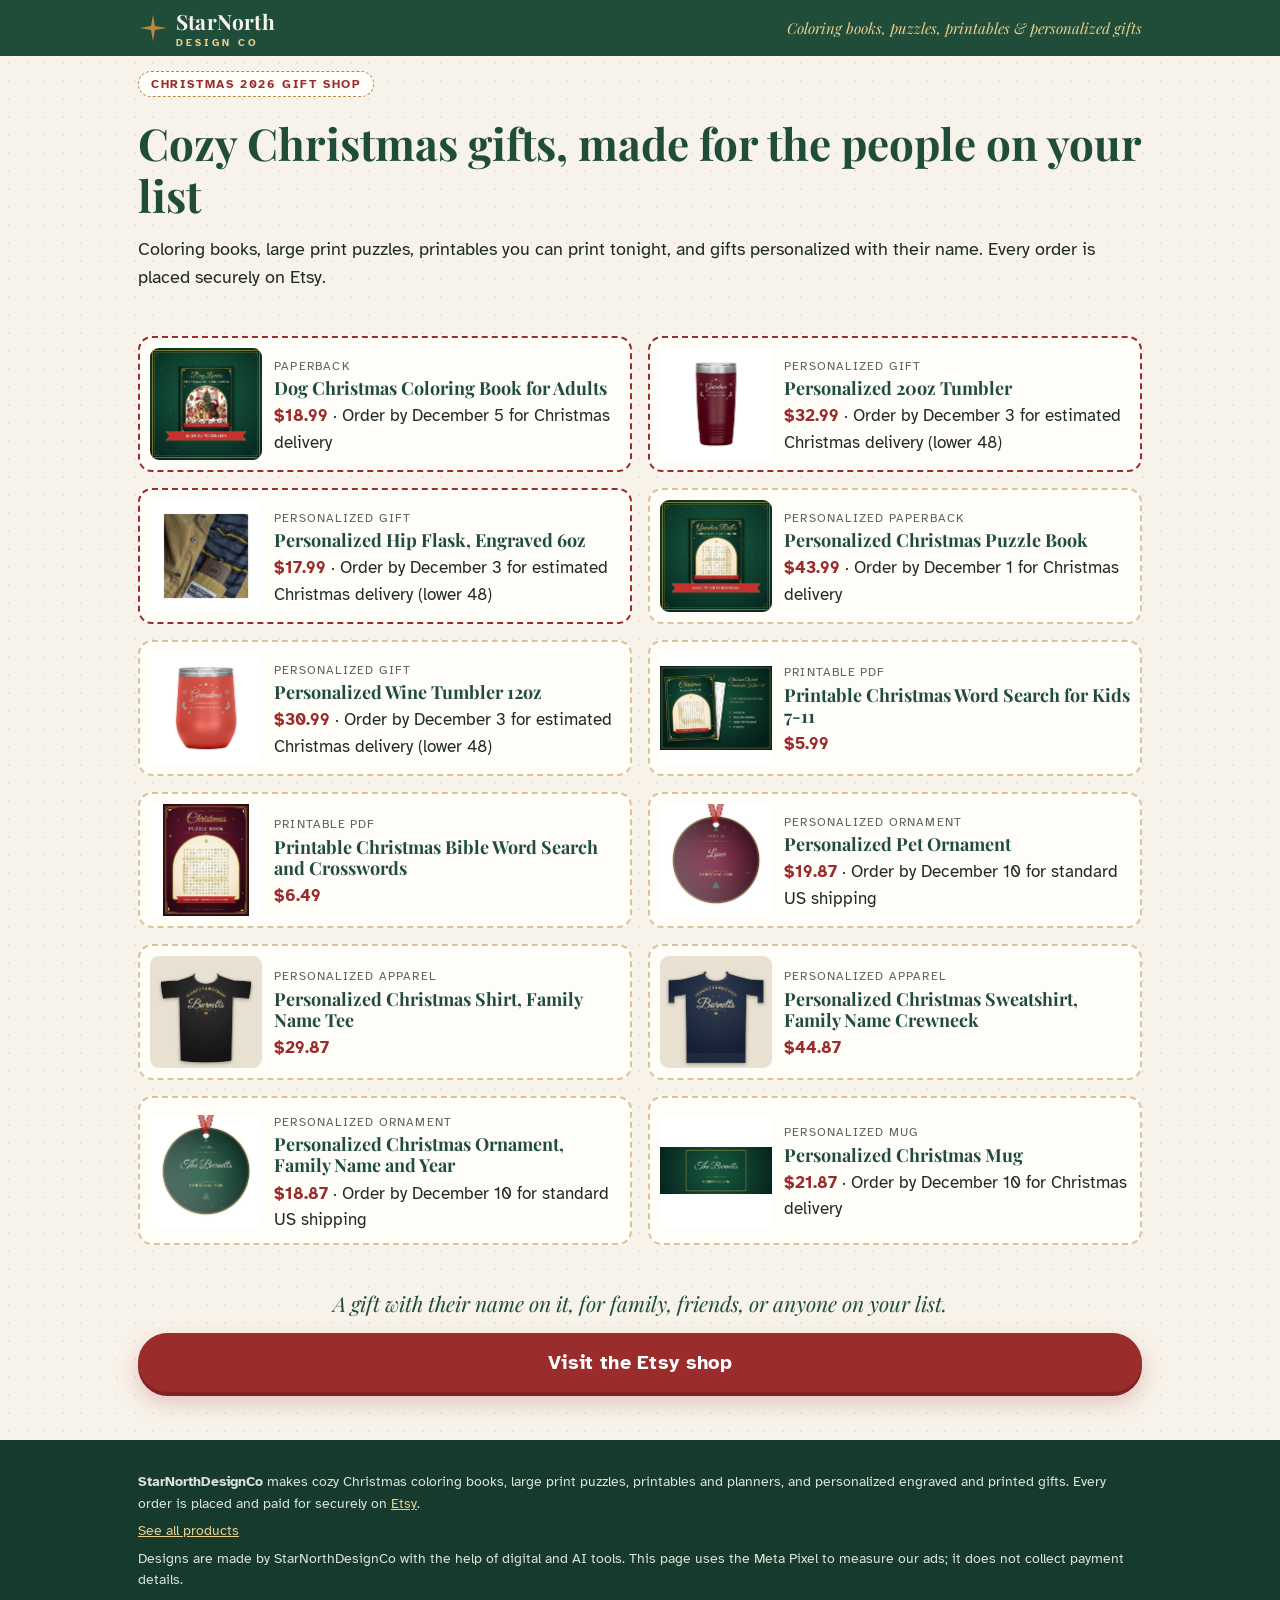
<file: index.html>
<!doctype html>
<html lang="en"><head>
<meta charset="utf-8"><meta name="viewport" content="width=device-width,initial-scale=1,viewport-fit=cover">
<title>StarNorthDesignCo | Christmas Coloring Books, Puzzles, Printables &amp; Personalized Gifts</title>
<meta name="description" content="Cozy Christmas coloring books, large print puzzles, printables and personalized gifts from StarNorthDesignCo, each sold on Etsy.">
<meta name="theme-color" content="#1F4D3A">
<meta property="og:type" content="product"><meta property="og:title" content="StarNorthDesignCo | Christmas Coloring Books, Puzzles, Printables &amp; Personalized Gifts">
<meta property="og:description" content="Cozy Christmas coloring books, large print puzzles, printables and personalized gifts from StarNorthDesignCo, each sold on Etsy."><meta property="og:image" content="https://dburnett11155-rgb.github.io/starnorth-gifts/img/dog-book/1.jpg">
<link rel="canonical" href="https://dburnett11155-rgb.github.io/starnorth-gifts/">
<link rel="preload" href="./assets/fonts/playfair-bold.woff2" as="font" type="font/woff2" crossorigin>
<link rel="stylesheet" href="./assets/style.css?v=20261118">
<link rel="icon" href="data:image/svg+xml,%3Csvg xmlns='http://www.w3.org/2000/svg' viewBox='0 0 40 40'%3E%3Cpath d='M20 2 L22.6 17.4 L38 20 L22.6 22.6 L20 38 L17.4 22.6 L2 20 L17.4 17.4 Z' fill='%23B8893B'/%3E%3C/svg%3E">
<script src="./config.js?v=20261118"></script>
<script src="./assets/pixel.js?v=20261118" defer></script>
</head>
<body>
<header class="top"><div class="wrap">
<a class="brand" href="./"><svg width="30" height="30" viewBox="0 0 40 40" aria-hidden="true"><path d="M20 2 L22.6 17.4 L38 20 L22.6 22.6 L20 38 L17.4 22.6 L2 20 L17.4 17.4 Z" fill="#B8893B"/></svg><span><b>StarNorth</b><small>DESIGN CO</small></span></a>
<span class="tag">Coloring books, puzzles, printables &amp; personalized gifts</span>
</div></header>
<main>
<div class="hero"><div class="wrap">
<span class="eyebrow">Christmas 2026 gift shop</span>
<h1>Cozy Christmas gifts, made for the people on your list</h1>
<p class="sub">Coloring books, large print puzzles, printables you can print tonight, and gifts personalized with their name. Every order is placed securely on Etsy.</p>
</div></div>
<section><div class="wrap"><div class="cards"><a class="pcard featured" href="dog-christmas-coloring-book/"><img src="img/dog-book/1.jpg" alt="Dog Lovers Christmas Coloring Book paperback cover with 26 dog portraits" width="900" height="900" loading="lazy"><span><span class="k">Paperback</span><h3>Dog Christmas Coloring Book for Adults</h3><span class="pp">$18.99</span> · <span>Order by December 5 for Christmas delivery</span></span></a><a class="pcard featured" href="personalized-tumbler-20oz/"><img src="img/tumbler-20oz/1.jpg" alt="Personalized 20oz tumbler in burgundy, laser engraved with the name Grandma and Christmas 2026 in silver steel" width="900" height="900" loading="lazy"><span><span class="k">Personalized gift</span><h3>Personalized 20oz Tumbler</h3><span class="pp">$32.99</span> · <span>Order by December 3 for estimated Christmas delivery (lower 48)</span></span></a><a class="pcard featured" href="personalized-hip-flask/"><img src="img/hip-flask/1.jpg" alt="Personalized 6oz hip flask engraved JRB tucked in a coat pocket" width="900" height="900" loading="lazy"><span><span class="k">Personalized gift</span><h3>Personalized Hip Flask, Engraved 6oz</h3><span class="pp">$17.99</span> · <span>Order by December 3 for estimated Christmas delivery (lower 48)</span></span></a><a class="pcard" href="personalized-christmas-puzzle-book/"><img src="img/puzzle-book/1.jpg" alt="Personalized Christmas puzzle book titled Grandma Ruth&#x27;s Christmas Puzzle Book" width="900" height="900" loading="lazy"><span><span class="k">Personalized paperback</span><h3>Personalized Christmas Puzzle Book</h3><span class="pp">$43.99</span> · <span>Order by December 1 for Christmas delivery</span></span></a><a class="pcard" href="personalized-wine-tumbler/"><img src="img/wine-tumbler/1.jpg" alt="Personalized 12oz wine tumbler in coral, laser engraved with Grandma and Christmas 2026 in silver steel" width="900" height="900" loading="lazy"><span><span class="k">Personalized gift</span><h3>Personalized Wine Tumbler 12oz</h3><span class="pp">$30.99</span> · <span>Order by December 3 for estimated Christmas delivery (lower 48)</span></span></a><a class="pcard" href="kids-christmas-word-search/"><img src="img/kids-word-search/1.jpg" alt="Christmas word search for kids printable with cover and puzzle pages" width="900" height="900" loading="lazy"><span><span class="k">Printable PDF</span><h3>Printable Christmas Word Search for Kids 7-11</h3><span class="pp">$5.99</span></span></a><a class="pcard" href="bible-word-search-crosswords/"><img src="img/bible-word-search/1.jpg" alt="Cover of The Christmas Story Puzzle Book: Bible Word Search and Crosswords" width="900" height="900" loading="lazy"><span><span class="k">Printable PDF</span><h3>Printable Christmas Bible Word Search and Crosswords</h3><span class="pp">$6.49</span></span></a><a class="pcard" href="personalized-pet-ornament/"><img src="img/pet-ornament/1.jpg" alt="Personalized pet ornament reading Our Girl Luna Christmas 2026" width="900" height="900" loading="lazy"><span><span class="k">Personalized ornament</span><h3>Personalized Pet Ornament</h3><span class="pp">$19.87</span> · <span>Order by December 10 for standard US shipping</span></span></a><a class="pcard" href="personalized-family-christmas-shirt/"><img src="img/family-shirt/1.jpg" alt="Personalized family Christmas shirt in black reading Family Christmas The Burnetts 2026" width="900" height="900" loading="lazy"><span><span class="k">Personalized apparel</span><h3>Personalized Christmas Shirt, Family Name Tee</h3><span class="pp">$29.87</span></span></a><a class="pcard" href="personalized-family-christmas-sweatshirt/"><img src="img/family-sweatshirt/1.jpg" alt="Personalized family Christmas sweatshirt in navy reading Family Christmas The Burnetts 2026" width="900" height="900" loading="lazy"><span><span class="k">Personalized apparel</span><h3>Personalized Christmas Sweatshirt, Family Name Crewneck</h3><span class="pp">$44.87</span></span></a><a class="pcard" href="personalized-family-christmas-ornament/"><img src="img/family-ornament/1.jpg" alt="Personalized family Christmas ornament reading Family The Burnetts Christmas 2026" width="900" height="900" loading="lazy"><span><span class="k">Personalized ornament</span><h3>Personalized Christmas Ornament, Family Name and Year</h3><span class="pp">$18.87</span> · <span>Order by December 10 for standard US shipping</span></span></a><a class="pcard" href="personalized-christmas-mug/"><img src="img/christmas-mug/1.jpg" alt="Personalized Christmas mug print design reading The Burnetts Christmas 2026" width="900" height="900" loading="lazy"><span><span class="k">Personalized mug</span><h3>Personalized Christmas Mug</h3><span class="pp">$21.87</span> · <span>Order by December 10 for Christmas delivery</span></span></a></div></div></section>
<section><div class="wrap"><p class="core">A gift with their name on it, for family, friends, or anyone on your list.</p>
<a class="btn" data-etsy data-listing="shop" data-name="StarNorthDesignCo shop" data-price="0" data-placement="index" href="https://www.etsy.com/shop/StarNorthDesignCo" rel="noopener">Visit the Etsy shop</a></div></section>
</main>
<footer class="foot"><div class="wrap">
<p><b>StarNorthDesignCo</b> makes cozy Christmas coloring books, large print puzzles, printables and planners, and personalized engraved and printed gifts. Every order is placed and paid for securely on <a href="https://www.etsy.com/shop/StarNorthDesignCo" rel="noopener">Etsy</a>.</p>
<p><a href="./">See all products</a></p>
<p>Designs are made by StarNorthDesignCo with the help of digital and AI tools. This page uses the Meta Pixel to measure our ads; it does not collect payment details.</p>
</div></footer>
</body></html>
</file>
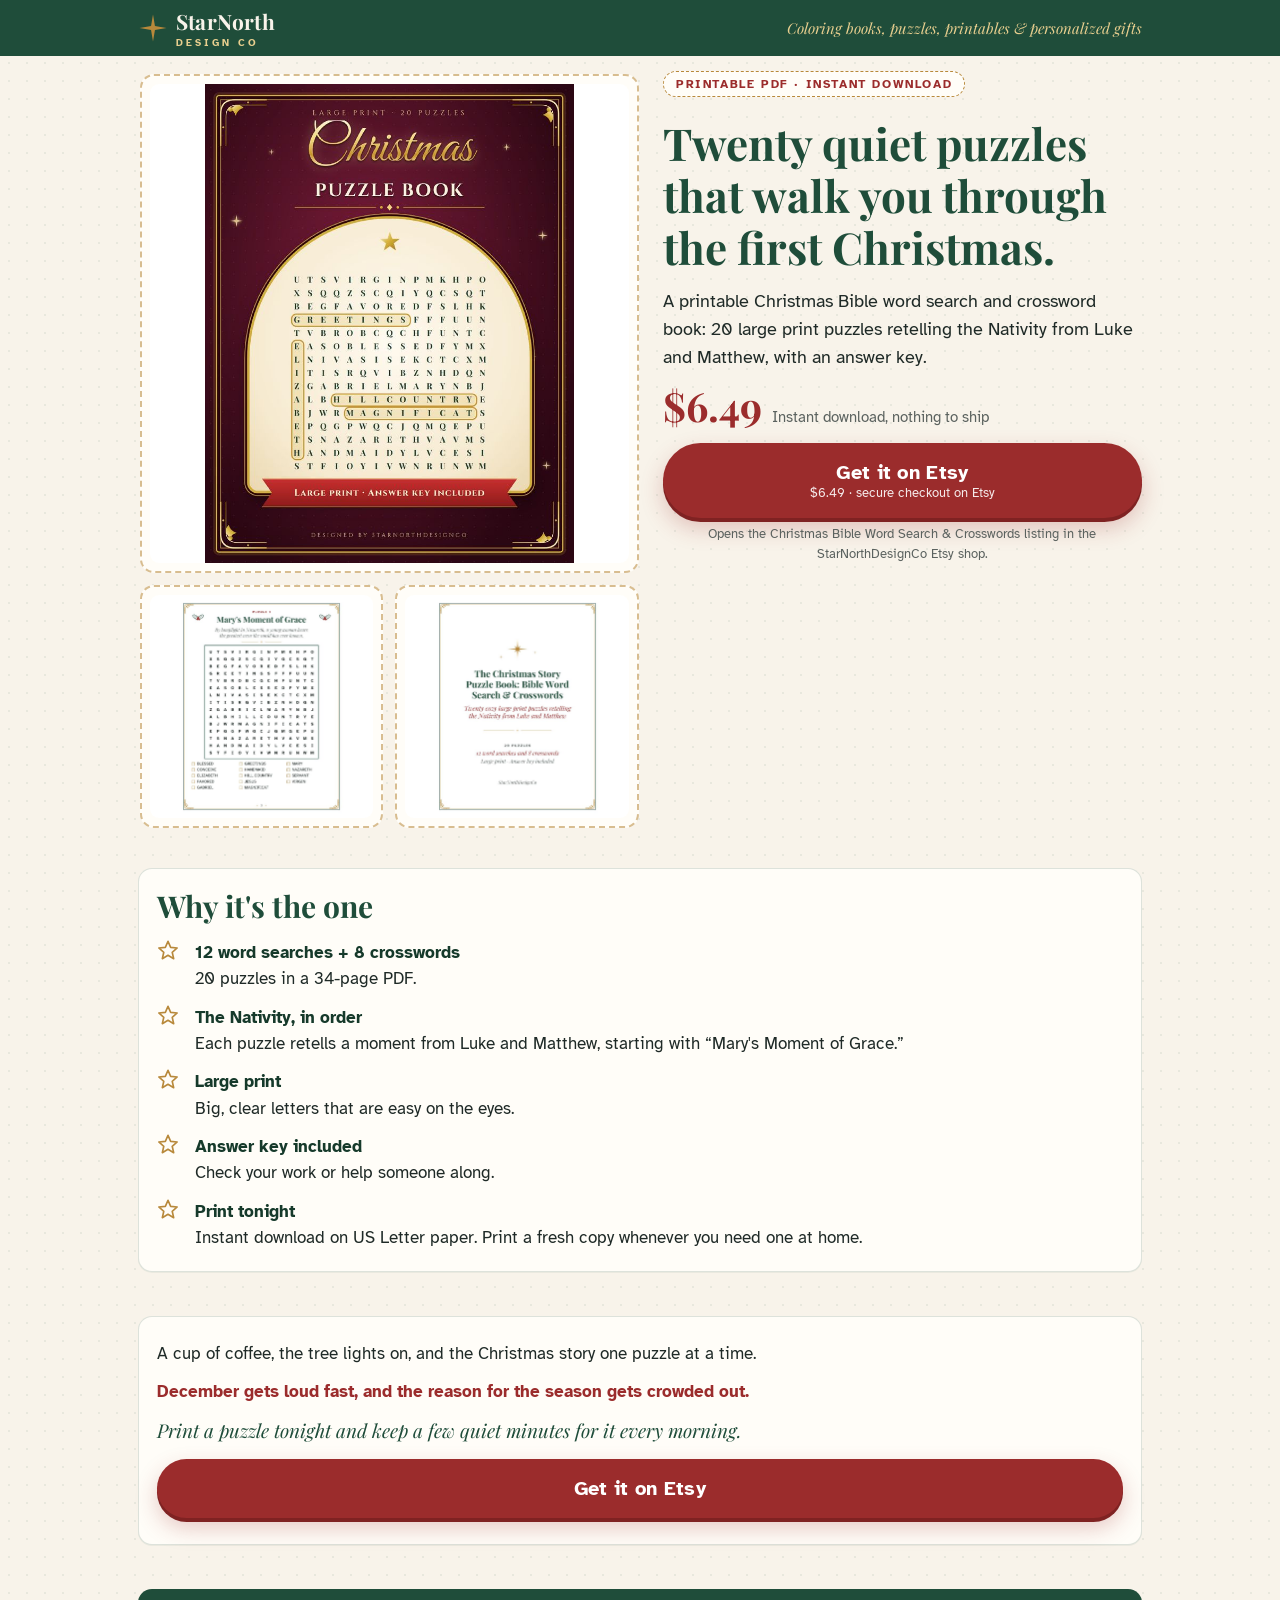
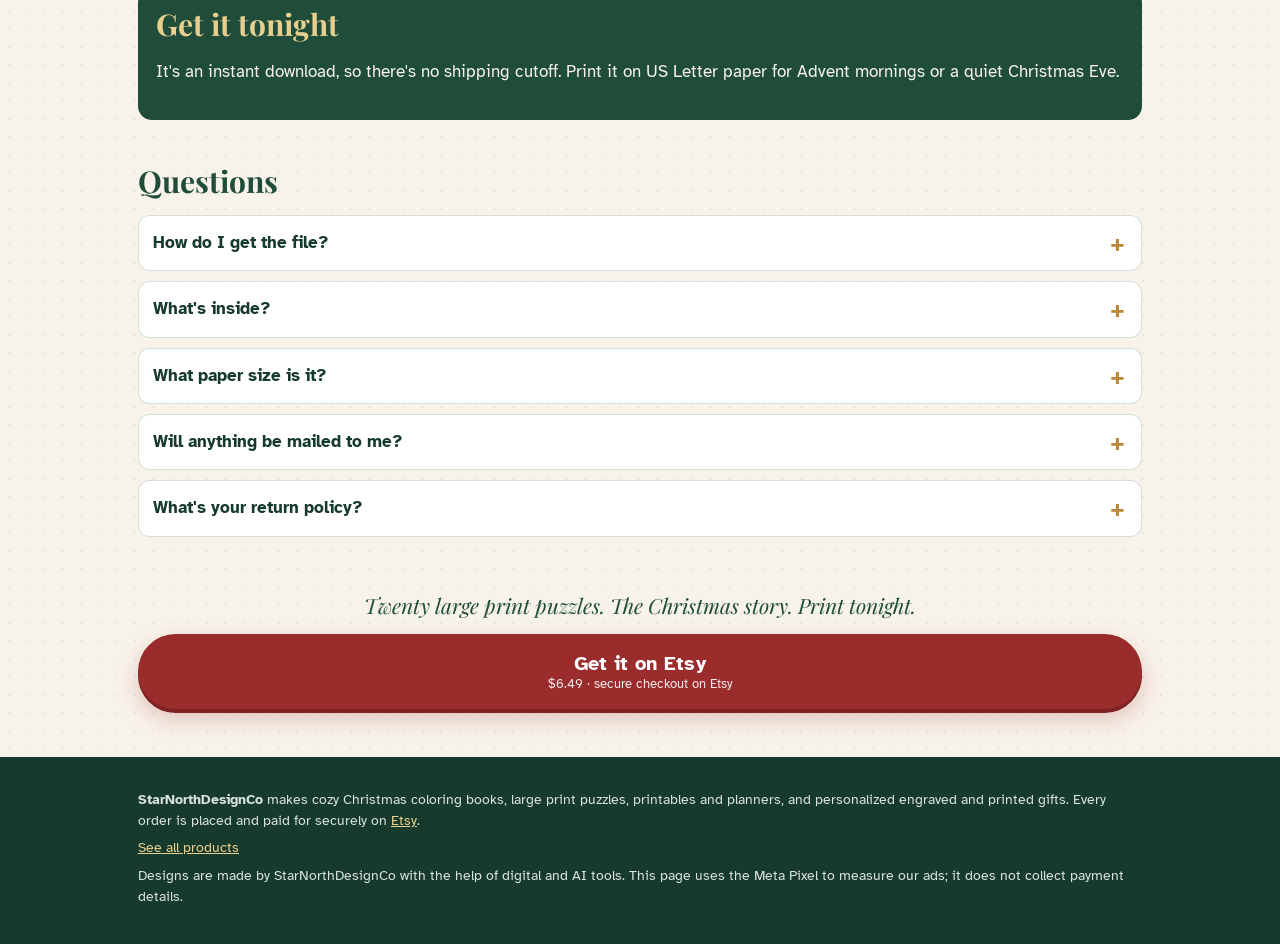
<file: bible-word-search-crosswords/index.html>
<!doctype html>
<html lang="en"><head>
<meta charset="utf-8"><meta name="viewport" content="width=device-width,initial-scale=1,viewport-fit=cover">
<title>Printable Christmas Bible Word Search and Crosswords, Large Print Nativity Puzzles PDF | StarNorthDesignCo</title>
<meta name="description" content="The Christmas Story Puzzle Book: 20 large print Bible word searches and crosswords retelling the Nativity from Luke and Matthew. Printable PDF, $6.49, answer key included.">
<meta name="theme-color" content="#1F4D3A">
<meta property="og:type" content="product"><meta property="og:title" content="Printable Christmas Bible Word Search and Crosswords, Large Print Nativity Puzzles PDF | StarNorthDesignCo">
<meta property="og:description" content="The Christmas Story Puzzle Book: 20 large print Bible word searches and crosswords retelling the Nativity from Luke and Matthew. Printable PDF, $6.49, answer key included."><meta property="og:image" content="https://dburnett11155-rgb.github.io/starnorth-gifts/img/bible-word-search/1.jpg">
<link rel="canonical" href="https://dburnett11155-rgb.github.io/starnorth-gifts/bible-word-search-crosswords/">
<link rel="preload" href="../assets/fonts/playfair-bold.woff2" as="font" type="font/woff2" crossorigin>
<link rel="stylesheet" href="../assets/style.css?v=20261118">
<link rel="icon" href="data:image/svg+xml,%3Csvg xmlns='http://www.w3.org/2000/svg' viewBox='0 0 40 40'%3E%3Cpath d='M20 2 L22.6 17.4 L38 20 L22.6 22.6 L20 38 L17.4 22.6 L2 20 L17.4 17.4 Z' fill='%23B8893B'/%3E%3C/svg%3E">
<script src="../config.js?v=20261118"></script>
<script src="../assets/pixel.js?v=20261118" defer></script>
<script type="application/ld+json">{"@context": "https://schema.org", "@type": "Product", "name": "Printable Christmas Bible Word Search and Crosswords", "description": "A printable Christmas Bible word search and crossword book: 20 large print puzzles retelling the Nativity from Luke and Matthew, with an answer key.", "image": ["https://dburnett11155-rgb.github.io/starnorth-gifts/img/bible-word-search/1.jpg"], "brand": {"@type": "Brand", "name": "StarNorthDesignCo"}, "sku": "4617508298", "offers": {"@type": "Offer", "price": "6.49", "priceCurrency": "USD", "availability": "https://schema.org/InStock", "url": "https://www.etsy.com/listing/4617508298"}}</script>
<script type="application/ld+json">{"@context": "https://schema.org", "@type": "FAQPage", "mainEntity": [{"@type": "Question", "name": "How do I get the file?", "acceptedAnswer": {"@type": "Answer", "text": "Right after checkout, Etsy makes the PDF available to download from your Purchases page."}}, {"@type": "Question", "name": "What's inside?", "acceptedAnswer": {"@type": "Answer", "text": "The Christmas Story Puzzle Book: 12 word searches and 8 crosswords (20 puzzles) retelling the Nativity from Luke and Matthew, with an answer key. 34 pages."}}, {"@type": "Question", "name": "What paper size is it?", "acceptedAnswer": {"@type": "Answer", "text": "US Letter (8.5 \u00d7 11 in)."}}, {"@type": "Question", "name": "Will anything be mailed to me?", "acceptedAnswer": {"@type": "Answer", "text": "No. This is a digital download only. You print it at home."}}, {"@type": "Question", "name": "What's your return policy?", "acceptedAnswer": {"@type": "Answer", "text": "Digital files can't be returned once delivered. If anything in your file is wrong, message us on Etsy and we'll send a corrected version. The file is for personal use, so please don't resell or share it."}}]}</script>
</head>
<body>
<header class="top"><div class="wrap">
<a class="brand" href="../"><svg width="30" height="30" viewBox="0 0 40 40" aria-hidden="true"><path d="M20 2 L22.6 17.4 L38 20 L22.6 22.6 L20 38 L17.4 22.6 L2 20 L17.4 17.4 Z" fill="#B8893B"/></svg><span><b>StarNorth</b><small>DESIGN CO</small></span></a>
<span class="tag">Coloring books, puzzles, printables &amp; personalized gifts</span>
</div></header>
<main>
<div class="hero"><div class="wrap grid">
 <div><div class="gallery"><figure><img src="../img/bible-word-search/1.jpg" alt="Cover of The Christmas Story Puzzle Book: Bible Word Search and Crosswords" width="900" height="900" fetchpriority="high" decoding="async"></figure><figure><img src="../img/bible-word-search/2.jpg" alt="Inside page of the Christmas Bible puzzle book" width="900" height="900" loading="lazy" decoding="async"></figure><figure><img src="../img/bible-word-search/3.jpg" alt="Puzzle 1 Mary&#x27;s Moment of Grace large print Bible word search" width="900" height="900" loading="lazy" decoding="async"></figure></div><p class="hint">Swipe for more photos</p></div>
 <div>
  <span class="eyebrow">Printable PDF · instant download</span>
  <h1>Twenty quiet puzzles that walk you through the first Christmas.</h1>
  <p class="sub">A printable Christmas Bible word search and crossword book: 20 large print puzzles retelling the Nativity from Luke and Matthew, with an answer key.</p>
  <div class="price"><strong>$6.49</strong><span>Instant download, nothing to ship</span></div>
  
  <a class="btn" data-etsy data-listing="4617508298" data-name="Christmas Bible Word Search &amp; Crosswords" data-price="6.49" data-placement="hero" href="https://www.etsy.com/listing/4617508298" rel="noopener">Get it on Etsy<small>$6.49 · secure checkout on Etsy</small></a>
  <p class="fine">Opens the Christmas Bible Word Search &amp; Crosswords listing in the StarNorthDesignCo Etsy shop.</p>
 </div>
</div></div>
<section><div class="wrap"><div class="card"><h2>Why it's the one</h2><ul class="bul"><li><svg class="star" width="22" height="22" viewBox="0 0 24 24" aria-hidden="true"><path d="M12 1.5l2.9 6.6 7.1.6-5.4 4.7 1.6 7-6.2-3.7-6.2 3.7 1.6-7L2 8.7l7.1-.6z" fill="none" stroke="#B8893B" stroke-width="1.8" stroke-linejoin="round"/></svg><span><b>12 word searches + 8 crosswords</b>20 puzzles in a 34-page PDF.</span></li><li><svg class="star" width="22" height="22" viewBox="0 0 24 24" aria-hidden="true"><path d="M12 1.5l2.9 6.6 7.1.6-5.4 4.7 1.6 7-6.2-3.7-6.2 3.7 1.6-7L2 8.7l7.1-.6z" fill="none" stroke="#B8893B" stroke-width="1.8" stroke-linejoin="round"/></svg><span><b>The Nativity, in order</b>Each puzzle retells a moment from Luke and Matthew, starting with “Mary&#x27;s Moment of Grace.”</span></li><li><svg class="star" width="22" height="22" viewBox="0 0 24 24" aria-hidden="true"><path d="M12 1.5l2.9 6.6 7.1.6-5.4 4.7 1.6 7-6.2-3.7-6.2 3.7 1.6-7L2 8.7l7.1-.6z" fill="none" stroke="#B8893B" stroke-width="1.8" stroke-linejoin="round"/></svg><span><b>Large print</b>Big, clear letters that are easy on the eyes.</span></li><li><svg class="star" width="22" height="22" viewBox="0 0 24 24" aria-hidden="true"><path d="M12 1.5l2.9 6.6 7.1.6-5.4 4.7 1.6 7-6.2-3.7-6.2 3.7 1.6-7L2 8.7l7.1-.6z" fill="none" stroke="#B8893B" stroke-width="1.8" stroke-linejoin="round"/></svg><span><b>Answer key included</b>Check your work or help someone along.</span></li><li><svg class="star" width="22" height="22" viewBox="0 0 24 24" aria-hidden="true"><path d="M12 1.5l2.9 6.6 7.1.6-5.4 4.7 1.6 7-6.2-3.7-6.2 3.7 1.6-7L2 8.7l7.1-.6z" fill="none" stroke="#B8893B" stroke-width="1.8" stroke-linejoin="round"/></svg><span><b>Print tonight</b>Instant download on US Letter paper. Print a fresh copy whenever you need one at home.</span></li></ul></div></div></section>

<section><div class="wrap"><div class="card swing"><p>A cup of coffee, the tree lights on, and the Christmas story one puzzle at a time.</p><p class="pinch">December gets loud fast, and the reason for the season gets crowded out.</p><p class="relief">Print a puzzle tonight and keep a few quiet minutes for it every morning.</p><a class="btn" data-etsy data-listing="4617508298" data-name="Christmas Bible Word Search &amp; Crosswords" data-price="6.49" data-placement="story" href="https://www.etsy.com/listing/4617508298" rel="noopener">Get it on Etsy</a></div></div></section>
<section><div class="wrap"><div class="timing"><h2>Get it tonight</h2><p>It&#x27;s an instant download, so there&#x27;s no shipping cutoff. Print it on US Letter paper for Advent mornings or a quiet Christmas Eve.</p></div></div></section>
<section><div class="wrap"><h2>Questions</h2><details><summary>How do I get the file?</summary><p>Right after checkout, Etsy makes the PDF available to download from your Purchases page.</p></details><details><summary>What&#x27;s inside?</summary><p>The Christmas Story Puzzle Book: 12 word searches and 8 crosswords (20 puzzles) retelling the Nativity from Luke and Matthew, with an answer key. 34 pages.</p></details><details><summary>What paper size is it?</summary><p>US Letter (8.5 × 11 in).</p></details><details><summary>Will anything be mailed to me?</summary><p>No. This is a digital download only. You print it at home.</p></details><details><summary>What&#x27;s your return policy?</summary><p>Digital files can&#x27;t be returned once delivered. If anything in your file is wrong, message us on Etsy and we&#x27;ll send a corrected version. The file is for personal use, so please don&#x27;t resell or share it.</p></details></div></section>
<section><div class="wrap"><p class="core">Twenty large print puzzles. The Christmas story. Print tonight.</p><a class="btn" data-etsy data-listing="4617508298" data-name="Christmas Bible Word Search &amp; Crosswords" data-price="6.49" data-placement="bottom" href="https://www.etsy.com/listing/4617508298" rel="noopener">Get it on Etsy<small>$6.49 · secure checkout on Etsy</small></a></div></section>
</main>
<footer class="foot"><div class="wrap">
<p><b>StarNorthDesignCo</b> makes cozy Christmas coloring books, large print puzzles, printables and planners, and personalized engraved and printed gifts. Every order is placed and paid for securely on <a href="https://www.etsy.com/shop/StarNorthDesignCo" rel="noopener">Etsy</a>.</p>
<p><a href="../">See all products</a></p>
<p>Designs are made by StarNorthDesignCo with the help of digital and AI tools. This page uses the Meta Pixel to measure our ads; it does not collect payment details.</p>
</div></footer>
<div class="sticky"><div class="wrap"><div class="p">$6.49<small>Instant download, nothing to ship</small></div><a class="btn" data-etsy data-listing="4617508298" data-name="Christmas Bible Word Search &amp; Crosswords" data-price="6.49" data-placement="sticky" href="https://www.etsy.com/listing/4617508298" rel="noopener">Get it on Etsy</a></div></div>
</body></html>
</file>
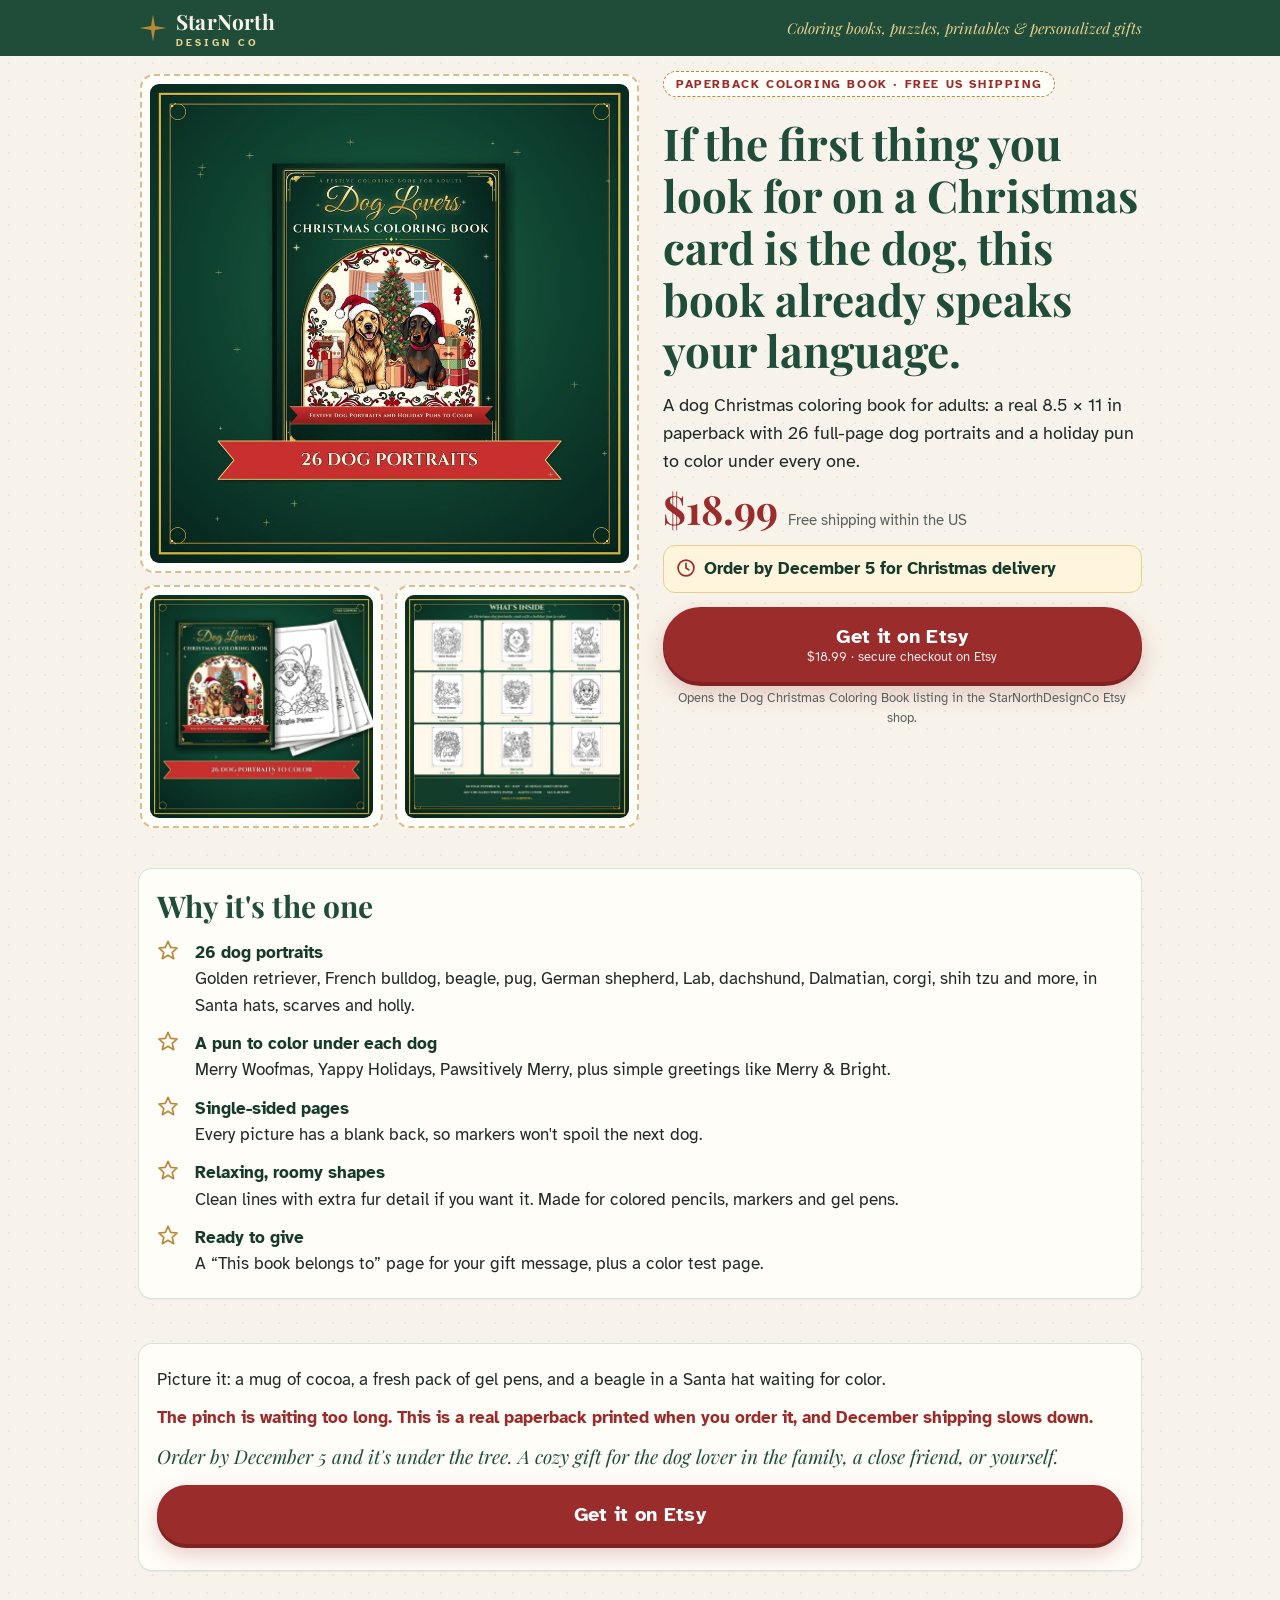
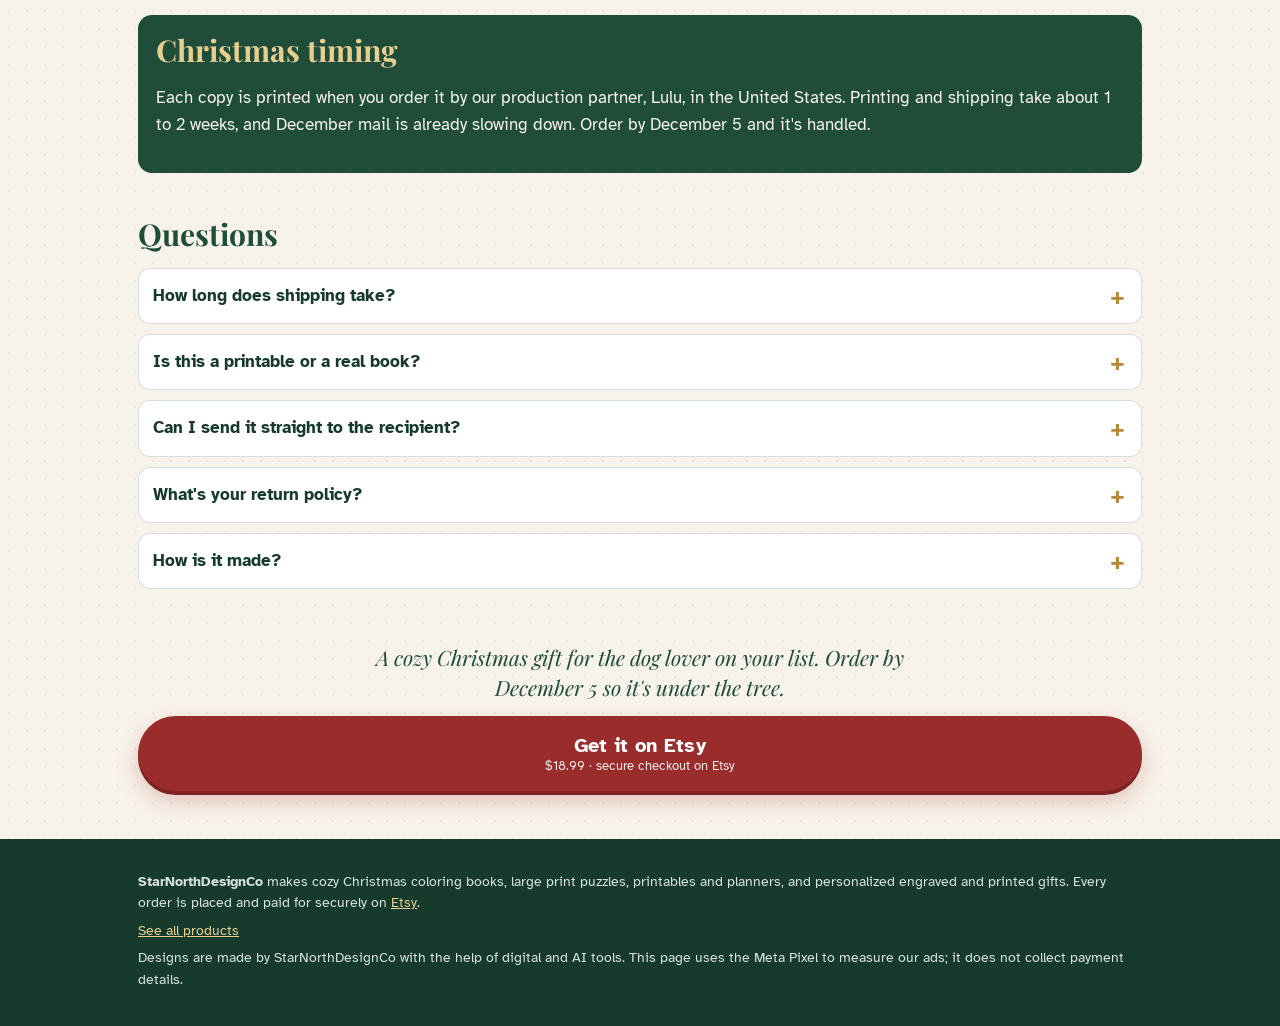
<file: dog-christmas-coloring-book/index.html>
<!doctype html>
<html lang="en"><head>
<meta charset="utf-8"><meta name="viewport" content="width=device-width,initial-scale=1,viewport-fit=cover">
<title>Dog Christmas Coloring Book for Adults, 26 Dog Portraits Paperback | StarNorthDesignCo</title>
<meta name="description" content="Dog Christmas coloring book for adults: a 60-page 8.5 x 11 in paperback with 26 dog breed portraits and holiday puns. $18.99 with free US shipping. Order by Dec 5 for Christmas.">
<meta name="theme-color" content="#1F4D3A">
<meta property="og:type" content="product"><meta property="og:title" content="Dog Christmas Coloring Book for Adults, 26 Dog Portraits Paperback | StarNorthDesignCo">
<meta property="og:description" content="Dog Christmas coloring book for adults: a 60-page 8.5 x 11 in paperback with 26 dog breed portraits and holiday puns. $18.99 with free US shipping. Order by Dec 5 for Christmas."><meta property="og:image" content="https://dburnett11155-rgb.github.io/starnorth-gifts/img/dog-book/1.jpg">
<link rel="canonical" href="https://dburnett11155-rgb.github.io/starnorth-gifts/dog-christmas-coloring-book/">
<link rel="preload" href="../assets/fonts/playfair-bold.woff2" as="font" type="font/woff2" crossorigin>
<link rel="stylesheet" href="../assets/style.css?v=20261118">
<link rel="icon" href="data:image/svg+xml,%3Csvg xmlns='http://www.w3.org/2000/svg' viewBox='0 0 40 40'%3E%3Cpath d='M20 2 L22.6 17.4 L38 20 L22.6 22.6 L20 38 L17.4 22.6 L2 20 L17.4 17.4 Z' fill='%23B8893B'/%3E%3C/svg%3E">
<script src="../config.js?v=20261118"></script>
<script src="../assets/pixel.js?v=20261118" defer></script>
<script type="application/ld+json">{"@context": "https://schema.org", "@type": "Product", "name": "Dog Christmas Coloring Book for Adults", "description": "A dog Christmas coloring book for adults: a real 8.5 \u00d7 11 in paperback with 26 full-page dog portraits and a holiday pun to color under every one.", "image": ["https://dburnett11155-rgb.github.io/starnorth-gifts/img/dog-book/1.jpg"], "brand": {"@type": "Brand", "name": "StarNorthDesignCo"}, "sku": "4612474808", "offers": {"@type": "Offer", "price": "18.99", "priceCurrency": "USD", "availability": "https://schema.org/InStock", "url": "https://www.etsy.com/listing/4612474808"}}</script>
<script type="application/ld+json">{"@context": "https://schema.org", "@type": "FAQPage", "mainEntity": [{"@type": "Question", "name": "How long does shipping take?", "acceptedAnswer": {"@type": "Answer", "text": "Each copy is printed to order by Lulu in the United States and ships free within the US. Printing and shipping take about 1 to 2 weeks. For Christmas, order by December 5 and check the estimated delivery date at Etsy checkout."}}, {"@type": "Question", "name": "Is this a printable or a real book?", "acceptedAnswer": {"@type": "Answer", "text": "It's a printed paperback, 8.5 \u00d7 11 in, 60 pages, glue-bound, mailed to you. If you'd rather print at home, the shop also sells a printable PDF version on Etsy."}}, {"@type": "Question", "name": "Can I send it straight to the recipient?", "acceptedAnswer": {"@type": "Answer", "text": "Yes. Enter their address at Etsy checkout. The \u201cThis book belongs to\u201d page is there for their name or your message."}}, {"@type": "Question", "name": "What's your return policy?", "acceptedAnswer": {"@type": "Answer", "text": "Each book is printed just for your order, so please see the Returns & exchanges section on the Etsy listing for the full policy. If your book arrives damaged or misprinted, message us on Etsy and we'll make it right."}}, {"@type": "Question", "name": "How is it made?", "acceptedAnswer": {"@type": "Answer", "text": "Designed by StarNorthDesignCo with the help of digital and AI tools, then printed and shipped by our production partner, Lulu, in the United States."}}]}</script>
</head>
<body>
<header class="top"><div class="wrap">
<a class="brand" href="../"><svg width="30" height="30" viewBox="0 0 40 40" aria-hidden="true"><path d="M20 2 L22.6 17.4 L38 20 L22.6 22.6 L20 38 L17.4 22.6 L2 20 L17.4 17.4 Z" fill="#B8893B"/></svg><span><b>StarNorth</b><small>DESIGN CO</small></span></a>
<span class="tag">Coloring books, puzzles, printables &amp; personalized gifts</span>
</div></header>
<main>
<div class="hero"><div class="wrap grid">
 <div><div class="gallery"><figure><img src="../img/dog-book/1.jpg" alt="Dog Lovers Christmas Coloring Book paperback cover with 26 dog portraits" width="900" height="900" fetchpriority="high" decoding="async"></figure><figure><img src="../img/dog-book/2.jpg" alt="Dog Christmas coloring book cover with sample coloring pages" width="900" height="900" loading="lazy" decoding="async"></figure><figure><img src="../img/dog-book/3.jpg" alt="Inside the dog Christmas coloring book: nine of the 26 dog portrait pages" width="900" height="900" loading="lazy" decoding="async"></figure></div><p class="hint">Swipe for more photos</p></div>
 <div>
  <span class="eyebrow">Paperback coloring book · free US shipping</span>
  <h1>If the first thing you look for on a Christmas card is the dog, this book already speaks your language.</h1>
  <p class="sub">A dog Christmas coloring book for adults: a real 8.5 × 11 in paperback with 26 full-page dog portraits and a holiday pun to color under every one.</p>
  <div class="price"><strong>$18.99</strong><span>Free shipping within the US</span></div>
  <div class="cutoff"><svg width="20" height="20" viewBox="0 0 24 24" aria-hidden="true"><circle cx="12" cy="12" r="9.5" fill="none" stroke="#9B2C2C" stroke-width="2"/><path d="M12 6.5V12l3.5 2.2" fill="none" stroke="#9B2C2C" stroke-width="2" stroke-linecap="round"/></svg><span>Order by December 5 for Christmas delivery</span></div>
  <a class="btn" data-etsy data-listing="4612474808" data-name="Dog Christmas Coloring Book" data-price="18.99" data-placement="hero" href="https://www.etsy.com/listing/4612474808" rel="noopener">Get it on Etsy<small>$18.99 · secure checkout on Etsy</small></a>
  <p class="fine">Opens the Dog Christmas Coloring Book listing in the StarNorthDesignCo Etsy shop.</p>
 </div>
</div></div>
<section><div class="wrap"><div class="card"><h2>Why it's the one</h2><ul class="bul"><li><svg class="star" width="22" height="22" viewBox="0 0 24 24" aria-hidden="true"><path d="M12 1.5l2.9 6.6 7.1.6-5.4 4.7 1.6 7-6.2-3.7-6.2 3.7 1.6-7L2 8.7l7.1-.6z" fill="none" stroke="#B8893B" stroke-width="1.8" stroke-linejoin="round"/></svg><span><b>26 dog portraits</b>Golden retriever, French bulldog, beagle, pug, German shepherd, Lab, dachshund, Dalmatian, corgi, shih tzu and more, in Santa hats, scarves and holly.</span></li><li><svg class="star" width="22" height="22" viewBox="0 0 24 24" aria-hidden="true"><path d="M12 1.5l2.9 6.6 7.1.6-5.4 4.7 1.6 7-6.2-3.7-6.2 3.7 1.6-7L2 8.7l7.1-.6z" fill="none" stroke="#B8893B" stroke-width="1.8" stroke-linejoin="round"/></svg><span><b>A pun to color under each dog</b>Merry Woofmas, Yappy Holidays, Pawsitively Merry, plus simple greetings like Merry &amp; Bright.</span></li><li><svg class="star" width="22" height="22" viewBox="0 0 24 24" aria-hidden="true"><path d="M12 1.5l2.9 6.6 7.1.6-5.4 4.7 1.6 7-6.2-3.7-6.2 3.7 1.6-7L2 8.7l7.1-.6z" fill="none" stroke="#B8893B" stroke-width="1.8" stroke-linejoin="round"/></svg><span><b>Single-sided pages</b>Every picture has a blank back, so markers won&#x27;t spoil the next dog.</span></li><li><svg class="star" width="22" height="22" viewBox="0 0 24 24" aria-hidden="true"><path d="M12 1.5l2.9 6.6 7.1.6-5.4 4.7 1.6 7-6.2-3.7-6.2 3.7 1.6-7L2 8.7l7.1-.6z" fill="none" stroke="#B8893B" stroke-width="1.8" stroke-linejoin="round"/></svg><span><b>Relaxing, roomy shapes</b>Clean lines with extra fur detail if you want it. Made for colored pencils, markers and gel pens.</span></li><li><svg class="star" width="22" height="22" viewBox="0 0 24 24" aria-hidden="true"><path d="M12 1.5l2.9 6.6 7.1.6-5.4 4.7 1.6 7-6.2-3.7-6.2 3.7 1.6-7L2 8.7l7.1-.6z" fill="none" stroke="#B8893B" stroke-width="1.8" stroke-linejoin="round"/></svg><span><b>Ready to give</b>A “This book belongs to” page for your gift message, plus a color test page.</span></li></ul></div></div></section>

<section><div class="wrap"><div class="card swing"><p>Picture it: a mug of cocoa, a fresh pack of gel pens, and a beagle in a Santa hat waiting for color.</p><p class="pinch">The pinch is waiting too long. This is a real paperback printed when you order it, and December shipping slows down.</p><p class="relief">Order by December 5 and it&#x27;s under the tree. A cozy gift for the dog lover in the family, a close friend, or yourself.</p><a class="btn" data-etsy data-listing="4612474808" data-name="Dog Christmas Coloring Book" data-price="18.99" data-placement="story" href="https://www.etsy.com/listing/4612474808" rel="noopener">Get it on Etsy</a></div></div></section>
<section><div class="wrap"><div class="timing"><h2>Christmas timing</h2><p>Each copy is printed when you order it by our production partner, Lulu, in the United States. Printing and shipping take about 1 to 2 weeks, and December mail is already slowing down. Order by December 5 and it&#x27;s handled.</p></div></div></section>
<section><div class="wrap"><h2>Questions</h2><details><summary>How long does shipping take?</summary><p>Each copy is printed to order by Lulu in the United States and ships free within the US. Printing and shipping take about 1 to 2 weeks. For Christmas, order by December 5 and check the estimated delivery date at Etsy checkout.</p></details><details><summary>Is this a printable or a real book?</summary><p>It&#x27;s a printed paperback, 8.5 × 11 in, 60 pages, glue-bound, mailed to you. If you&#x27;d rather print at home, the shop also sells a printable PDF version on Etsy.</p></details><details><summary>Can I send it straight to the recipient?</summary><p>Yes. Enter their address at Etsy checkout. The “This book belongs to” page is there for their name or your message.</p></details><details><summary>What&#x27;s your return policy?</summary><p>Each book is printed just for your order, so please see the Returns &amp; exchanges section on the Etsy listing for the full policy. If your book arrives damaged or misprinted, message us on Etsy and we&#x27;ll make it right.</p></details><details><summary>How is it made?</summary><p>Designed by StarNorthDesignCo with the help of digital and AI tools, then printed and shipped by our production partner, Lulu, in the United States.</p></details></div></section>
<section><div class="wrap"><p class="core">A cozy Christmas gift for the dog lover on your list. Order by December 5 so it&#x27;s under the tree.</p><a class="btn" data-etsy data-listing="4612474808" data-name="Dog Christmas Coloring Book" data-price="18.99" data-placement="bottom" href="https://www.etsy.com/listing/4612474808" rel="noopener">Get it on Etsy<small>$18.99 · secure checkout on Etsy</small></a></div></section>
</main>
<footer class="foot"><div class="wrap">
<p><b>StarNorthDesignCo</b> makes cozy Christmas coloring books, large print puzzles, printables and planners, and personalized engraved and printed gifts. Every order is placed and paid for securely on <a href="https://www.etsy.com/shop/StarNorthDesignCo" rel="noopener">Etsy</a>.</p>
<p><a href="../">See all products</a></p>
<p>Designs are made by StarNorthDesignCo with the help of digital and AI tools. This page uses the Meta Pixel to measure our ads; it does not collect payment details.</p>
</div></footer>
<div class="sticky"><div class="wrap"><div class="p">$18.99<small>Order by December 5 for Christmas delivery</small></div><a class="btn" data-etsy data-listing="4612474808" data-name="Dog Christmas Coloring Book" data-price="18.99" data-placement="sticky" href="https://www.etsy.com/listing/4612474808" rel="noopener">Get it on Etsy</a></div></div>
</body></html>
</file>
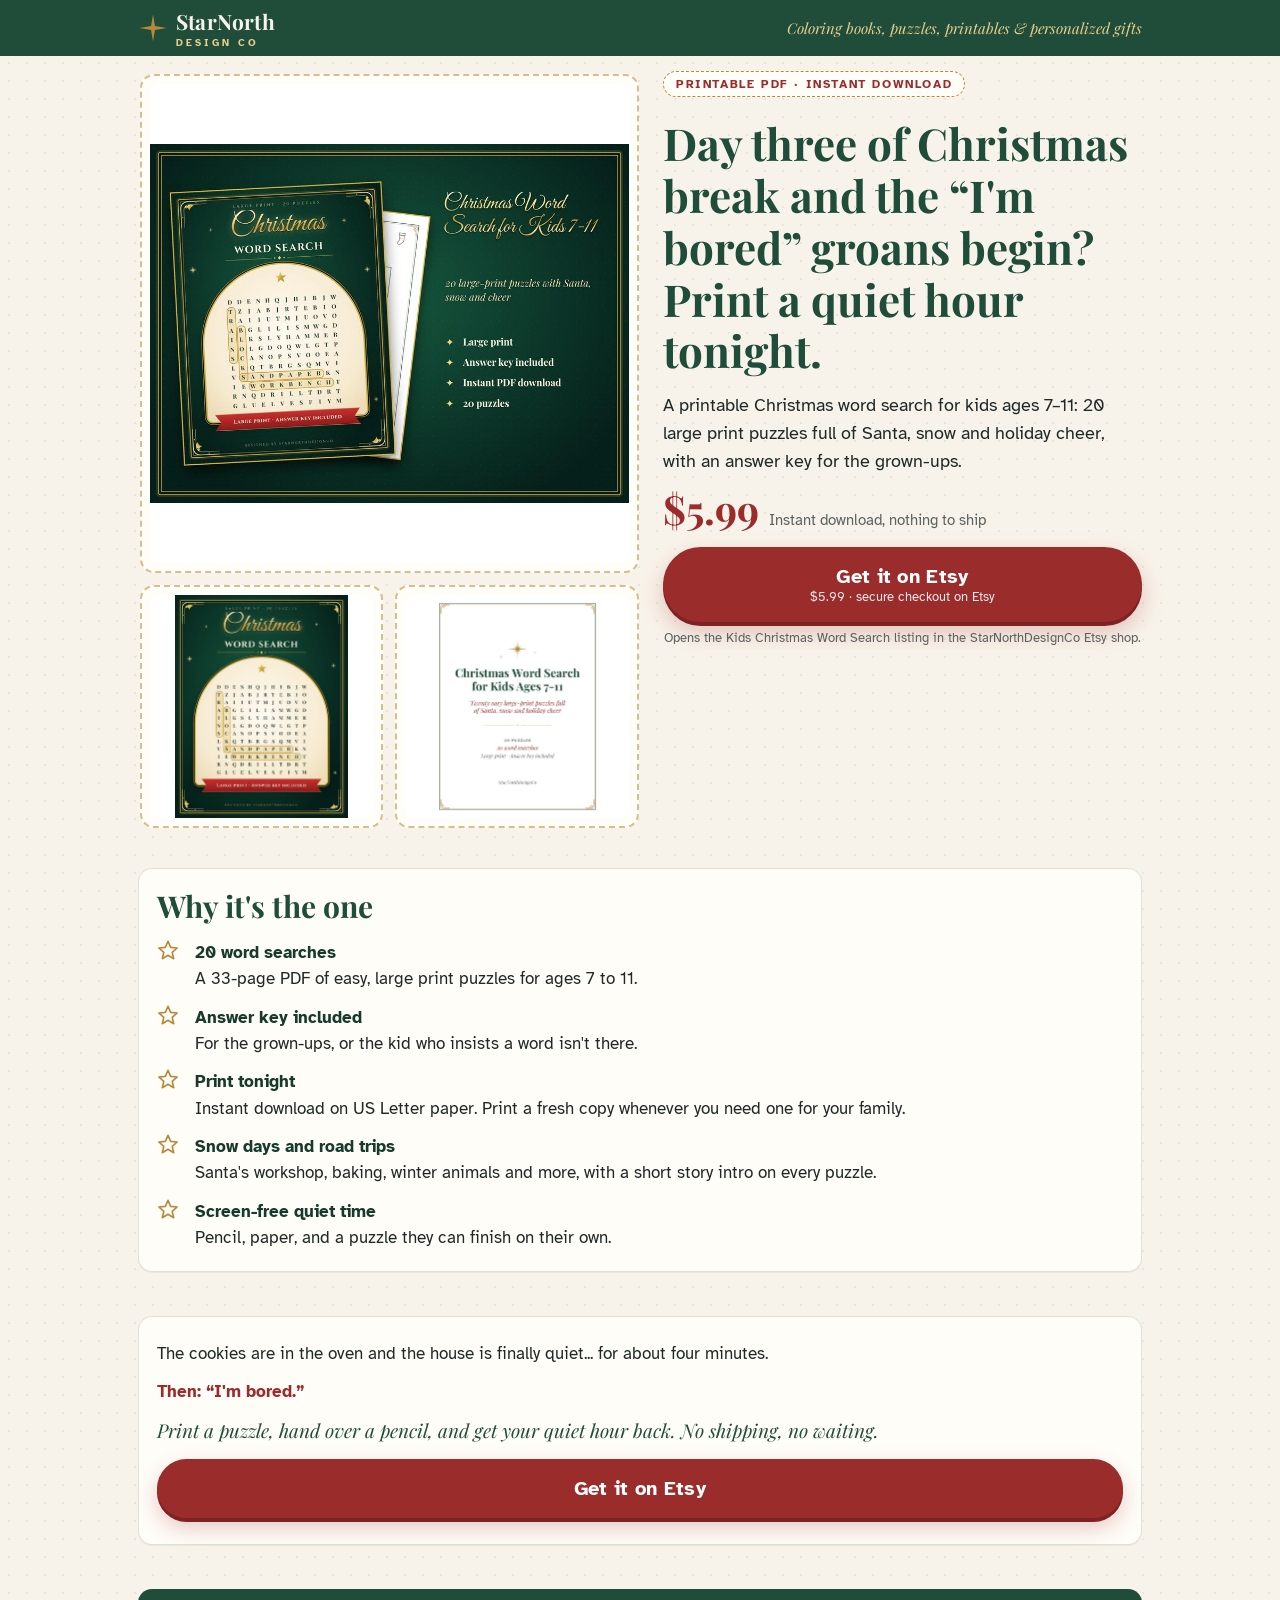
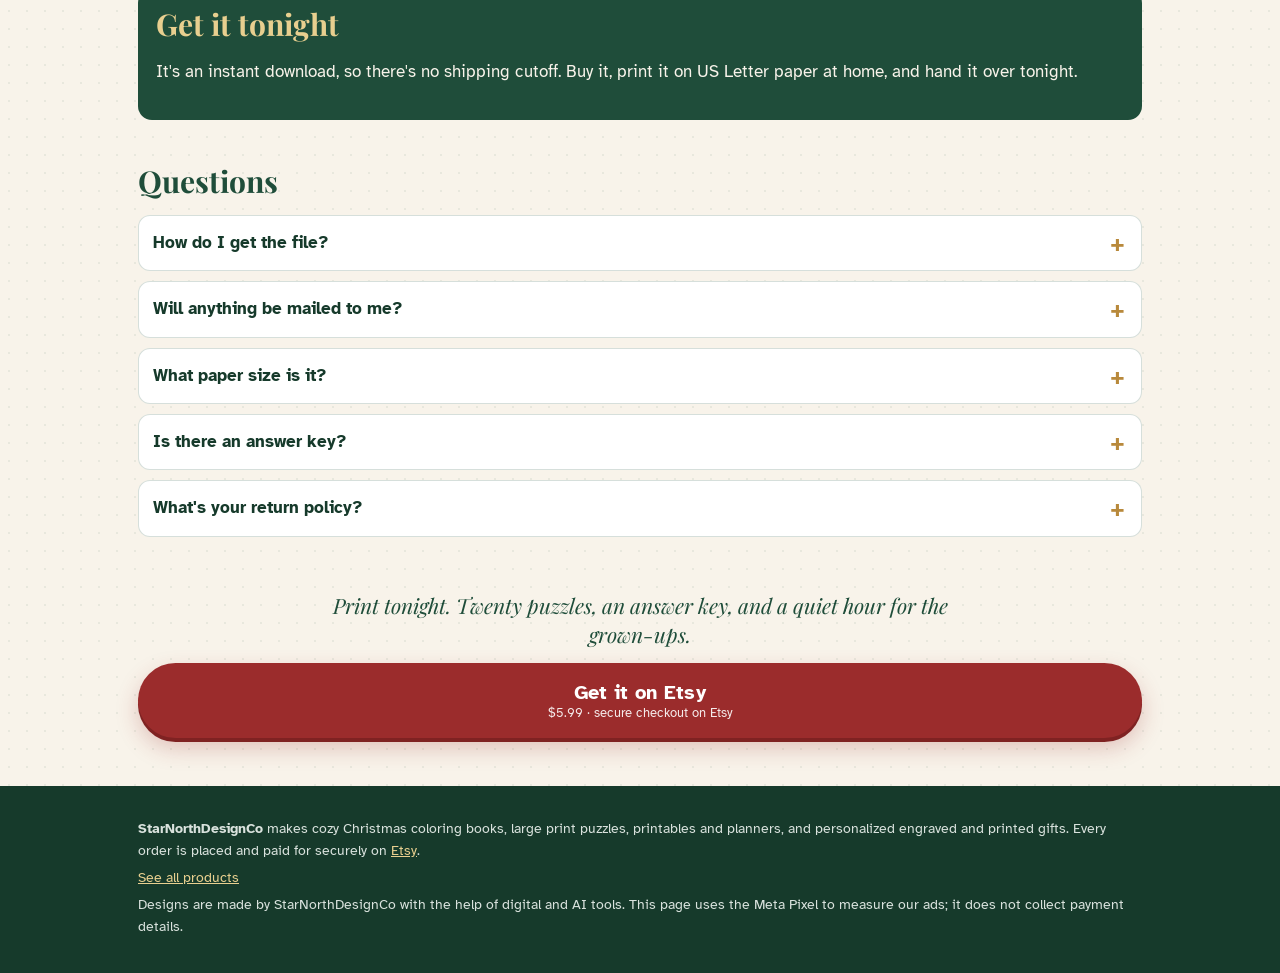
<file: kids-christmas-word-search/index.html>
<!doctype html>
<html lang="en"><head>
<meta charset="utf-8"><meta name="viewport" content="width=device-width,initial-scale=1,viewport-fit=cover">
<title>Printable Christmas Word Search for Kids Ages 7-11, 20 Large Print Puzzles | StarNorthDesignCo</title>
<meta name="description" content="Printable Christmas word search for kids ages 7-11: 20 large print puzzles with an answer key. Instant PDF download for $5.99. Print tonight.">
<meta name="theme-color" content="#1F4D3A">
<meta property="og:type" content="product"><meta property="og:title" content="Printable Christmas Word Search for Kids Ages 7-11, 20 Large Print Puzzles | StarNorthDesignCo">
<meta property="og:description" content="Printable Christmas word search for kids ages 7-11: 20 large print puzzles with an answer key. Instant PDF download for $5.99. Print tonight."><meta property="og:image" content="https://dburnett11155-rgb.github.io/starnorth-gifts/img/kids-word-search/1.jpg">
<link rel="canonical" href="https://dburnett11155-rgb.github.io/starnorth-gifts/kids-christmas-word-search/">
<link rel="preload" href="../assets/fonts/playfair-bold.woff2" as="font" type="font/woff2" crossorigin>
<link rel="stylesheet" href="../assets/style.css?v=20261118">
<link rel="icon" href="data:image/svg+xml,%3Csvg xmlns='http://www.w3.org/2000/svg' viewBox='0 0 40 40'%3E%3Cpath d='M20 2 L22.6 17.4 L38 20 L22.6 22.6 L20 38 L17.4 22.6 L2 20 L17.4 17.4 Z' fill='%23B8893B'/%3E%3C/svg%3E">
<script src="../config.js?v=20261118"></script>
<script src="../assets/pixel.js?v=20261118" defer></script>
<script type="application/ld+json">{"@context": "https://schema.org", "@type": "Product", "name": "Printable Christmas Word Search for Kids 7-11", "description": "A printable Christmas word search for kids ages 7\u201311: 20 large print puzzles full of Santa, snow and holiday cheer, with an answer key for the grown-ups.", "image": ["https://dburnett11155-rgb.github.io/starnorth-gifts/img/kids-word-search/1.jpg"], "brand": {"@type": "Brand", "name": "StarNorthDesignCo"}, "sku": "4617940639", "offers": {"@type": "Offer", "price": "5.99", "priceCurrency": "USD", "availability": "https://schema.org/InStock", "url": "https://www.etsy.com/listing/4617940639"}}</script>
<script type="application/ld+json">{"@context": "https://schema.org", "@type": "FAQPage", "mainEntity": [{"@type": "Question", "name": "How do I get the file?", "acceptedAnswer": {"@type": "Answer", "text": "Right after checkout, Etsy makes the PDF available to download from your Purchases page."}}, {"@type": "Question", "name": "Will anything be mailed to me?", "acceptedAnswer": {"@type": "Answer", "text": "No. This is a digital download only. You print it at home."}}, {"@type": "Question", "name": "What paper size is it?", "acceptedAnswer": {"@type": "Answer", "text": "US Letter (8.5 \u00d7 11 in)."}}, {"@type": "Question", "name": "Is there an answer key?", "acceptedAnswer": {"@type": "Answer", "text": "Yes. The answer key is included in the PDF."}}, {"@type": "Question", "name": "What's your return policy?", "acceptedAnswer": {"@type": "Answer", "text": "Digital files can't be returned once delivered. If anything in your file is wrong, message us on Etsy and we'll send a corrected version. The file is for personal use, so please don't resell or share it."}}]}</script>
</head>
<body>
<header class="top"><div class="wrap">
<a class="brand" href="../"><svg width="30" height="30" viewBox="0 0 40 40" aria-hidden="true"><path d="M20 2 L22.6 17.4 L38 20 L22.6 22.6 L20 38 L17.4 22.6 L2 20 L17.4 17.4 Z" fill="#B8893B"/></svg><span><b>StarNorth</b><small>DESIGN CO</small></span></a>
<span class="tag">Coloring books, puzzles, printables &amp; personalized gifts</span>
</div></header>
<main>
<div class="hero"><div class="wrap grid">
 <div><div class="gallery"><figure><img src="../img/kids-word-search/1.jpg" alt="Christmas word search for kids printable with cover and puzzle pages" width="900" height="900" fetchpriority="high" decoding="async"></figure><figure><img src="../img/kids-word-search/2.jpg" alt="Cover of the Christmas Word Search for Kids Ages 7-11" width="900" height="900" loading="lazy" decoding="async"></figure><figure><img src="../img/kids-word-search/3.jpg" alt="Puzzle 1 Inside Santa&#x27;s Workshop word search page" width="900" height="900" loading="lazy" decoding="async"></figure></div><p class="hint">Swipe for more photos</p></div>
 <div>
  <span class="eyebrow">Printable PDF · instant download</span>
  <h1>Day three of Christmas break and the “I&#x27;m bored” groans begin? Print a quiet hour tonight.</h1>
  <p class="sub">A printable Christmas word search for kids ages 7–11: 20 large print puzzles full of Santa, snow and holiday cheer, with an answer key for the grown-ups.</p>
  <div class="price"><strong>$5.99</strong><span>Instant download, nothing to ship</span></div>
  
  <a class="btn" data-etsy data-listing="4617940639" data-name="Kids Christmas Word Search" data-price="5.99" data-placement="hero" href="https://www.etsy.com/listing/4617940639" rel="noopener">Get it on Etsy<small>$5.99 · secure checkout on Etsy</small></a>
  <p class="fine">Opens the Kids Christmas Word Search listing in the StarNorthDesignCo Etsy shop.</p>
 </div>
</div></div>
<section><div class="wrap"><div class="card"><h2>Why it's the one</h2><ul class="bul"><li><svg class="star" width="22" height="22" viewBox="0 0 24 24" aria-hidden="true"><path d="M12 1.5l2.9 6.6 7.1.6-5.4 4.7 1.6 7-6.2-3.7-6.2 3.7 1.6-7L2 8.7l7.1-.6z" fill="none" stroke="#B8893B" stroke-width="1.8" stroke-linejoin="round"/></svg><span><b>20 word searches</b>A 33-page PDF of easy, large print puzzles for ages 7 to 11.</span></li><li><svg class="star" width="22" height="22" viewBox="0 0 24 24" aria-hidden="true"><path d="M12 1.5l2.9 6.6 7.1.6-5.4 4.7 1.6 7-6.2-3.7-6.2 3.7 1.6-7L2 8.7l7.1-.6z" fill="none" stroke="#B8893B" stroke-width="1.8" stroke-linejoin="round"/></svg><span><b>Answer key included</b>For the grown-ups, or the kid who insists a word isn&#x27;t there.</span></li><li><svg class="star" width="22" height="22" viewBox="0 0 24 24" aria-hidden="true"><path d="M12 1.5l2.9 6.6 7.1.6-5.4 4.7 1.6 7-6.2-3.7-6.2 3.7 1.6-7L2 8.7l7.1-.6z" fill="none" stroke="#B8893B" stroke-width="1.8" stroke-linejoin="round"/></svg><span><b>Print tonight</b>Instant download on US Letter paper. Print a fresh copy whenever you need one for your family.</span></li><li><svg class="star" width="22" height="22" viewBox="0 0 24 24" aria-hidden="true"><path d="M12 1.5l2.9 6.6 7.1.6-5.4 4.7 1.6 7-6.2-3.7-6.2 3.7 1.6-7L2 8.7l7.1-.6z" fill="none" stroke="#B8893B" stroke-width="1.8" stroke-linejoin="round"/></svg><span><b>Snow days and road trips</b>Santa&#x27;s workshop, baking, winter animals and more, with a short story intro on every puzzle.</span></li><li><svg class="star" width="22" height="22" viewBox="0 0 24 24" aria-hidden="true"><path d="M12 1.5l2.9 6.6 7.1.6-5.4 4.7 1.6 7-6.2-3.7-6.2 3.7 1.6-7L2 8.7l7.1-.6z" fill="none" stroke="#B8893B" stroke-width="1.8" stroke-linejoin="round"/></svg><span><b>Screen-free quiet time</b>Pencil, paper, and a puzzle they can finish on their own.</span></li></ul></div></div></section>

<section><div class="wrap"><div class="card swing"><p>The cookies are in the oven and the house is finally quiet... for about four minutes.</p><p class="pinch">Then: “I&#x27;m bored.”</p><p class="relief">Print a puzzle, hand over a pencil, and get your quiet hour back. No shipping, no waiting.</p><a class="btn" data-etsy data-listing="4617940639" data-name="Kids Christmas Word Search" data-price="5.99" data-placement="story" href="https://www.etsy.com/listing/4617940639" rel="noopener">Get it on Etsy</a></div></div></section>
<section><div class="wrap"><div class="timing"><h2>Get it tonight</h2><p>It&#x27;s an instant download, so there&#x27;s no shipping cutoff. Buy it, print it on US Letter paper at home, and hand it over tonight.</p></div></div></section>
<section><div class="wrap"><h2>Questions</h2><details><summary>How do I get the file?</summary><p>Right after checkout, Etsy makes the PDF available to download from your Purchases page.</p></details><details><summary>Will anything be mailed to me?</summary><p>No. This is a digital download only. You print it at home.</p></details><details><summary>What paper size is it?</summary><p>US Letter (8.5 × 11 in).</p></details><details><summary>Is there an answer key?</summary><p>Yes. The answer key is included in the PDF.</p></details><details><summary>What&#x27;s your return policy?</summary><p>Digital files can&#x27;t be returned once delivered. If anything in your file is wrong, message us on Etsy and we&#x27;ll send a corrected version. The file is for personal use, so please don&#x27;t resell or share it.</p></details></div></section>
<section><div class="wrap"><p class="core">Print tonight. Twenty puzzles, an answer key, and a quiet hour for the grown-ups.</p><a class="btn" data-etsy data-listing="4617940639" data-name="Kids Christmas Word Search" data-price="5.99" data-placement="bottom" href="https://www.etsy.com/listing/4617940639" rel="noopener">Get it on Etsy<small>$5.99 · secure checkout on Etsy</small></a></div></section>
</main>
<footer class="foot"><div class="wrap">
<p><b>StarNorthDesignCo</b> makes cozy Christmas coloring books, large print puzzles, printables and planners, and personalized engraved and printed gifts. Every order is placed and paid for securely on <a href="https://www.etsy.com/shop/StarNorthDesignCo" rel="noopener">Etsy</a>.</p>
<p><a href="../">See all products</a></p>
<p>Designs are made by StarNorthDesignCo with the help of digital and AI tools. This page uses the Meta Pixel to measure our ads; it does not collect payment details.</p>
</div></footer>
<div class="sticky"><div class="wrap"><div class="p">$5.99<small>Instant download, nothing to ship</small></div><a class="btn" data-etsy data-listing="4617940639" data-name="Kids Christmas Word Search" data-price="5.99" data-placement="sticky" href="https://www.etsy.com/listing/4617940639" rel="noopener">Get it on Etsy</a></div></div>
</body></html>
</file>
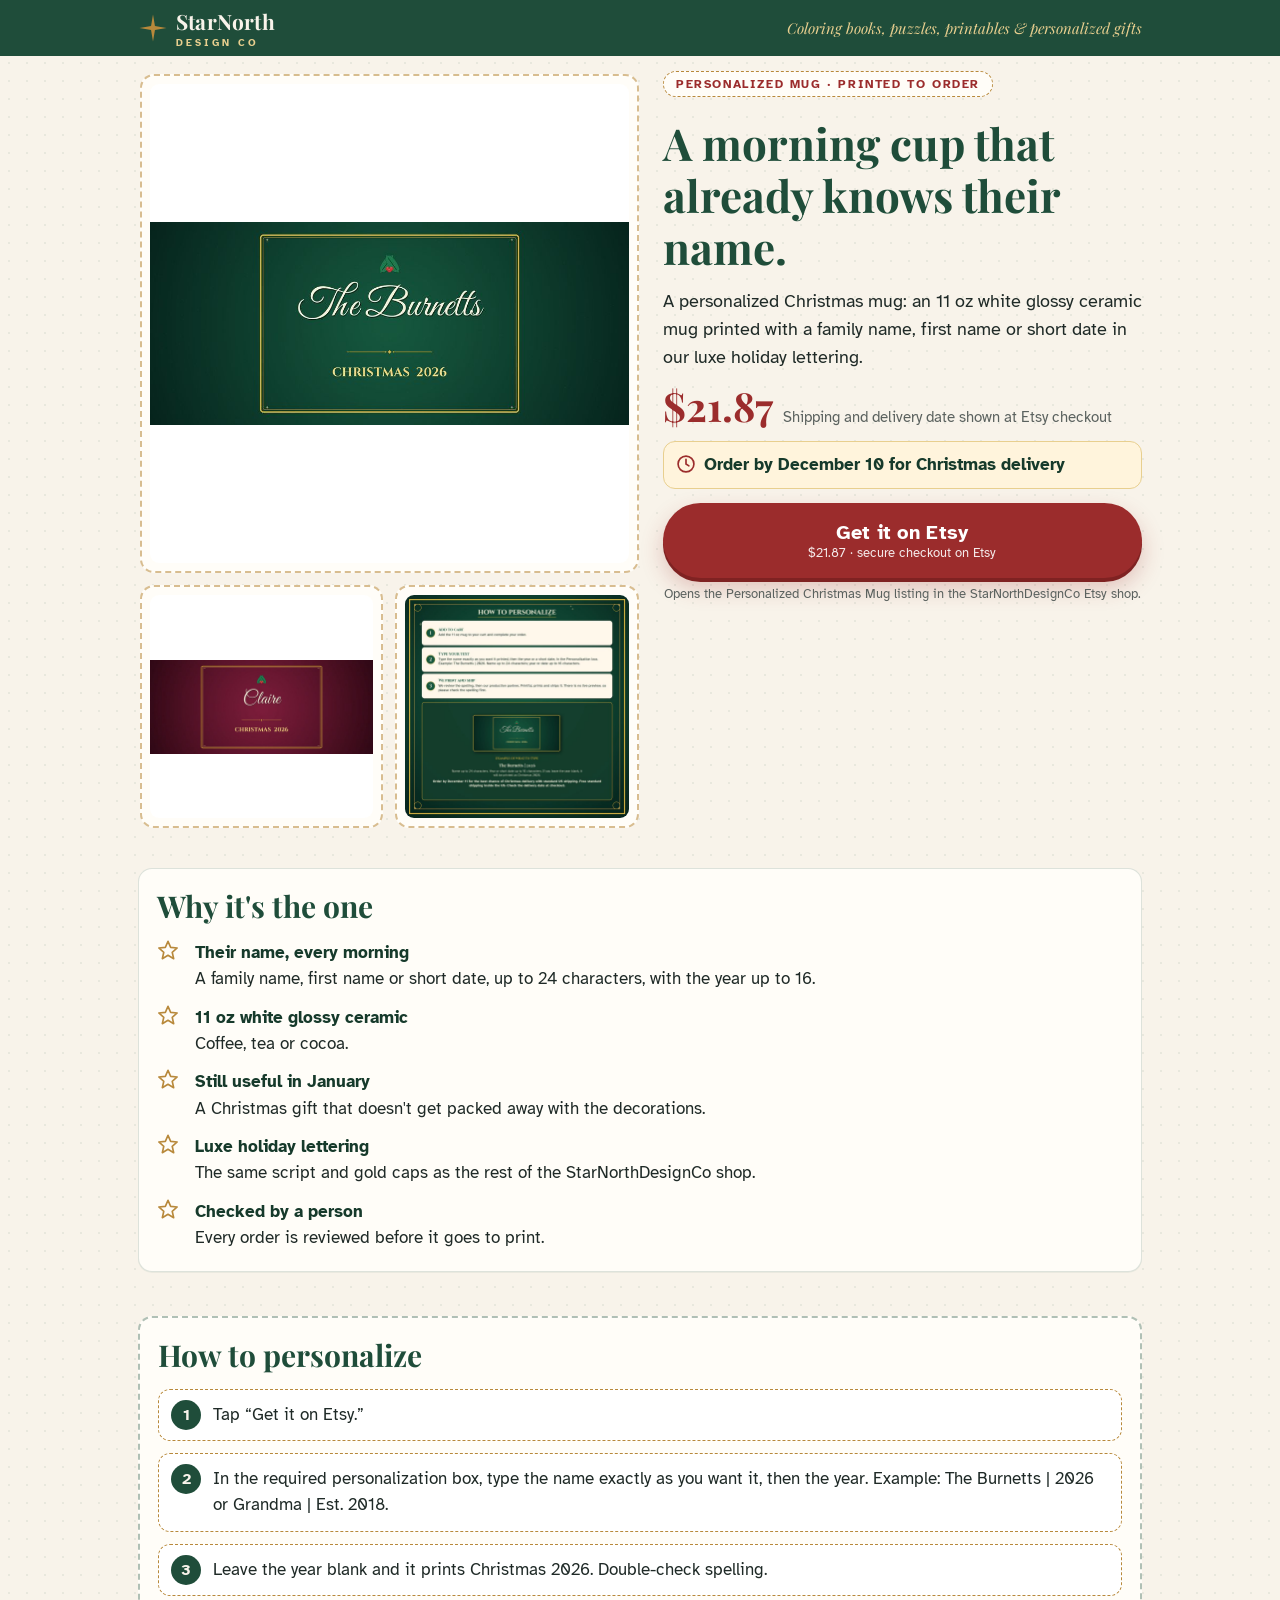
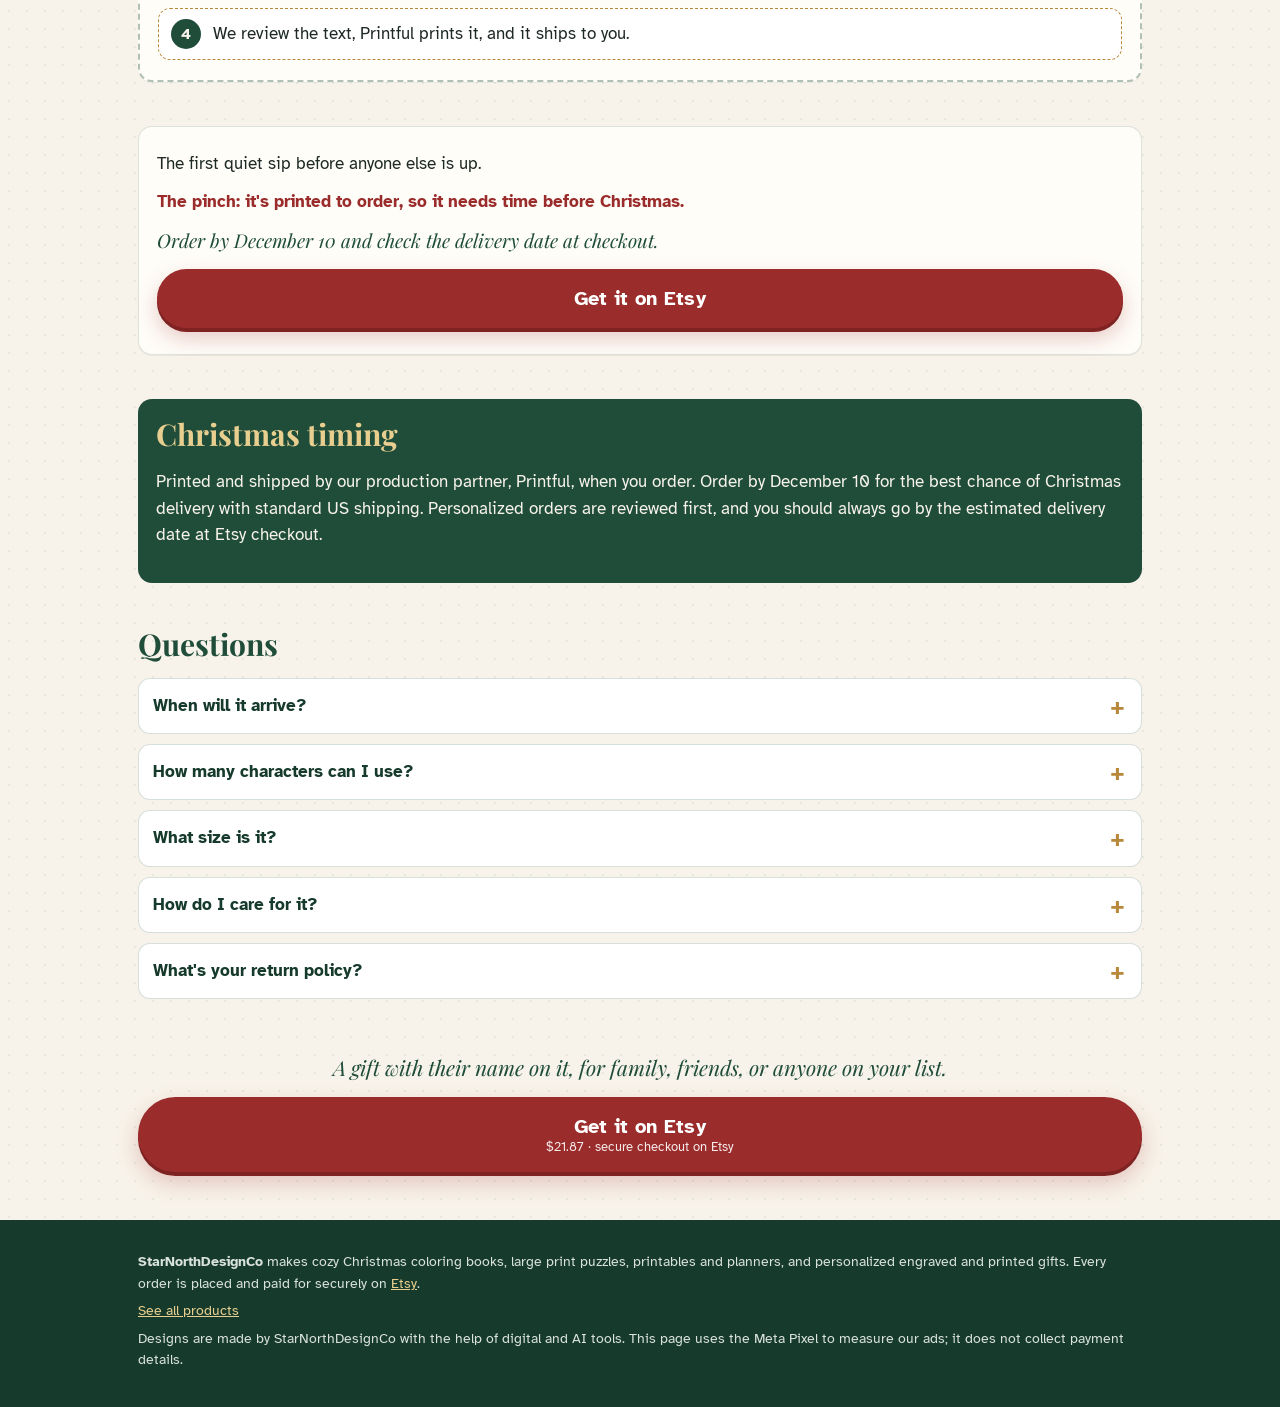
<file: personalized-christmas-mug/index.html>
<!doctype html>
<html lang="en"><head>
<meta charset="utf-8"><meta name="viewport" content="width=device-width,initial-scale=1,viewport-fit=cover">
<title>Personalized Christmas Mug, Custom Name Ceramic Coffee Cup | StarNorthDesignCo</title>
<meta name="description" content="Personalized Christmas mug: an 11 oz white glossy ceramic mug printed with a name and year in luxe holiday lettering. $21.87. Order by Dec 10 for Christmas.">
<meta name="theme-color" content="#1F4D3A">
<meta property="og:type" content="product"><meta property="og:title" content="Personalized Christmas Mug, Custom Name Ceramic Coffee Cup | StarNorthDesignCo">
<meta property="og:description" content="Personalized Christmas mug: an 11 oz white glossy ceramic mug printed with a name and year in luxe holiday lettering. $21.87. Order by Dec 10 for Christmas."><meta property="og:image" content="https://dburnett11155-rgb.github.io/starnorth-gifts/img/christmas-mug/1.jpg">
<link rel="canonical" href="https://dburnett11155-rgb.github.io/starnorth-gifts/personalized-christmas-mug/">
<link rel="preload" href="../assets/fonts/playfair-bold.woff2" as="font" type="font/woff2" crossorigin>
<link rel="stylesheet" href="../assets/style.css?v=20261118">
<link rel="icon" href="data:image/svg+xml,%3Csvg xmlns='http://www.w3.org/2000/svg' viewBox='0 0 40 40'%3E%3Cpath d='M20 2 L22.6 17.4 L38 20 L22.6 22.6 L20 38 L17.4 22.6 L2 20 L17.4 17.4 Z' fill='%23B8893B'/%3E%3C/svg%3E">
<script src="../config.js?v=20261118"></script>
<script src="../assets/pixel.js?v=20261118" defer></script>
<script type="application/ld+json">{"@context": "https://schema.org", "@type": "Product", "name": "Personalized Christmas Mug", "description": "A personalized Christmas mug: an 11 oz white glossy ceramic mug printed with a family name, first name or short date in our luxe holiday lettering.", "image": ["https://dburnett11155-rgb.github.io/starnorth-gifts/img/christmas-mug/1.jpg"], "brand": {"@type": "Brand", "name": "StarNorthDesignCo"}, "sku": "4619255766", "offers": {"@type": "Offer", "price": "21.87", "priceCurrency": "USD", "availability": "https://schema.org/InStock", "url": "https://www.etsy.com/listing/4619255766"}}</script>
<script type="application/ld+json">{"@context": "https://schema.org", "@type": "FAQPage", "mainEntity": [{"@type": "Question", "name": "When will it arrive?", "acceptedAnswer": {"@type": "Answer", "text": "Printed and shipped by Printful when you order. Order by December 10 for the best chance of Christmas delivery with standard US shipping, and check the estimated delivery date at Etsy checkout."}}, {"@type": "Question", "name": "How many characters can I use?", "acceptedAnswer": {"@type": "Answer", "text": "Name up to 24 characters (including spaces); year or short date up to 16. Leave the year blank and it prints Christmas 2026."}}, {"@type": "Question", "name": "What size is it?", "acceptedAnswer": {"@type": "Answer", "text": "11 oz, white glossy ceramic."}}, {"@type": "Question", "name": "How do I care for it?", "acceptedAnswer": {"@type": "Answer", "text": "Gentle hand washing is recommended to keep the printed name bright."}}, {"@type": "Question", "name": "What's your return policy?", "acceptedAnswer": {"@type": "Answer", "text": "Because each piece is made to order with your text, please read the Returns & exchanges section on the Etsy listing for the exact policy before you buy. If something arrives damaged, or we made a mistake with your text, message us on Etsy and we'll help."}}]}</script>
</head>
<body>
<header class="top"><div class="wrap">
<a class="brand" href="../"><svg width="30" height="30" viewBox="0 0 40 40" aria-hidden="true"><path d="M20 2 L22.6 17.4 L38 20 L22.6 22.6 L20 38 L17.4 22.6 L2 20 L17.4 17.4 Z" fill="#B8893B"/></svg><span><b>StarNorth</b><small>DESIGN CO</small></span></a>
<span class="tag">Coloring books, puzzles, printables &amp; personalized gifts</span>
</div></header>
<main>
<div class="hero"><div class="wrap grid">
 <div><div class="gallery"><figure><img src="../img/christmas-mug/1.jpg" alt="Personalized Christmas mug print design reading The Burnetts Christmas 2026" width="900" height="900" fetchpriority="high" decoding="async"></figure><figure><img src="../img/christmas-mug/2.jpg" alt="Personalized mug print design reading Claire" width="900" height="900" loading="lazy" decoding="async"></figure><figure><img src="../img/christmas-mug/3.jpg" alt="How to personalize the Christmas mug" width="900" height="900" loading="lazy" decoding="async"></figure></div><p class="hint">Swipe for more photos</p></div>
 <div>
  <span class="eyebrow">Personalized mug · printed to order</span>
  <h1>A morning cup that already knows their name.</h1>
  <p class="sub">A personalized Christmas mug: an 11 oz white glossy ceramic mug printed with a family name, first name or short date in our luxe holiday lettering.</p>
  <div class="price"><strong>$21.87</strong><span>Shipping and delivery date shown at Etsy checkout</span></div>
  <div class="cutoff"><svg width="20" height="20" viewBox="0 0 24 24" aria-hidden="true"><circle cx="12" cy="12" r="9.5" fill="none" stroke="#9B2C2C" stroke-width="2"/><path d="M12 6.5V12l3.5 2.2" fill="none" stroke="#9B2C2C" stroke-width="2" stroke-linecap="round"/></svg><span>Order by December 10 for Christmas delivery</span></div>
  <a class="btn" data-etsy data-listing="4619255766" data-name="Personalized Christmas Mug" data-price="21.87" data-placement="hero" href="https://www.etsy.com/listing/4619255766" rel="noopener">Get it on Etsy<small>$21.87 · secure checkout on Etsy</small></a>
  <p class="fine">Opens the Personalized Christmas Mug listing in the StarNorthDesignCo Etsy shop.</p>
 </div>
</div></div>
<section><div class="wrap"><div class="card"><h2>Why it's the one</h2><ul class="bul"><li><svg class="star" width="22" height="22" viewBox="0 0 24 24" aria-hidden="true"><path d="M12 1.5l2.9 6.6 7.1.6-5.4 4.7 1.6 7-6.2-3.7-6.2 3.7 1.6-7L2 8.7l7.1-.6z" fill="none" stroke="#B8893B" stroke-width="1.8" stroke-linejoin="round"/></svg><span><b>Their name, every morning</b>A family name, first name or short date, up to 24 characters, with the year up to 16.</span></li><li><svg class="star" width="22" height="22" viewBox="0 0 24 24" aria-hidden="true"><path d="M12 1.5l2.9 6.6 7.1.6-5.4 4.7 1.6 7-6.2-3.7-6.2 3.7 1.6-7L2 8.7l7.1-.6z" fill="none" stroke="#B8893B" stroke-width="1.8" stroke-linejoin="round"/></svg><span><b>11 oz white glossy ceramic</b>Coffee, tea or cocoa.</span></li><li><svg class="star" width="22" height="22" viewBox="0 0 24 24" aria-hidden="true"><path d="M12 1.5l2.9 6.6 7.1.6-5.4 4.7 1.6 7-6.2-3.7-6.2 3.7 1.6-7L2 8.7l7.1-.6z" fill="none" stroke="#B8893B" stroke-width="1.8" stroke-linejoin="round"/></svg><span><b>Still useful in January</b>A Christmas gift that doesn&#x27;t get packed away with the decorations.</span></li><li><svg class="star" width="22" height="22" viewBox="0 0 24 24" aria-hidden="true"><path d="M12 1.5l2.9 6.6 7.1.6-5.4 4.7 1.6 7-6.2-3.7-6.2 3.7 1.6-7L2 8.7l7.1-.6z" fill="none" stroke="#B8893B" stroke-width="1.8" stroke-linejoin="round"/></svg><span><b>Luxe holiday lettering</b>The same script and gold caps as the rest of the StarNorthDesignCo shop.</span></li><li><svg class="star" width="22" height="22" viewBox="0 0 24 24" aria-hidden="true"><path d="M12 1.5l2.9 6.6 7.1.6-5.4 4.7 1.6 7-6.2-3.7-6.2 3.7 1.6-7L2 8.7l7.1-.6z" fill="none" stroke="#B8893B" stroke-width="1.8" stroke-linejoin="round"/></svg><span><b>Checked by a person</b>Every order is reviewed before it goes to print.</span></li></ul></div></div></section>
<section><div class="wrap"><div class="card outline"><h2>How to personalize</h2><ol class="steps"><li>Tap “Get it on Etsy.”</li><li>In the required personalization box, type the name exactly as you want it, then the year. Example: The Burnetts | 2026 or Grandma | Est. 2018.</li><li>Leave the year blank and it prints Christmas 2026. Double-check spelling.</li><li>We review the text, Printful prints it, and it ships to you.</li></ol></div></div></section>
<section><div class="wrap"><div class="card swing"><p>The first quiet sip before anyone else is up.</p><p class="pinch">The pinch: it&#x27;s printed to order, so it needs time before Christmas.</p><p class="relief">Order by December 10 and check the delivery date at checkout.</p><a class="btn" data-etsy data-listing="4619255766" data-name="Personalized Christmas Mug" data-price="21.87" data-placement="story" href="https://www.etsy.com/listing/4619255766" rel="noopener">Get it on Etsy</a></div></div></section>
<section><div class="wrap"><div class="timing"><h2>Christmas timing</h2><p>Printed and shipped by our production partner, Printful, when you order. Order by December 10 for the best chance of Christmas delivery with standard US shipping. Personalized orders are reviewed first, and you should always go by the estimated delivery date at Etsy checkout.</p></div></div></section>
<section><div class="wrap"><h2>Questions</h2><details><summary>When will it arrive?</summary><p>Printed and shipped by Printful when you order. Order by December 10 for the best chance of Christmas delivery with standard US shipping, and check the estimated delivery date at Etsy checkout.</p></details><details><summary>How many characters can I use?</summary><p>Name up to 24 characters (including spaces); year or short date up to 16. Leave the year blank and it prints Christmas 2026.</p></details><details><summary>What size is it?</summary><p>11 oz, white glossy ceramic.</p></details><details><summary>How do I care for it?</summary><p>Gentle hand washing is recommended to keep the printed name bright.</p></details><details><summary>What&#x27;s your return policy?</summary><p>Because each piece is made to order with your text, please read the Returns &amp; exchanges section on the Etsy listing for the exact policy before you buy. If something arrives damaged, or we made a mistake with your text, message us on Etsy and we&#x27;ll help.</p></details></div></section>
<section><div class="wrap"><p class="core">A gift with their name on it, for family, friends, or anyone on your list.</p><a class="btn" data-etsy data-listing="4619255766" data-name="Personalized Christmas Mug" data-price="21.87" data-placement="bottom" href="https://www.etsy.com/listing/4619255766" rel="noopener">Get it on Etsy<small>$21.87 · secure checkout on Etsy</small></a></div></section>
</main>
<footer class="foot"><div class="wrap">
<p><b>StarNorthDesignCo</b> makes cozy Christmas coloring books, large print puzzles, printables and planners, and personalized engraved and printed gifts. Every order is placed and paid for securely on <a href="https://www.etsy.com/shop/StarNorthDesignCo" rel="noopener">Etsy</a>.</p>
<p><a href="../">See all products</a></p>
<p>Designs are made by StarNorthDesignCo with the help of digital and AI tools. This page uses the Meta Pixel to measure our ads; it does not collect payment details.</p>
</div></footer>
<div class="sticky"><div class="wrap"><div class="p">$21.87<small>Order by December 10 for Christmas delivery</small></div><a class="btn" data-etsy data-listing="4619255766" data-name="Personalized Christmas Mug" data-price="21.87" data-placement="sticky" href="https://www.etsy.com/listing/4619255766" rel="noopener">Get it on Etsy</a></div></div>
</body></html>
</file>
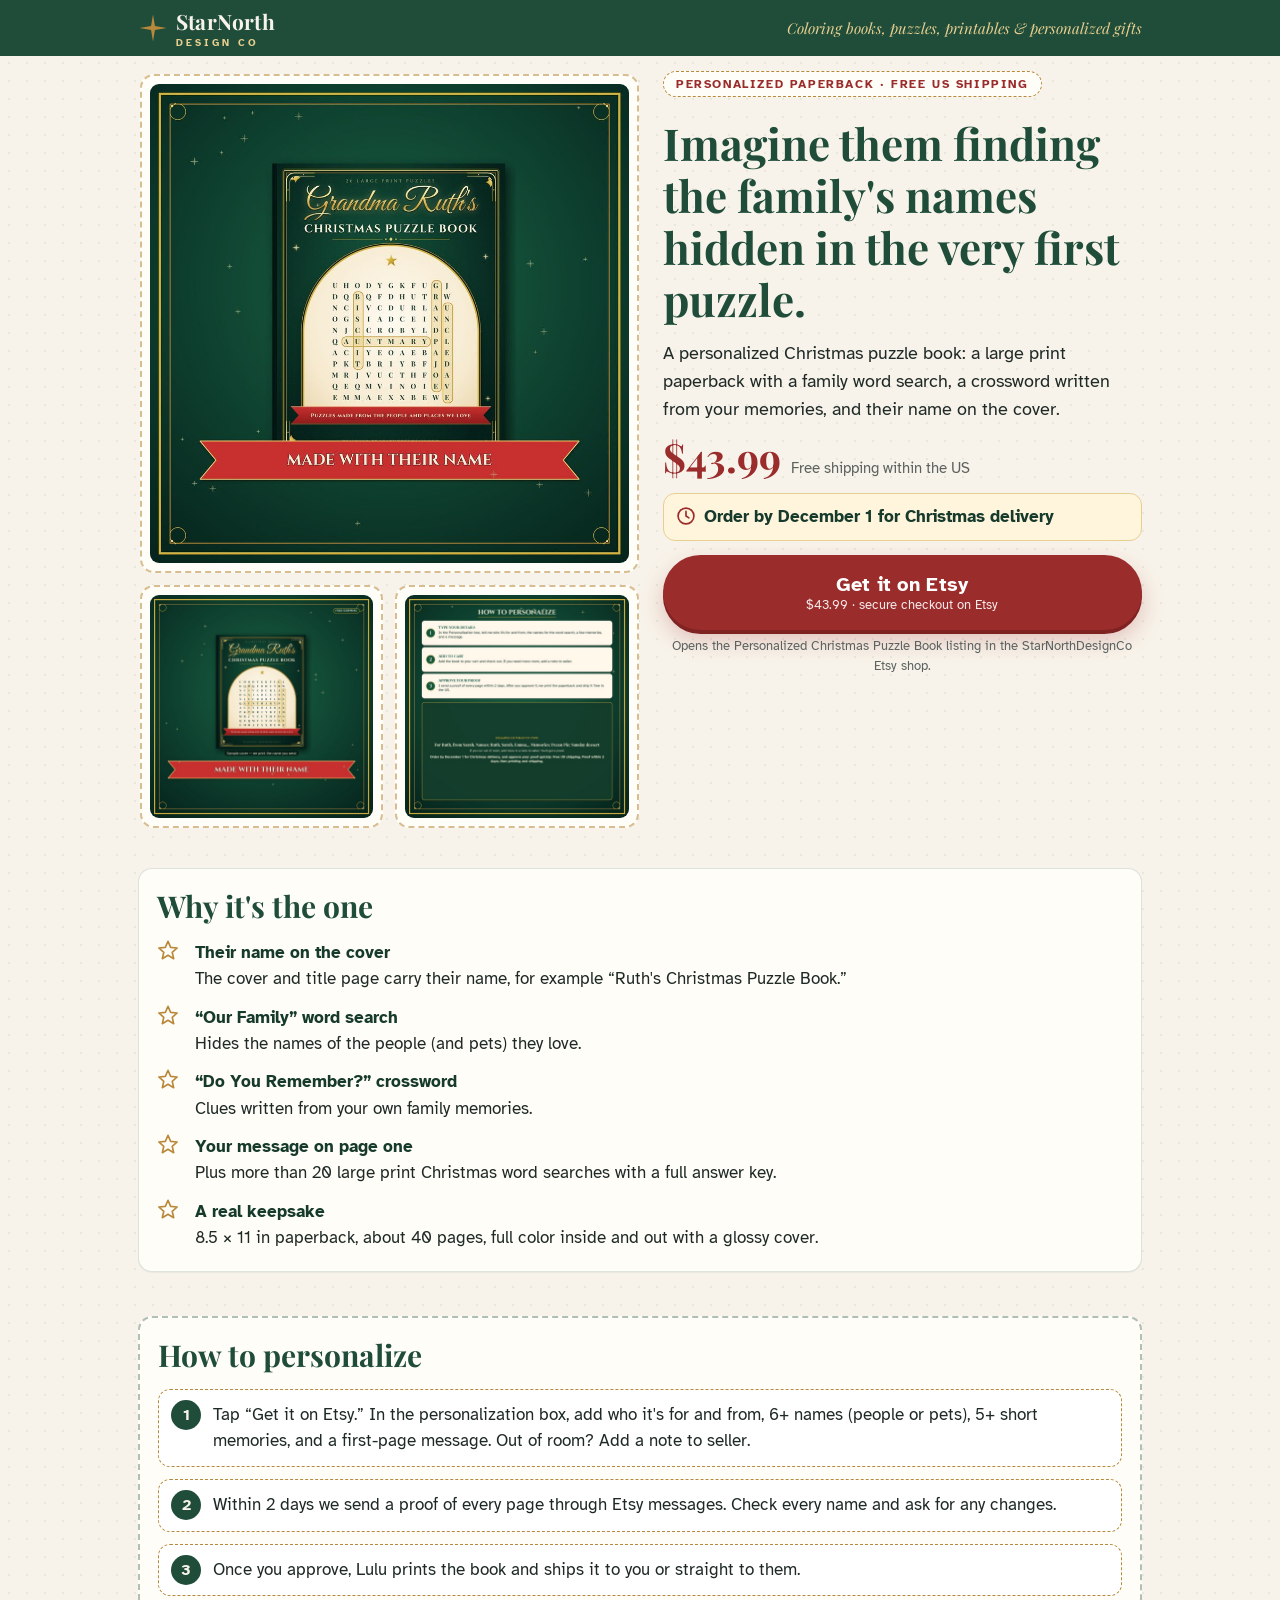
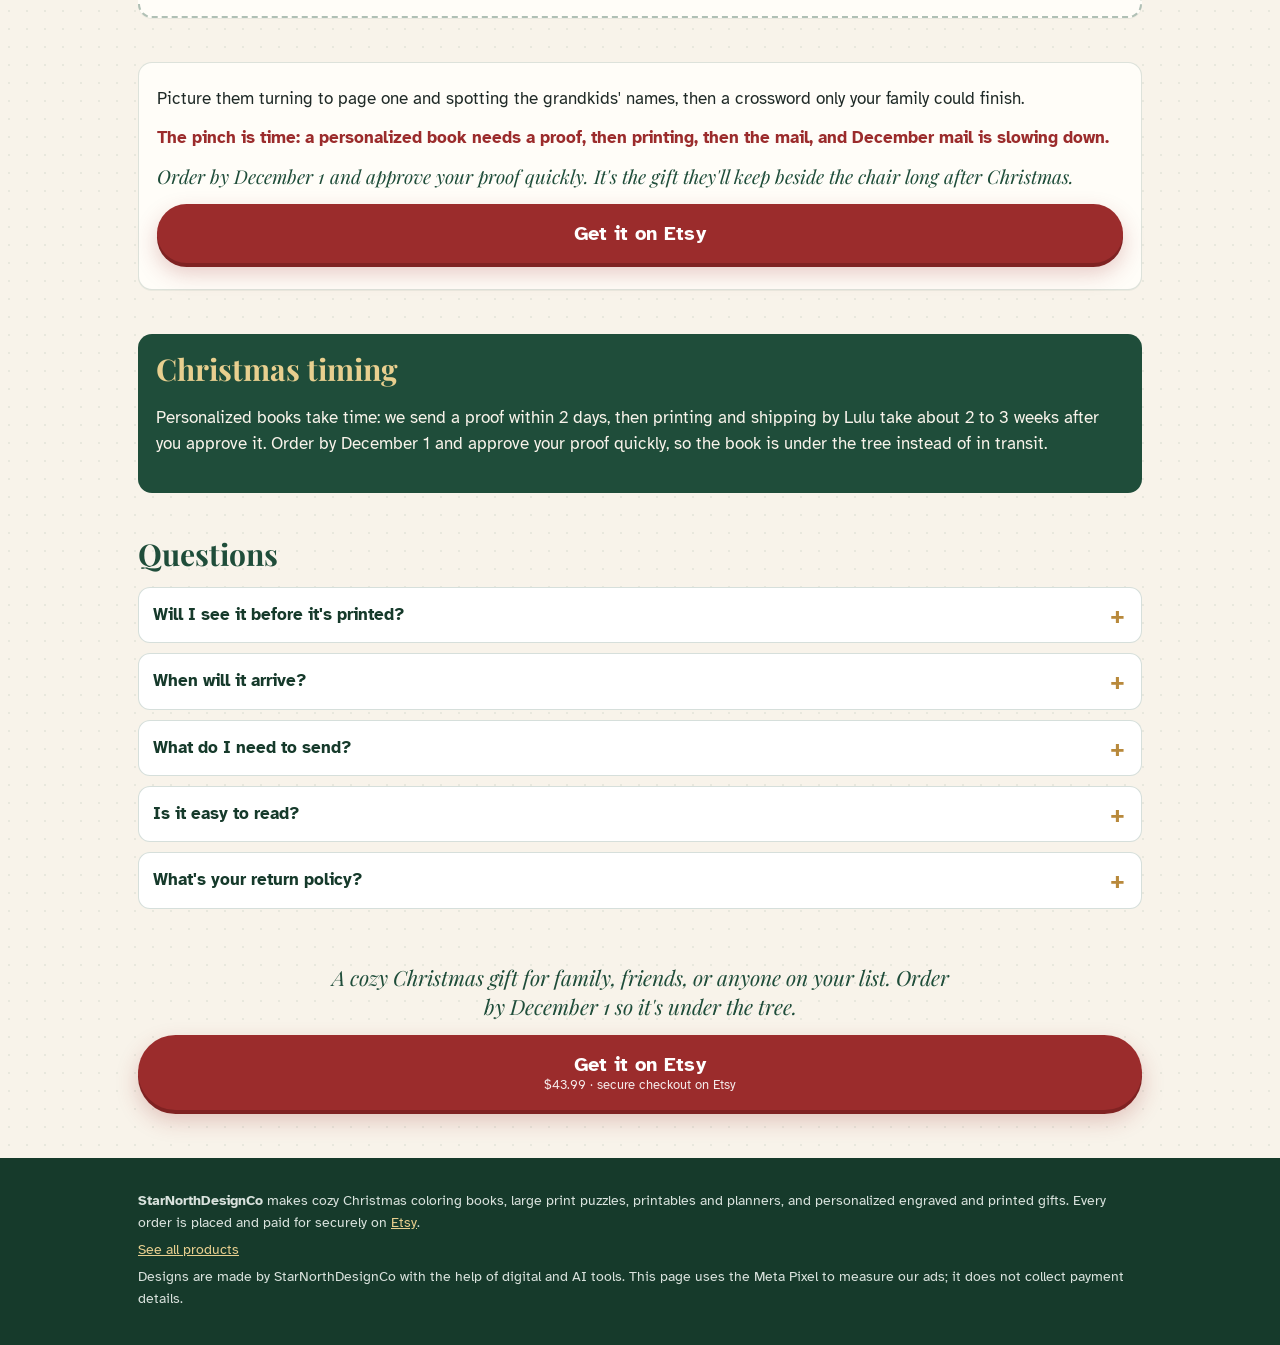
<file: personalized-christmas-puzzle-book/index.html>
<!doctype html>
<html lang="en"><head>
<meta charset="utf-8"><meta name="viewport" content="width=device-width,initial-scale=1,viewport-fit=cover">
<title>Personalized Christmas Puzzle Book, Large Print Family Word Search Paperback | StarNorthDesignCo</title>
<meta name="description" content="Personalized Christmas puzzle book: a large print paperback with your family&#x27;s names in a word search, a crossword from your memories and their name on the cover. $43.99, free US shipping. Order by Dec 1.">
<meta name="theme-color" content="#1F4D3A">
<meta property="og:type" content="product"><meta property="og:title" content="Personalized Christmas Puzzle Book, Large Print Family Word Search Paperback | StarNorthDesignCo">
<meta property="og:description" content="Personalized Christmas puzzle book: a large print paperback with your family&#x27;s names in a word search, a crossword from your memories and their name on the cover. $43.99, free US shipping. Order by Dec 1."><meta property="og:image" content="https://dburnett11155-rgb.github.io/starnorth-gifts/img/puzzle-book/1.jpg">
<link rel="canonical" href="https://dburnett11155-rgb.github.io/starnorth-gifts/personalized-christmas-puzzle-book/">
<link rel="preload" href="../assets/fonts/playfair-bold.woff2" as="font" type="font/woff2" crossorigin>
<link rel="stylesheet" href="../assets/style.css?v=20261118">
<link rel="icon" href="data:image/svg+xml,%3Csvg xmlns='http://www.w3.org/2000/svg' viewBox='0 0 40 40'%3E%3Cpath d='M20 2 L22.6 17.4 L38 20 L22.6 22.6 L20 38 L17.4 22.6 L2 20 L17.4 17.4 Z' fill='%23B8893B'/%3E%3C/svg%3E">
<script src="../config.js?v=20261118"></script>
<script src="../assets/pixel.js?v=20261118" defer></script>
<script type="application/ld+json">{"@context": "https://schema.org", "@type": "Product", "name": "Personalized Christmas Puzzle Book", "description": "A personalized Christmas puzzle book: a large print paperback with a family word search, a crossword written from your memories, and their name on the cover.", "image": ["https://dburnett11155-rgb.github.io/starnorth-gifts/img/puzzle-book/1.jpg"], "brand": {"@type": "Brand", "name": "StarNorthDesignCo"}, "sku": "4603035840", "offers": {"@type": "Offer", "price": "43.99", "priceCurrency": "USD", "availability": "https://schema.org/InStock", "url": "https://www.etsy.com/listing/4603035840"}}</script>
<script type="application/ld+json">{"@context": "https://schema.org", "@type": "FAQPage", "mainEntity": [{"@type": "Question", "name": "Will I see it before it's printed?", "acceptedAnswer": {"@type": "Answer", "text": "Yes. Within 2 days we send a proof of every page through Etsy messages. Nothing prints until you approve it."}}, {"@type": "Question", "name": "When will it arrive?", "acceptedAnswer": {"@type": "Answer", "text": "After you approve the proof, printing and shipping take about 2 to 3 weeks, with free US shipping. Order by December 1 for Christmas delivery and approve your proof quickly."}}, {"@type": "Question", "name": "What do I need to send?", "acceptedAnswer": {"@type": "Answer", "text": "Who it's for and who it's from, 6 or more names, 5 or more short memories (e.g. Pecan Pie: Sunday dessert) and a first-page message. Out of room? Add more in a note to seller."}}, {"@type": "Question", "name": "Is it easy to read?", "acceptedAnswer": {"@type": "Answer", "text": "Yes. The puzzles are large print, with big, clear letters and a full answer key. Every puzzle is computer-checked so each word can be found."}}, {"@type": "Question", "name": "What's your return policy?", "acceptedAnswer": {"@type": "Answer", "text": "Because every book is made for one family, personalized orders can't be returned. If anything arrives damaged or misprinted, message us on Etsy and we'll make it right. Your family details are used only to make your book and are deleted 30 days after your order is complete."}}]}</script>
</head>
<body>
<header class="top"><div class="wrap">
<a class="brand" href="../"><svg width="30" height="30" viewBox="0 0 40 40" aria-hidden="true"><path d="M20 2 L22.6 17.4 L38 20 L22.6 22.6 L20 38 L17.4 22.6 L2 20 L17.4 17.4 Z" fill="#B8893B"/></svg><span><b>StarNorth</b><small>DESIGN CO</small></span></a>
<span class="tag">Coloring books, puzzles, printables &amp; personalized gifts</span>
</div></header>
<main>
<div class="hero"><div class="wrap grid">
 <div><div class="gallery"><figure><img src="../img/puzzle-book/1.jpg" alt="Personalized Christmas puzzle book titled Grandma Ruth&#x27;s Christmas Puzzle Book" width="900" height="900" fetchpriority="high" decoding="async"></figure><figure><img src="../img/puzzle-book/2.jpg" alt="Personalized puzzle book with a family word search page" width="900" height="900" loading="lazy" decoding="async"></figure><figure><img src="../img/puzzle-book/3.jpg" alt="How to personalize the Christmas puzzle book" width="900" height="900" loading="lazy" decoding="async"></figure></div><p class="hint">Swipe for more photos</p></div>
 <div>
  <span class="eyebrow">Personalized paperback · free US shipping</span>
  <h1>Imagine them finding the family&#x27;s names hidden in the very first puzzle.</h1>
  <p class="sub">A personalized Christmas puzzle book: a large print paperback with a family word search, a crossword written from your memories, and their name on the cover.</p>
  <div class="price"><strong>$43.99</strong><span>Free shipping within the US</span></div>
  <div class="cutoff"><svg width="20" height="20" viewBox="0 0 24 24" aria-hidden="true"><circle cx="12" cy="12" r="9.5" fill="none" stroke="#9B2C2C" stroke-width="2"/><path d="M12 6.5V12l3.5 2.2" fill="none" stroke="#9B2C2C" stroke-width="2" stroke-linecap="round"/></svg><span>Order by December 1 for Christmas delivery</span></div>
  <a class="btn" data-etsy data-listing="4603035840" data-name="Personalized Christmas Puzzle Book" data-price="43.99" data-placement="hero" href="https://www.etsy.com/listing/4603035840" rel="noopener">Get it on Etsy<small>$43.99 · secure checkout on Etsy</small></a>
  <p class="fine">Opens the Personalized Christmas Puzzle Book listing in the StarNorthDesignCo Etsy shop.</p>
 </div>
</div></div>
<section><div class="wrap"><div class="card"><h2>Why it's the one</h2><ul class="bul"><li><svg class="star" width="22" height="22" viewBox="0 0 24 24" aria-hidden="true"><path d="M12 1.5l2.9 6.6 7.1.6-5.4 4.7 1.6 7-6.2-3.7-6.2 3.7 1.6-7L2 8.7l7.1-.6z" fill="none" stroke="#B8893B" stroke-width="1.8" stroke-linejoin="round"/></svg><span><b>Their name on the cover</b>The cover and title page carry their name, for example “Ruth&#x27;s Christmas Puzzle Book.”</span></li><li><svg class="star" width="22" height="22" viewBox="0 0 24 24" aria-hidden="true"><path d="M12 1.5l2.9 6.6 7.1.6-5.4 4.7 1.6 7-6.2-3.7-6.2 3.7 1.6-7L2 8.7l7.1-.6z" fill="none" stroke="#B8893B" stroke-width="1.8" stroke-linejoin="round"/></svg><span><b>“Our Family” word search</b>Hides the names of the people (and pets) they love.</span></li><li><svg class="star" width="22" height="22" viewBox="0 0 24 24" aria-hidden="true"><path d="M12 1.5l2.9 6.6 7.1.6-5.4 4.7 1.6 7-6.2-3.7-6.2 3.7 1.6-7L2 8.7l7.1-.6z" fill="none" stroke="#B8893B" stroke-width="1.8" stroke-linejoin="round"/></svg><span><b>“Do You Remember?” crossword</b>Clues written from your own family memories.</span></li><li><svg class="star" width="22" height="22" viewBox="0 0 24 24" aria-hidden="true"><path d="M12 1.5l2.9 6.6 7.1.6-5.4 4.7 1.6 7-6.2-3.7-6.2 3.7 1.6-7L2 8.7l7.1-.6z" fill="none" stroke="#B8893B" stroke-width="1.8" stroke-linejoin="round"/></svg><span><b>Your message on page one</b>Plus more than 20 large print Christmas word searches with a full answer key.</span></li><li><svg class="star" width="22" height="22" viewBox="0 0 24 24" aria-hidden="true"><path d="M12 1.5l2.9 6.6 7.1.6-5.4 4.7 1.6 7-6.2-3.7-6.2 3.7 1.6-7L2 8.7l7.1-.6z" fill="none" stroke="#B8893B" stroke-width="1.8" stroke-linejoin="round"/></svg><span><b>A real keepsake</b>8.5 × 11 in paperback, about 40 pages, full color inside and out with a glossy cover.</span></li></ul></div></div></section>
<section><div class="wrap"><div class="card outline"><h2>How to personalize</h2><ol class="steps"><li>Tap “Get it on Etsy.” In the personalization box, add who it&#x27;s for and from, 6+ names (people or pets), 5+ short memories, and a first-page message. Out of room? Add a note to seller.</li><li>Within 2 days we send a proof of every page through Etsy messages. Check every name and ask for any changes.</li><li>Once you approve, Lulu prints the book and ships it to you or straight to them.</li></ol></div></div></section>
<section><div class="wrap"><div class="card swing"><p>Picture them turning to page one and spotting the grandkids&#x27; names, then a crossword only your family could finish.</p><p class="pinch">The pinch is time: a personalized book needs a proof, then printing, then the mail, and December mail is slowing down.</p><p class="relief">Order by December 1 and approve your proof quickly. It&#x27;s the gift they&#x27;ll keep beside the chair long after Christmas.</p><a class="btn" data-etsy data-listing="4603035840" data-name="Personalized Christmas Puzzle Book" data-price="43.99" data-placement="story" href="https://www.etsy.com/listing/4603035840" rel="noopener">Get it on Etsy</a></div></div></section>
<section><div class="wrap"><div class="timing"><h2>Christmas timing</h2><p>Personalized books take time: we send a proof within 2 days, then printing and shipping by Lulu take about 2 to 3 weeks after you approve it. Order by December 1 and approve your proof quickly, so the book is under the tree instead of in transit.</p></div></div></section>
<section><div class="wrap"><h2>Questions</h2><details><summary>Will I see it before it&#x27;s printed?</summary><p>Yes. Within 2 days we send a proof of every page through Etsy messages. Nothing prints until you approve it.</p></details><details><summary>When will it arrive?</summary><p>After you approve the proof, printing and shipping take about 2 to 3 weeks, with free US shipping. Order by December 1 for Christmas delivery and approve your proof quickly.</p></details><details><summary>What do I need to send?</summary><p>Who it&#x27;s for and who it&#x27;s from, 6 or more names, 5 or more short memories (e.g. Pecan Pie: Sunday dessert) and a first-page message. Out of room? Add more in a note to seller.</p></details><details><summary>Is it easy to read?</summary><p>Yes. The puzzles are large print, with big, clear letters and a full answer key. Every puzzle is computer-checked so each word can be found.</p></details><details><summary>What&#x27;s your return policy?</summary><p>Because every book is made for one family, personalized orders can&#x27;t be returned. If anything arrives damaged or misprinted, message us on Etsy and we&#x27;ll make it right. Your family details are used only to make your book and are deleted 30 days after your order is complete.</p></details></div></section>
<section><div class="wrap"><p class="core">A cozy Christmas gift for family, friends, or anyone on your list. Order by December 1 so it&#x27;s under the tree.</p><a class="btn" data-etsy data-listing="4603035840" data-name="Personalized Christmas Puzzle Book" data-price="43.99" data-placement="bottom" href="https://www.etsy.com/listing/4603035840" rel="noopener">Get it on Etsy<small>$43.99 · secure checkout on Etsy</small></a></div></section>
</main>
<footer class="foot"><div class="wrap">
<p><b>StarNorthDesignCo</b> makes cozy Christmas coloring books, large print puzzles, printables and planners, and personalized engraved and printed gifts. Every order is placed and paid for securely on <a href="https://www.etsy.com/shop/StarNorthDesignCo" rel="noopener">Etsy</a>.</p>
<p><a href="../">See all products</a></p>
<p>Designs are made by StarNorthDesignCo with the help of digital and AI tools. This page uses the Meta Pixel to measure our ads; it does not collect payment details.</p>
</div></footer>
<div class="sticky"><div class="wrap"><div class="p">$43.99<small>Order by December 1 for Christmas delivery</small></div><a class="btn" data-etsy data-listing="4603035840" data-name="Personalized Christmas Puzzle Book" data-price="43.99" data-placement="sticky" href="https://www.etsy.com/listing/4603035840" rel="noopener">Get it on Etsy</a></div></div>
</body></html>
</file>
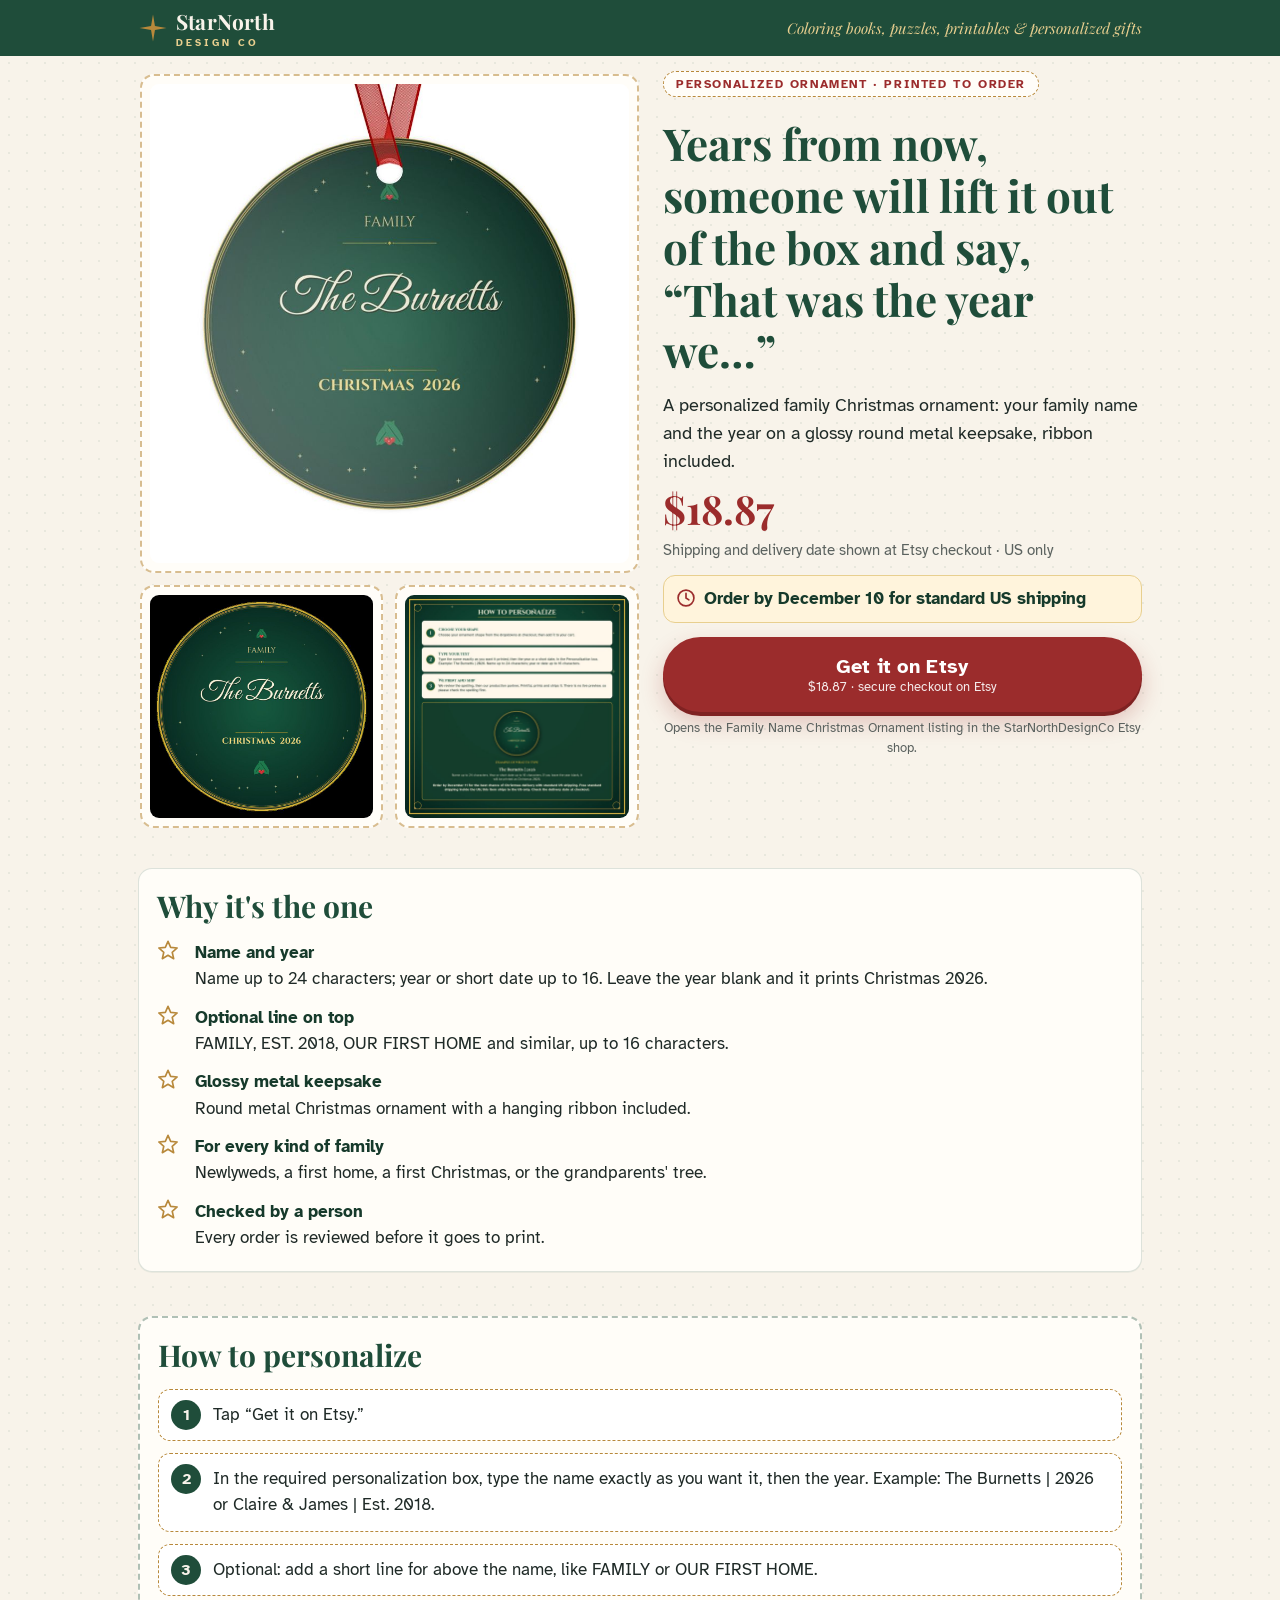
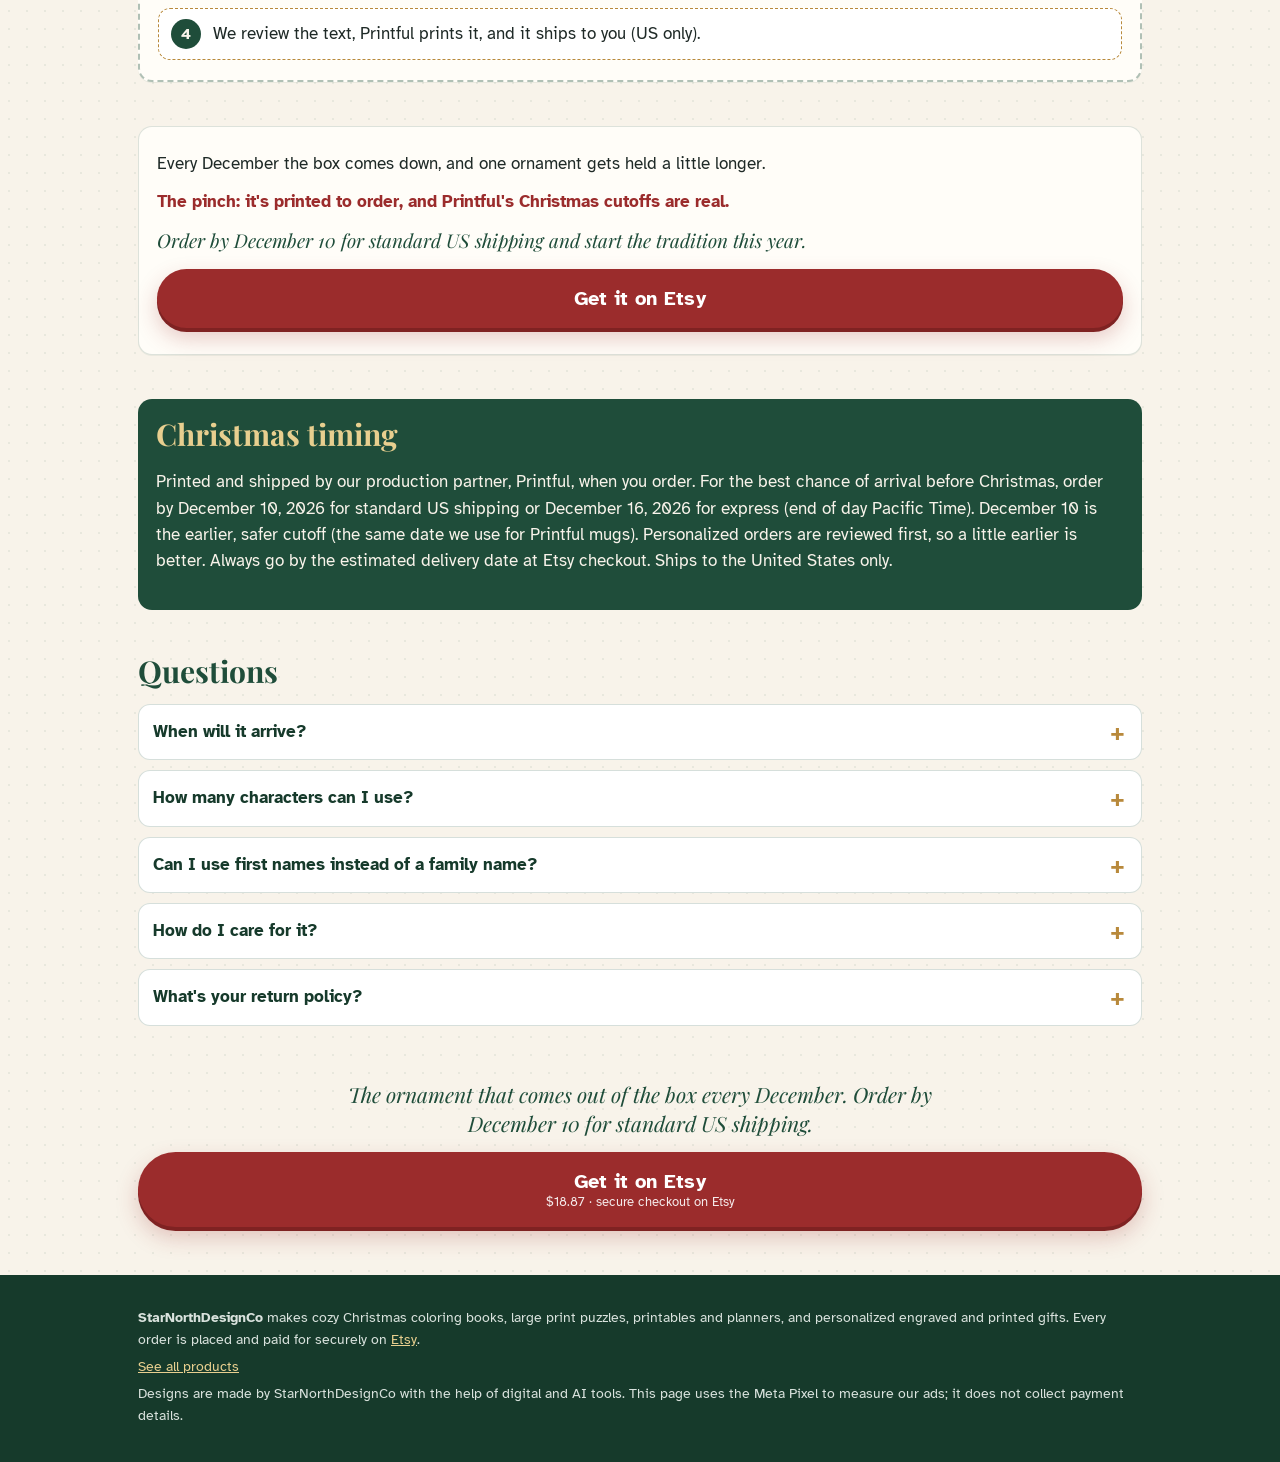
<file: personalized-family-christmas-ornament/index.html>
<!doctype html>
<html lang="en"><head>
<meta charset="utf-8"><meta name="viewport" content="width=device-width,initial-scale=1,viewport-fit=cover">
<title>Personalized Christmas Ornament, Custom Family Name and Year | StarNorthDesignCo</title>
<meta name="description" content="Personalized family Christmas ornament with your family name and the year on a glossy round metal keepsake with ribbon. $18.87. Order by Dec 10 for standard US shipping.">
<meta name="theme-color" content="#1F4D3A">
<meta property="og:type" content="product"><meta property="og:title" content="Personalized Christmas Ornament, Custom Family Name and Year | StarNorthDesignCo">
<meta property="og:description" content="Personalized family Christmas ornament with your family name and the year on a glossy round metal keepsake with ribbon. $18.87. Order by Dec 10 for standard US shipping."><meta property="og:image" content="https://dburnett11155-rgb.github.io/starnorth-gifts/img/family-ornament/1.jpg">
<link rel="canonical" href="https://dburnett11155-rgb.github.io/starnorth-gifts/personalized-family-christmas-ornament/">
<link rel="preload" href="../assets/fonts/playfair-bold.woff2" as="font" type="font/woff2" crossorigin>
<link rel="stylesheet" href="../assets/style.css?v=20261118">
<link rel="icon" href="data:image/svg+xml,%3Csvg xmlns='http://www.w3.org/2000/svg' viewBox='0 0 40 40'%3E%3Cpath d='M20 2 L22.6 17.4 L38 20 L22.6 22.6 L20 38 L17.4 22.6 L2 20 L17.4 17.4 Z' fill='%23B8893B'/%3E%3C/svg%3E">
<script src="../config.js?v=20261118"></script>
<script src="../assets/pixel.js?v=20261118" defer></script>
<script type="application/ld+json">{"@context": "https://schema.org", "@type": "Product", "name": "Personalized Christmas Ornament, Family Name and Year", "description": "A personalized family Christmas ornament: your family name and the year on a glossy round metal keepsake, ribbon included.", "image": ["https://dburnett11155-rgb.github.io/starnorth-gifts/img/family-ornament/1.jpg"], "brand": {"@type": "Brand", "name": "StarNorthDesignCo"}, "sku": "4619229461", "offers": {"@type": "Offer", "price": "18.87", "priceCurrency": "USD", "availability": "https://schema.org/InStock", "url": "https://www.etsy.com/listing/4619229461"}}</script>
<script type="application/ld+json">{"@context": "https://schema.org", "@type": "FAQPage", "mainEntity": [{"@type": "Question", "name": "When will it arrive?", "acceptedAnswer": {"@type": "Answer", "text": "Printed and shipped by our production partner, Printful, when you order. For the best chance of arrival before Christmas, order by December 10, 2026 for standard US shipping or December 16, 2026 for express (end of day Pacific Time). December 10 is the earlier, safer cutoff (the same date we use for Printful mugs). Personalized orders are reviewed first, so a little earlier is better. Always go by the estimated delivery date at Etsy checkout. Ships to the United States only."}}, {"@type": "Question", "name": "How many characters can I use?", "acceptedAnswer": {"@type": "Answer", "text": "Name up to 24 characters (including spaces); year or short date up to 16; optional top line up to 16. Leave the year blank and it prints Christmas 2026."}}, {"@type": "Question", "name": "Can I use first names instead of a family name?", "acceptedAnswer": {"@type": "Answer", "text": "Yes. For example: Claire & James | Est. 2018."}}, {"@type": "Question", "name": "How do I care for it?", "acceptedAnswer": {"@type": "Answer", "text": "Wipe gently with a soft dry or slightly damp cloth. Store in a dry place between seasons."}}, {"@type": "Question", "name": "What's your return policy?", "acceptedAnswer": {"@type": "Answer", "text": "Because each piece is made to order with your text, please read the Returns & exchanges section on the Etsy listing for the exact policy before you buy. If something arrives damaged, or we made a mistake with your text, message us on Etsy and we'll help."}}]}</script>
</head>
<body>
<header class="top"><div class="wrap">
<a class="brand" href="../"><svg width="30" height="30" viewBox="0 0 40 40" aria-hidden="true"><path d="M20 2 L22.6 17.4 L38 20 L22.6 22.6 L20 38 L17.4 22.6 L2 20 L17.4 17.4 Z" fill="#B8893B"/></svg><span><b>StarNorth</b><small>DESIGN CO</small></span></a>
<span class="tag">Coloring books, puzzles, printables &amp; personalized gifts</span>
</div></header>
<main>
<div class="hero"><div class="wrap grid">
 <div><div class="gallery"><figure><img src="../img/family-ornament/1.jpg" alt="Personalized family Christmas ornament reading Family The Burnetts Christmas 2026" width="900" height="900" fetchpriority="high" decoding="async"></figure><figure><img src="../img/family-ornament/2.jpg" alt="Round metal family name ornament design" width="900" height="900" loading="lazy" decoding="async"></figure><figure><img src="../img/family-ornament/3.jpg" alt="How to personalize the family Christmas ornament" width="900" height="900" loading="lazy" decoding="async"></figure></div><p class="hint">Swipe for more photos</p></div>
 <div>
  <span class="eyebrow">Personalized ornament · printed to order</span>
  <h1>Years from now, someone will lift it out of the box and say, “That was the year we…”</h1>
  <p class="sub">A personalized family Christmas ornament: your family name and the year on a glossy round metal keepsake, ribbon included.</p>
  <div class="price"><strong>$18.87</strong><span>Shipping and delivery date shown at Etsy checkout · US only</span></div>
  <div class="cutoff"><svg width="20" height="20" viewBox="0 0 24 24" aria-hidden="true"><circle cx="12" cy="12" r="9.5" fill="none" stroke="#9B2C2C" stroke-width="2"/><path d="M12 6.5V12l3.5 2.2" fill="none" stroke="#9B2C2C" stroke-width="2" stroke-linecap="round"/></svg><span>Order by December 10 for standard US shipping</span></div>
  <a class="btn" data-etsy data-listing="4619229461" data-name="Family Name Christmas Ornament" data-price="18.87" data-placement="hero" href="https://www.etsy.com/listing/4619229461" rel="noopener">Get it on Etsy<small>$18.87 · secure checkout on Etsy</small></a>
  <p class="fine">Opens the Family Name Christmas Ornament listing in the StarNorthDesignCo Etsy shop.</p>
 </div>
</div></div>
<section><div class="wrap"><div class="card"><h2>Why it's the one</h2><ul class="bul"><li><svg class="star" width="22" height="22" viewBox="0 0 24 24" aria-hidden="true"><path d="M12 1.5l2.9 6.6 7.1.6-5.4 4.7 1.6 7-6.2-3.7-6.2 3.7 1.6-7L2 8.7l7.1-.6z" fill="none" stroke="#B8893B" stroke-width="1.8" stroke-linejoin="round"/></svg><span><b>Name and year</b>Name up to 24 characters; year or short date up to 16. Leave the year blank and it prints Christmas 2026.</span></li><li><svg class="star" width="22" height="22" viewBox="0 0 24 24" aria-hidden="true"><path d="M12 1.5l2.9 6.6 7.1.6-5.4 4.7 1.6 7-6.2-3.7-6.2 3.7 1.6-7L2 8.7l7.1-.6z" fill="none" stroke="#B8893B" stroke-width="1.8" stroke-linejoin="round"/></svg><span><b>Optional line on top</b>FAMILY, EST. 2018, OUR FIRST HOME and similar, up to 16 characters.</span></li><li><svg class="star" width="22" height="22" viewBox="0 0 24 24" aria-hidden="true"><path d="M12 1.5l2.9 6.6 7.1.6-5.4 4.7 1.6 7-6.2-3.7-6.2 3.7 1.6-7L2 8.7l7.1-.6z" fill="none" stroke="#B8893B" stroke-width="1.8" stroke-linejoin="round"/></svg><span><b>Glossy metal keepsake</b>Round metal Christmas ornament with a hanging ribbon included.</span></li><li><svg class="star" width="22" height="22" viewBox="0 0 24 24" aria-hidden="true"><path d="M12 1.5l2.9 6.6 7.1.6-5.4 4.7 1.6 7-6.2-3.7-6.2 3.7 1.6-7L2 8.7l7.1-.6z" fill="none" stroke="#B8893B" stroke-width="1.8" stroke-linejoin="round"/></svg><span><b>For every kind of family</b>Newlyweds, a first home, a first Christmas, or the grandparents&#x27; tree.</span></li><li><svg class="star" width="22" height="22" viewBox="0 0 24 24" aria-hidden="true"><path d="M12 1.5l2.9 6.6 7.1.6-5.4 4.7 1.6 7-6.2-3.7-6.2 3.7 1.6-7L2 8.7l7.1-.6z" fill="none" stroke="#B8893B" stroke-width="1.8" stroke-linejoin="round"/></svg><span><b>Checked by a person</b>Every order is reviewed before it goes to print.</span></li></ul></div></div></section>
<section><div class="wrap"><div class="card outline"><h2>How to personalize</h2><ol class="steps"><li>Tap “Get it on Etsy.”</li><li>In the required personalization box, type the name exactly as you want it, then the year. Example: The Burnetts | 2026 or Claire &amp; James | Est. 2018.</li><li>Optional: add a short line for above the name, like FAMILY or OUR FIRST HOME.</li><li>We review the text, Printful prints it, and it ships to you (US only).</li></ol></div></div></section>
<section><div class="wrap"><div class="card swing"><p>Every December the box comes down, and one ornament gets held a little longer.</p><p class="pinch">The pinch: it&#x27;s printed to order, and Printful&#x27;s Christmas cutoffs are real.</p><p class="relief">Order by December 10 for standard US shipping and start the tradition this year.</p><a class="btn" data-etsy data-listing="4619229461" data-name="Family Name Christmas Ornament" data-price="18.87" data-placement="story" href="https://www.etsy.com/listing/4619229461" rel="noopener">Get it on Etsy</a></div></div></section>
<section><div class="wrap"><div class="timing"><h2>Christmas timing</h2><p>Printed and shipped by our production partner, Printful, when you order. For the best chance of arrival before Christmas, order by December 10, 2026 for standard US shipping or December 16, 2026 for express (end of day Pacific Time). December 10 is the earlier, safer cutoff (the same date we use for Printful mugs). Personalized orders are reviewed first, so a little earlier is better. Always go by the estimated delivery date at Etsy checkout. Ships to the United States only.</p></div></div></section>
<section><div class="wrap"><h2>Questions</h2><details><summary>When will it arrive?</summary><p>Printed and shipped by our production partner, Printful, when you order. For the best chance of arrival before Christmas, order by December 10, 2026 for standard US shipping or December 16, 2026 for express (end of day Pacific Time). December 10 is the earlier, safer cutoff (the same date we use for Printful mugs). Personalized orders are reviewed first, so a little earlier is better. Always go by the estimated delivery date at Etsy checkout. Ships to the United States only.</p></details><details><summary>How many characters can I use?</summary><p>Name up to 24 characters (including spaces); year or short date up to 16; optional top line up to 16. Leave the year blank and it prints Christmas 2026.</p></details><details><summary>Can I use first names instead of a family name?</summary><p>Yes. For example: Claire &amp; James | Est. 2018.</p></details><details><summary>How do I care for it?</summary><p>Wipe gently with a soft dry or slightly damp cloth. Store in a dry place between seasons.</p></details><details><summary>What&#x27;s your return policy?</summary><p>Because each piece is made to order with your text, please read the Returns &amp; exchanges section on the Etsy listing for the exact policy before you buy. If something arrives damaged, or we made a mistake with your text, message us on Etsy and we&#x27;ll help.</p></details></div></section>
<section><div class="wrap"><p class="core">The ornament that comes out of the box every December. Order by December 10 for standard US shipping.</p><a class="btn" data-etsy data-listing="4619229461" data-name="Family Name Christmas Ornament" data-price="18.87" data-placement="bottom" href="https://www.etsy.com/listing/4619229461" rel="noopener">Get it on Etsy<small>$18.87 · secure checkout on Etsy</small></a></div></section>
</main>
<footer class="foot"><div class="wrap">
<p><b>StarNorthDesignCo</b> makes cozy Christmas coloring books, large print puzzles, printables and planners, and personalized engraved and printed gifts. Every order is placed and paid for securely on <a href="https://www.etsy.com/shop/StarNorthDesignCo" rel="noopener">Etsy</a>.</p>
<p><a href="../">See all products</a></p>
<p>Designs are made by StarNorthDesignCo with the help of digital and AI tools. This page uses the Meta Pixel to measure our ads; it does not collect payment details.</p>
</div></footer>
<div class="sticky"><div class="wrap"><div class="p">$18.87<small>Order by December 10 for standard US shipping</small></div><a class="btn" data-etsy data-listing="4619229461" data-name="Family Name Christmas Ornament" data-price="18.87" data-placement="sticky" href="https://www.etsy.com/listing/4619229461" rel="noopener">Get it on Etsy</a></div></div>
</body></html>
</file>
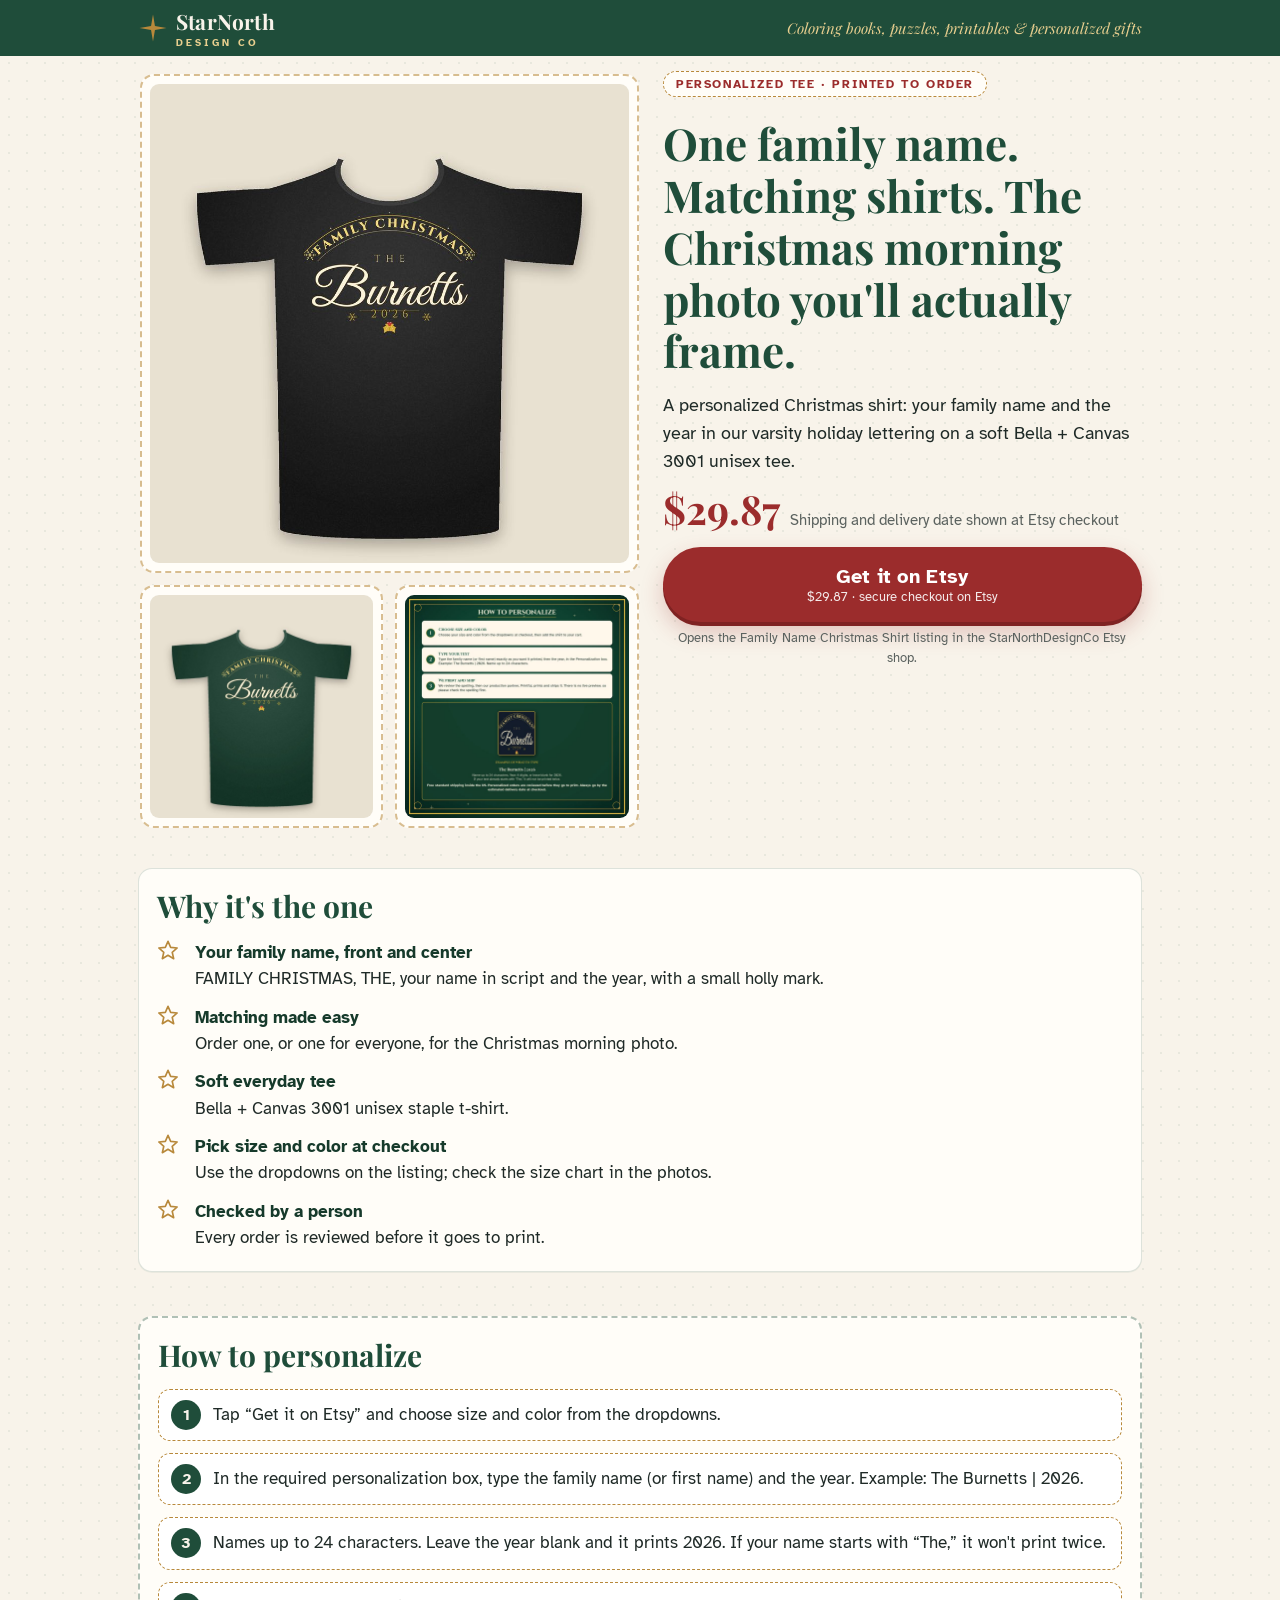
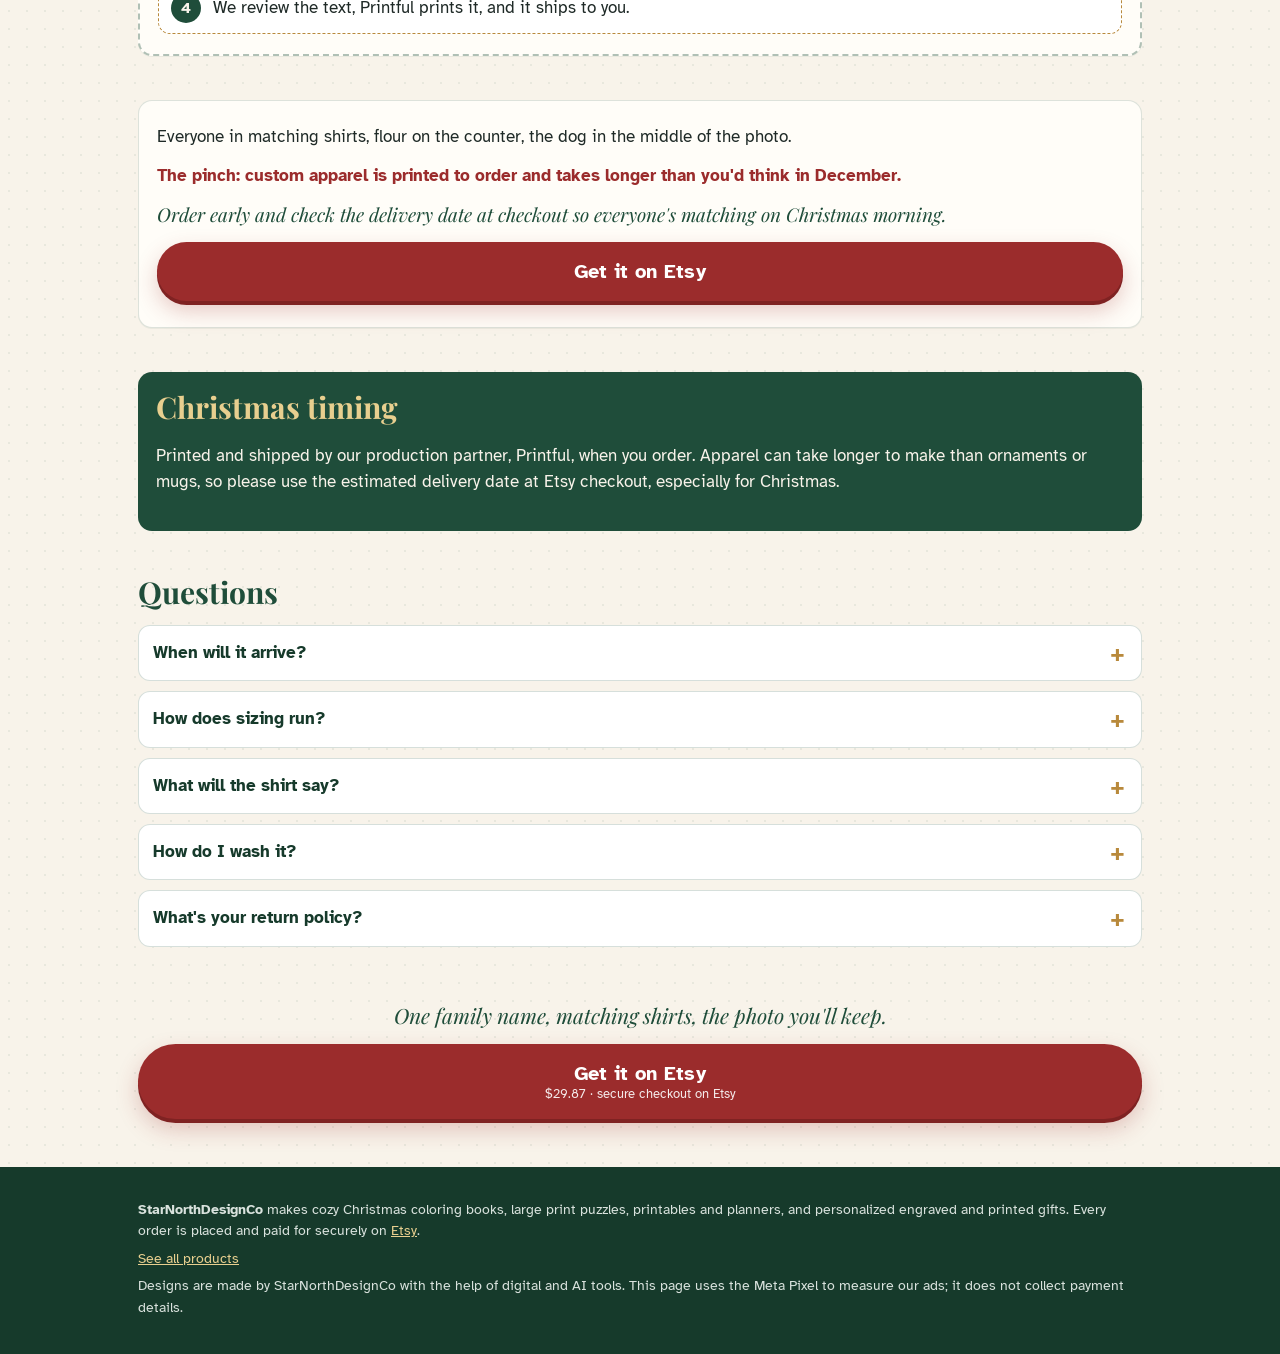
<file: personalized-family-christmas-shirt/index.html>
<!doctype html>
<html lang="en"><head>
<meta charset="utf-8"><meta name="viewport" content="width=device-width,initial-scale=1,viewport-fit=cover">
<title>Personalized Christmas Shirt, Custom Family Name Holiday Tee | StarNorthDesignCo</title>
<meta name="description" content="Personalized family Christmas shirt with your family name and year in varsity holiday lettering. Bella + Canvas 3001 unisex tee. $29.87. Matching Christmas morning photos.">
<meta name="theme-color" content="#1F4D3A">
<meta property="og:type" content="product"><meta property="og:title" content="Personalized Christmas Shirt, Custom Family Name Holiday Tee | StarNorthDesignCo">
<meta property="og:description" content="Personalized family Christmas shirt with your family name and year in varsity holiday lettering. Bella + Canvas 3001 unisex tee. $29.87. Matching Christmas morning photos."><meta property="og:image" content="https://dburnett11155-rgb.github.io/starnorth-gifts/img/family-shirt/1.jpg">
<link rel="canonical" href="https://dburnett11155-rgb.github.io/starnorth-gifts/personalized-family-christmas-shirt/">
<link rel="preload" href="../assets/fonts/playfair-bold.woff2" as="font" type="font/woff2" crossorigin>
<link rel="stylesheet" href="../assets/style.css?v=20261118">
<link rel="icon" href="data:image/svg+xml,%3Csvg xmlns='http://www.w3.org/2000/svg' viewBox='0 0 40 40'%3E%3Cpath d='M20 2 L22.6 17.4 L38 20 L22.6 22.6 L20 38 L17.4 22.6 L2 20 L17.4 17.4 Z' fill='%23B8893B'/%3E%3C/svg%3E">
<script src="../config.js?v=20261118"></script>
<script src="../assets/pixel.js?v=20261118" defer></script>
<script type="application/ld+json">{"@context": "https://schema.org", "@type": "Product", "name": "Personalized Christmas Shirt, Family Name Tee", "description": "A personalized Christmas shirt: your family name and the year in our varsity holiday lettering on a soft Bella + Canvas 3001 unisex tee.", "image": ["https://dburnett11155-rgb.github.io/starnorth-gifts/img/family-shirt/1.jpg"], "brand": {"@type": "Brand", "name": "StarNorthDesignCo"}, "sku": "4619265108", "offers": {"@type": "Offer", "price": "29.87", "priceCurrency": "USD", "availability": "https://schema.org/InStock", "url": "https://www.etsy.com/listing/4619265108"}}</script>
<script type="application/ld+json">{"@context": "https://schema.org", "@type": "FAQPage", "mainEntity": [{"@type": "Question", "name": "When will it arrive?", "acceptedAnswer": {"@type": "Answer", "text": "Printed and shipped by our production partner, Printful, when you order. Apparel can take longer to make than ornaments or mugs, so please use the estimated delivery date at Etsy checkout, especially for Christmas."}}, {"@type": "Question", "name": "How does sizing run?", "acceptedAnswer": {"@type": "Answer", "text": "It's a unisex Bella + Canvas 3001 tee. Check the size chart in the listing photos; some buyers size up for a roomier fit."}}, {"@type": "Question", "name": "What will the shirt say?", "acceptedAnswer": {"@type": "Answer", "text": "FAMILY CHRISTMAS, THE, your name in script and the year. Names up to 24 characters; leave the year blank for 2026."}}, {"@type": "Question", "name": "How do I wash it?", "acceptedAnswer": {"@type": "Answer", "text": "Machine wash cold, inside out, with like colors. Tumble dry low. Don't iron directly on the print, and follow the garment's care label."}}, {"@type": "Question", "name": "What's your return policy?", "acceptedAnswer": {"@type": "Answer", "text": "Because each piece is made to order with your text, please read the Returns & exchanges section on the Etsy listing for the exact policy before you buy. If something arrives damaged, or we made a mistake with your text, message us on Etsy and we'll help."}}]}</script>
</head>
<body>
<header class="top"><div class="wrap">
<a class="brand" href="../"><svg width="30" height="30" viewBox="0 0 40 40" aria-hidden="true"><path d="M20 2 L22.6 17.4 L38 20 L22.6 22.6 L20 38 L17.4 22.6 L2 20 L17.4 17.4 Z" fill="#B8893B"/></svg><span><b>StarNorth</b><small>DESIGN CO</small></span></a>
<span class="tag">Coloring books, puzzles, printables &amp; personalized gifts</span>
</div></header>
<main>
<div class="hero"><div class="wrap grid">
 <div><div class="gallery"><figure><img src="../img/family-shirt/1.jpg" alt="Personalized family Christmas shirt in black reading Family Christmas The Burnetts 2026" width="900" height="900" fetchpriority="high" decoding="async"></figure><figure><img src="../img/family-shirt/2.jpg" alt="Family name Christmas tee in forest green" width="900" height="900" loading="lazy" decoding="async"></figure><figure><img src="../img/family-shirt/3.jpg" alt="How to personalize the family Christmas shirt" width="900" height="900" loading="lazy" decoding="async"></figure></div><p class="hint">Swipe for more photos</p></div>
 <div>
  <span class="eyebrow">Personalized tee · printed to order</span>
  <h1>One family name. Matching shirts. The Christmas morning photo you&#x27;ll actually frame.</h1>
  <p class="sub">A personalized Christmas shirt: your family name and the year in our varsity holiday lettering on a soft Bella + Canvas 3001 unisex tee.</p>
  <div class="price"><strong>$29.87</strong><span>Shipping and delivery date shown at Etsy checkout</span></div>
  
  <a class="btn" data-etsy data-listing="4619265108" data-name="Family Name Christmas Shirt" data-price="29.87" data-placement="hero" href="https://www.etsy.com/listing/4619265108" rel="noopener">Get it on Etsy<small>$29.87 · secure checkout on Etsy</small></a>
  <p class="fine">Opens the Family Name Christmas Shirt listing in the StarNorthDesignCo Etsy shop.</p>
 </div>
</div></div>
<section><div class="wrap"><div class="card"><h2>Why it's the one</h2><ul class="bul"><li><svg class="star" width="22" height="22" viewBox="0 0 24 24" aria-hidden="true"><path d="M12 1.5l2.9 6.6 7.1.6-5.4 4.7 1.6 7-6.2-3.7-6.2 3.7 1.6-7L2 8.7l7.1-.6z" fill="none" stroke="#B8893B" stroke-width="1.8" stroke-linejoin="round"/></svg><span><b>Your family name, front and center</b>FAMILY CHRISTMAS, THE, your name in script and the year, with a small holly mark.</span></li><li><svg class="star" width="22" height="22" viewBox="0 0 24 24" aria-hidden="true"><path d="M12 1.5l2.9 6.6 7.1.6-5.4 4.7 1.6 7-6.2-3.7-6.2 3.7 1.6-7L2 8.7l7.1-.6z" fill="none" stroke="#B8893B" stroke-width="1.8" stroke-linejoin="round"/></svg><span><b>Matching made easy</b>Order one, or one for everyone, for the Christmas morning photo.</span></li><li><svg class="star" width="22" height="22" viewBox="0 0 24 24" aria-hidden="true"><path d="M12 1.5l2.9 6.6 7.1.6-5.4 4.7 1.6 7-6.2-3.7-6.2 3.7 1.6-7L2 8.7l7.1-.6z" fill="none" stroke="#B8893B" stroke-width="1.8" stroke-linejoin="round"/></svg><span><b>Soft everyday tee</b>Bella + Canvas 3001 unisex staple t-shirt.</span></li><li><svg class="star" width="22" height="22" viewBox="0 0 24 24" aria-hidden="true"><path d="M12 1.5l2.9 6.6 7.1.6-5.4 4.7 1.6 7-6.2-3.7-6.2 3.7 1.6-7L2 8.7l7.1-.6z" fill="none" stroke="#B8893B" stroke-width="1.8" stroke-linejoin="round"/></svg><span><b>Pick size and color at checkout</b>Use the dropdowns on the listing; check the size chart in the photos.</span></li><li><svg class="star" width="22" height="22" viewBox="0 0 24 24" aria-hidden="true"><path d="M12 1.5l2.9 6.6 7.1.6-5.4 4.7 1.6 7-6.2-3.7-6.2 3.7 1.6-7L2 8.7l7.1-.6z" fill="none" stroke="#B8893B" stroke-width="1.8" stroke-linejoin="round"/></svg><span><b>Checked by a person</b>Every order is reviewed before it goes to print.</span></li></ul></div></div></section>
<section><div class="wrap"><div class="card outline"><h2>How to personalize</h2><ol class="steps"><li>Tap “Get it on Etsy” and choose size and color from the dropdowns.</li><li>In the required personalization box, type the family name (or first name) and the year. Example: The Burnetts | 2026.</li><li>Names up to 24 characters. Leave the year blank and it prints 2026. If your name starts with “The,” it won&#x27;t print twice.</li><li>We review the text, Printful prints it, and it ships to you.</li></ol></div></div></section>
<section><div class="wrap"><div class="card swing"><p>Everyone in matching shirts, flour on the counter, the dog in the middle of the photo.</p><p class="pinch">The pinch: custom apparel is printed to order and takes longer than you&#x27;d think in December.</p><p class="relief">Order early and check the delivery date at checkout so everyone&#x27;s matching on Christmas morning.</p><a class="btn" data-etsy data-listing="4619265108" data-name="Family Name Christmas Shirt" data-price="29.87" data-placement="story" href="https://www.etsy.com/listing/4619265108" rel="noopener">Get it on Etsy</a></div></div></section>
<section><div class="wrap"><div class="timing"><h2>Christmas timing</h2><p>Printed and shipped by our production partner, Printful, when you order. Apparel can take longer to make than ornaments or mugs, so please use the estimated delivery date at Etsy checkout, especially for Christmas.</p></div></div></section>
<section><div class="wrap"><h2>Questions</h2><details><summary>When will it arrive?</summary><p>Printed and shipped by our production partner, Printful, when you order. Apparel can take longer to make than ornaments or mugs, so please use the estimated delivery date at Etsy checkout, especially for Christmas.</p></details><details><summary>How does sizing run?</summary><p>It&#x27;s a unisex Bella + Canvas 3001 tee. Check the size chart in the listing photos; some buyers size up for a roomier fit.</p></details><details><summary>What will the shirt say?</summary><p>FAMILY CHRISTMAS, THE, your name in script and the year. Names up to 24 characters; leave the year blank for 2026.</p></details><details><summary>How do I wash it?</summary><p>Machine wash cold, inside out, with like colors. Tumble dry low. Don&#x27;t iron directly on the print, and follow the garment&#x27;s care label.</p></details><details><summary>What&#x27;s your return policy?</summary><p>Because each piece is made to order with your text, please read the Returns &amp; exchanges section on the Etsy listing for the exact policy before you buy. If something arrives damaged, or we made a mistake with your text, message us on Etsy and we&#x27;ll help.</p></details></div></section>
<section><div class="wrap"><p class="core">One family name, matching shirts, the photo you&#x27;ll keep.</p><a class="btn" data-etsy data-listing="4619265108" data-name="Family Name Christmas Shirt" data-price="29.87" data-placement="bottom" href="https://www.etsy.com/listing/4619265108" rel="noopener">Get it on Etsy<small>$29.87 · secure checkout on Etsy</small></a></div></section>
</main>
<footer class="foot"><div class="wrap">
<p><b>StarNorthDesignCo</b> makes cozy Christmas coloring books, large print puzzles, printables and planners, and personalized engraved and printed gifts. Every order is placed and paid for securely on <a href="https://www.etsy.com/shop/StarNorthDesignCo" rel="noopener">Etsy</a>.</p>
<p><a href="../">See all products</a></p>
<p>Designs are made by StarNorthDesignCo with the help of digital and AI tools. This page uses the Meta Pixel to measure our ads; it does not collect payment details.</p>
</div></footer>
<div class="sticky"><div class="wrap"><div class="p">$29.87<small>Shipping and delivery date shown at Etsy checkout</small></div><a class="btn" data-etsy data-listing="4619265108" data-name="Family Name Christmas Shirt" data-price="29.87" data-placement="sticky" href="https://www.etsy.com/listing/4619265108" rel="noopener">Get it on Etsy</a></div></div>
</body></html>
</file>
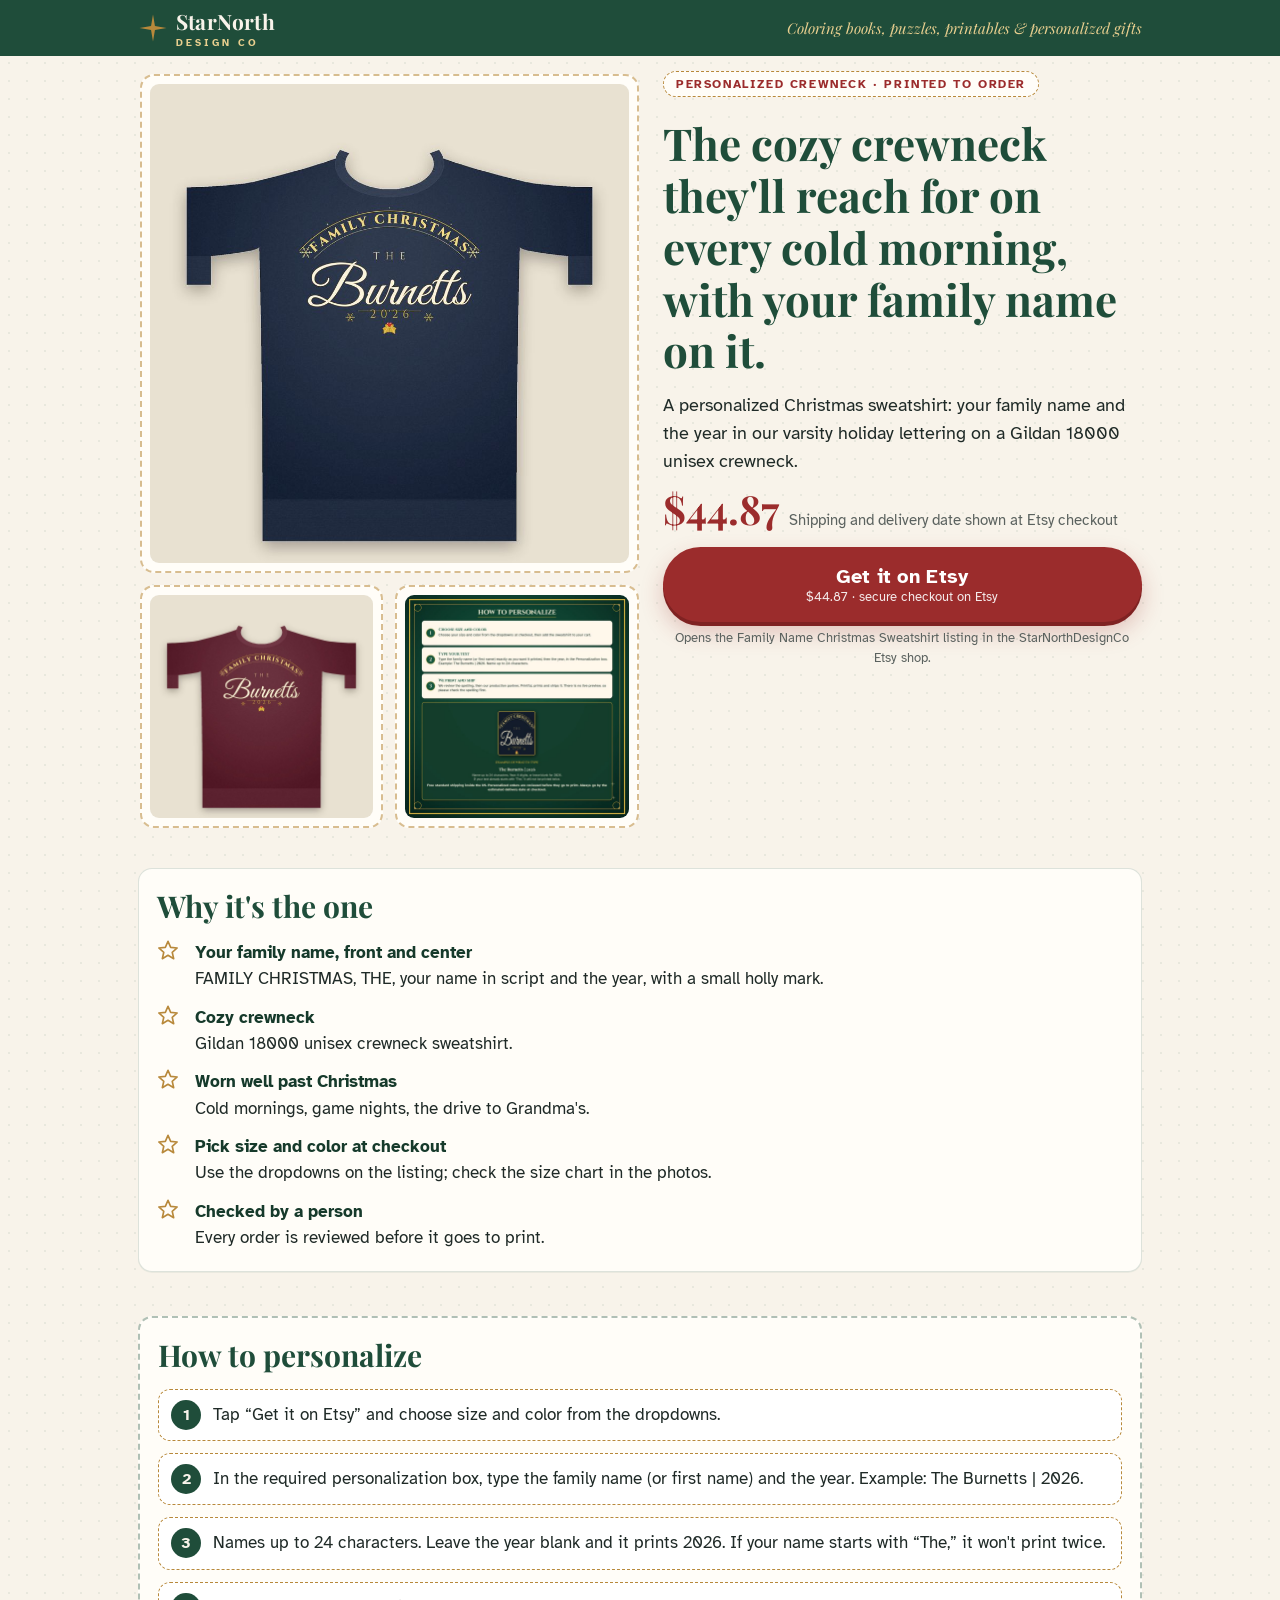
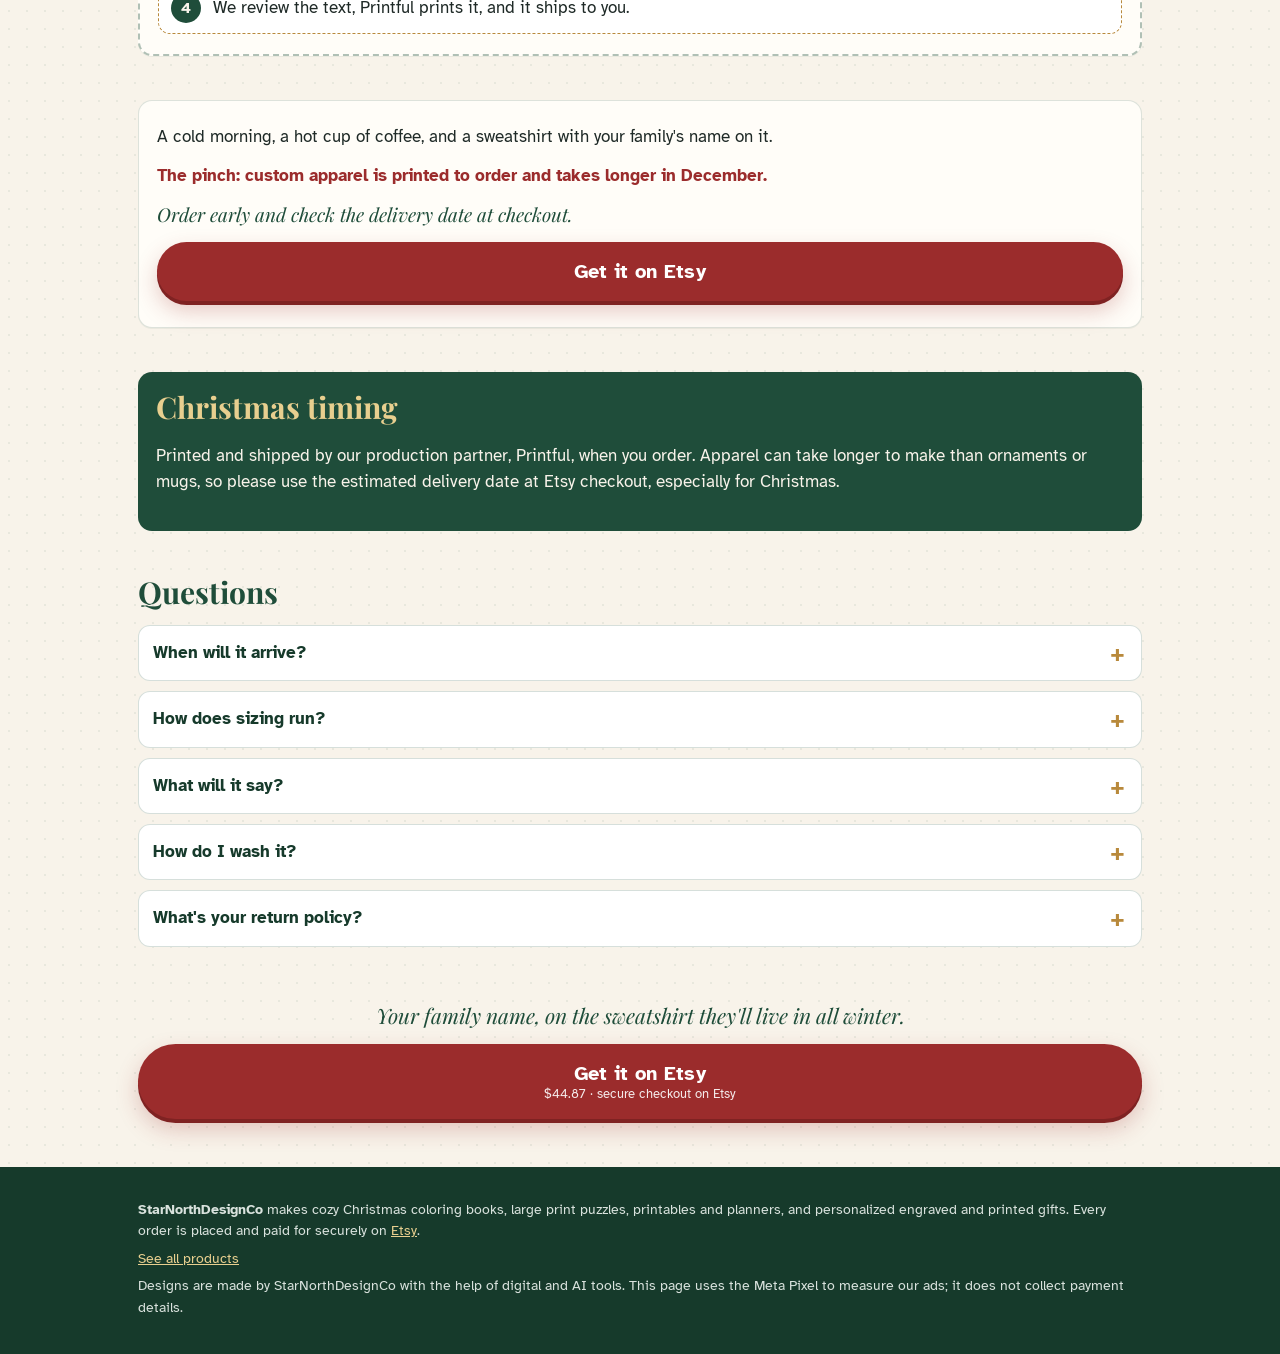
<file: personalized-family-christmas-sweatshirt/index.html>
<!doctype html>
<html lang="en"><head>
<meta charset="utf-8"><meta name="viewport" content="width=device-width,initial-scale=1,viewport-fit=cover">
<title>Personalized Christmas Sweatshirt, Custom Family Name Crewneck | StarNorthDesignCo</title>
<meta name="description" content="Personalized family Christmas sweatshirt with your family name and year in varsity holiday lettering. Gildan 18000 unisex crewneck. $44.87.">
<meta name="theme-color" content="#1F4D3A">
<meta property="og:type" content="product"><meta property="og:title" content="Personalized Christmas Sweatshirt, Custom Family Name Crewneck | StarNorthDesignCo">
<meta property="og:description" content="Personalized family Christmas sweatshirt with your family name and year in varsity holiday lettering. Gildan 18000 unisex crewneck. $44.87."><meta property="og:image" content="https://dburnett11155-rgb.github.io/starnorth-gifts/img/family-sweatshirt/1.jpg">
<link rel="canonical" href="https://dburnett11155-rgb.github.io/starnorth-gifts/personalized-family-christmas-sweatshirt/">
<link rel="preload" href="../assets/fonts/playfair-bold.woff2" as="font" type="font/woff2" crossorigin>
<link rel="stylesheet" href="../assets/style.css?v=20261118">
<link rel="icon" href="data:image/svg+xml,%3Csvg xmlns='http://www.w3.org/2000/svg' viewBox='0 0 40 40'%3E%3Cpath d='M20 2 L22.6 17.4 L38 20 L22.6 22.6 L20 38 L17.4 22.6 L2 20 L17.4 17.4 Z' fill='%23B8893B'/%3E%3C/svg%3E">
<script src="../config.js?v=20261118"></script>
<script src="../assets/pixel.js?v=20261118" defer></script>
<script type="application/ld+json">{"@context": "https://schema.org", "@type": "Product", "name": "Personalized Christmas Sweatshirt, Family Name Crewneck", "description": "A personalized Christmas sweatshirt: your family name and the year in our varsity holiday lettering on a Gildan 18000 unisex crewneck.", "image": ["https://dburnett11155-rgb.github.io/starnorth-gifts/img/family-sweatshirt/1.jpg"], "brand": {"@type": "Brand", "name": "StarNorthDesignCo"}, "sku": "4619279796", "offers": {"@type": "Offer", "price": "44.87", "priceCurrency": "USD", "availability": "https://schema.org/InStock", "url": "https://www.etsy.com/listing/4619279796"}}</script>
<script type="application/ld+json">{"@context": "https://schema.org", "@type": "FAQPage", "mainEntity": [{"@type": "Question", "name": "When will it arrive?", "acceptedAnswer": {"@type": "Answer", "text": "Printed and shipped by our production partner, Printful, when you order. Apparel can take longer to make than ornaments or mugs, so please use the estimated delivery date at Etsy checkout, especially for Christmas."}}, {"@type": "Question", "name": "How does sizing run?", "acceptedAnswer": {"@type": "Answer", "text": "It's a unisex Gildan 18000 crewneck and can run roomy or snug depending on the size. Check the size chart in the listing photos."}}, {"@type": "Question", "name": "What will it say?", "acceptedAnswer": {"@type": "Answer", "text": "FAMILY CHRISTMAS, THE, your name in script and the year. Names up to 24 characters; leave the year blank for 2026."}}, {"@type": "Question", "name": "How do I wash it?", "acceptedAnswer": {"@type": "Answer", "text": "Machine wash cold, inside out, with like colors. Tumble dry low. Don't iron directly on the print, and follow the garment's care label."}}, {"@type": "Question", "name": "What's your return policy?", "acceptedAnswer": {"@type": "Answer", "text": "Because each piece is made to order with your text, please read the Returns & exchanges section on the Etsy listing for the exact policy before you buy. If something arrives damaged, or we made a mistake with your text, message us on Etsy and we'll help."}}]}</script>
</head>
<body>
<header class="top"><div class="wrap">
<a class="brand" href="../"><svg width="30" height="30" viewBox="0 0 40 40" aria-hidden="true"><path d="M20 2 L22.6 17.4 L38 20 L22.6 22.6 L20 38 L17.4 22.6 L2 20 L17.4 17.4 Z" fill="#B8893B"/></svg><span><b>StarNorth</b><small>DESIGN CO</small></span></a>
<span class="tag">Coloring books, puzzles, printables &amp; personalized gifts</span>
</div></header>
<main>
<div class="hero"><div class="wrap grid">
 <div><div class="gallery"><figure><img src="../img/family-sweatshirt/1.jpg" alt="Personalized family Christmas sweatshirt in navy reading Family Christmas The Burnetts 2026" width="900" height="900" fetchpriority="high" decoding="async"></figure><figure><img src="../img/family-sweatshirt/2.jpg" alt="Family name Christmas crewneck in maroon" width="900" height="900" loading="lazy" decoding="async"></figure><figure><img src="../img/family-sweatshirt/3.jpg" alt="How to personalize the family Christmas sweatshirt" width="900" height="900" loading="lazy" decoding="async"></figure></div><p class="hint">Swipe for more photos</p></div>
 <div>
  <span class="eyebrow">Personalized crewneck · printed to order</span>
  <h1>The cozy crewneck they&#x27;ll reach for on every cold morning, with your family name on it.</h1>
  <p class="sub">A personalized Christmas sweatshirt: your family name and the year in our varsity holiday lettering on a Gildan 18000 unisex crewneck.</p>
  <div class="price"><strong>$44.87</strong><span>Shipping and delivery date shown at Etsy checkout</span></div>
  
  <a class="btn" data-etsy data-listing="4619279796" data-name="Family Name Christmas Sweatshirt" data-price="44.87" data-placement="hero" href="https://www.etsy.com/listing/4619279796" rel="noopener">Get it on Etsy<small>$44.87 · secure checkout on Etsy</small></a>
  <p class="fine">Opens the Family Name Christmas Sweatshirt listing in the StarNorthDesignCo Etsy shop.</p>
 </div>
</div></div>
<section><div class="wrap"><div class="card"><h2>Why it's the one</h2><ul class="bul"><li><svg class="star" width="22" height="22" viewBox="0 0 24 24" aria-hidden="true"><path d="M12 1.5l2.9 6.6 7.1.6-5.4 4.7 1.6 7-6.2-3.7-6.2 3.7 1.6-7L2 8.7l7.1-.6z" fill="none" stroke="#B8893B" stroke-width="1.8" stroke-linejoin="round"/></svg><span><b>Your family name, front and center</b>FAMILY CHRISTMAS, THE, your name in script and the year, with a small holly mark.</span></li><li><svg class="star" width="22" height="22" viewBox="0 0 24 24" aria-hidden="true"><path d="M12 1.5l2.9 6.6 7.1.6-5.4 4.7 1.6 7-6.2-3.7-6.2 3.7 1.6-7L2 8.7l7.1-.6z" fill="none" stroke="#B8893B" stroke-width="1.8" stroke-linejoin="round"/></svg><span><b>Cozy crewneck</b>Gildan 18000 unisex crewneck sweatshirt.</span></li><li><svg class="star" width="22" height="22" viewBox="0 0 24 24" aria-hidden="true"><path d="M12 1.5l2.9 6.6 7.1.6-5.4 4.7 1.6 7-6.2-3.7-6.2 3.7 1.6-7L2 8.7l7.1-.6z" fill="none" stroke="#B8893B" stroke-width="1.8" stroke-linejoin="round"/></svg><span><b>Worn well past Christmas</b>Cold mornings, game nights, the drive to Grandma&#x27;s.</span></li><li><svg class="star" width="22" height="22" viewBox="0 0 24 24" aria-hidden="true"><path d="M12 1.5l2.9 6.6 7.1.6-5.4 4.7 1.6 7-6.2-3.7-6.2 3.7 1.6-7L2 8.7l7.1-.6z" fill="none" stroke="#B8893B" stroke-width="1.8" stroke-linejoin="round"/></svg><span><b>Pick size and color at checkout</b>Use the dropdowns on the listing; check the size chart in the photos.</span></li><li><svg class="star" width="22" height="22" viewBox="0 0 24 24" aria-hidden="true"><path d="M12 1.5l2.9 6.6 7.1.6-5.4 4.7 1.6 7-6.2-3.7-6.2 3.7 1.6-7L2 8.7l7.1-.6z" fill="none" stroke="#B8893B" stroke-width="1.8" stroke-linejoin="round"/></svg><span><b>Checked by a person</b>Every order is reviewed before it goes to print.</span></li></ul></div></div></section>
<section><div class="wrap"><div class="card outline"><h2>How to personalize</h2><ol class="steps"><li>Tap “Get it on Etsy” and choose size and color from the dropdowns.</li><li>In the required personalization box, type the family name (or first name) and the year. Example: The Burnetts | 2026.</li><li>Names up to 24 characters. Leave the year blank and it prints 2026. If your name starts with “The,” it won&#x27;t print twice.</li><li>We review the text, Printful prints it, and it ships to you.</li></ol></div></div></section>
<section><div class="wrap"><div class="card swing"><p>A cold morning, a hot cup of coffee, and a sweatshirt with your family&#x27;s name on it.</p><p class="pinch">The pinch: custom apparel is printed to order and takes longer in December.</p><p class="relief">Order early and check the delivery date at checkout.</p><a class="btn" data-etsy data-listing="4619279796" data-name="Family Name Christmas Sweatshirt" data-price="44.87" data-placement="story" href="https://www.etsy.com/listing/4619279796" rel="noopener">Get it on Etsy</a></div></div></section>
<section><div class="wrap"><div class="timing"><h2>Christmas timing</h2><p>Printed and shipped by our production partner, Printful, when you order. Apparel can take longer to make than ornaments or mugs, so please use the estimated delivery date at Etsy checkout, especially for Christmas.</p></div></div></section>
<section><div class="wrap"><h2>Questions</h2><details><summary>When will it arrive?</summary><p>Printed and shipped by our production partner, Printful, when you order. Apparel can take longer to make than ornaments or mugs, so please use the estimated delivery date at Etsy checkout, especially for Christmas.</p></details><details><summary>How does sizing run?</summary><p>It&#x27;s a unisex Gildan 18000 crewneck and can run roomy or snug depending on the size. Check the size chart in the listing photos.</p></details><details><summary>What will it say?</summary><p>FAMILY CHRISTMAS, THE, your name in script and the year. Names up to 24 characters; leave the year blank for 2026.</p></details><details><summary>How do I wash it?</summary><p>Machine wash cold, inside out, with like colors. Tumble dry low. Don&#x27;t iron directly on the print, and follow the garment&#x27;s care label.</p></details><details><summary>What&#x27;s your return policy?</summary><p>Because each piece is made to order with your text, please read the Returns &amp; exchanges section on the Etsy listing for the exact policy before you buy. If something arrives damaged, or we made a mistake with your text, message us on Etsy and we&#x27;ll help.</p></details></div></section>
<section><div class="wrap"><p class="core">Your family name, on the sweatshirt they&#x27;ll live in all winter.</p><a class="btn" data-etsy data-listing="4619279796" data-name="Family Name Christmas Sweatshirt" data-price="44.87" data-placement="bottom" href="https://www.etsy.com/listing/4619279796" rel="noopener">Get it on Etsy<small>$44.87 · secure checkout on Etsy</small></a></div></section>
</main>
<footer class="foot"><div class="wrap">
<p><b>StarNorthDesignCo</b> makes cozy Christmas coloring books, large print puzzles, printables and planners, and personalized engraved and printed gifts. Every order is placed and paid for securely on <a href="https://www.etsy.com/shop/StarNorthDesignCo" rel="noopener">Etsy</a>.</p>
<p><a href="../">See all products</a></p>
<p>Designs are made by StarNorthDesignCo with the help of digital and AI tools. This page uses the Meta Pixel to measure our ads; it does not collect payment details.</p>
</div></footer>
<div class="sticky"><div class="wrap"><div class="p">$44.87<small>Shipping and delivery date shown at Etsy checkout</small></div><a class="btn" data-etsy data-listing="4619279796" data-name="Family Name Christmas Sweatshirt" data-price="44.87" data-placement="sticky" href="https://www.etsy.com/listing/4619279796" rel="noopener">Get it on Etsy</a></div></div>
</body></html>
</file>
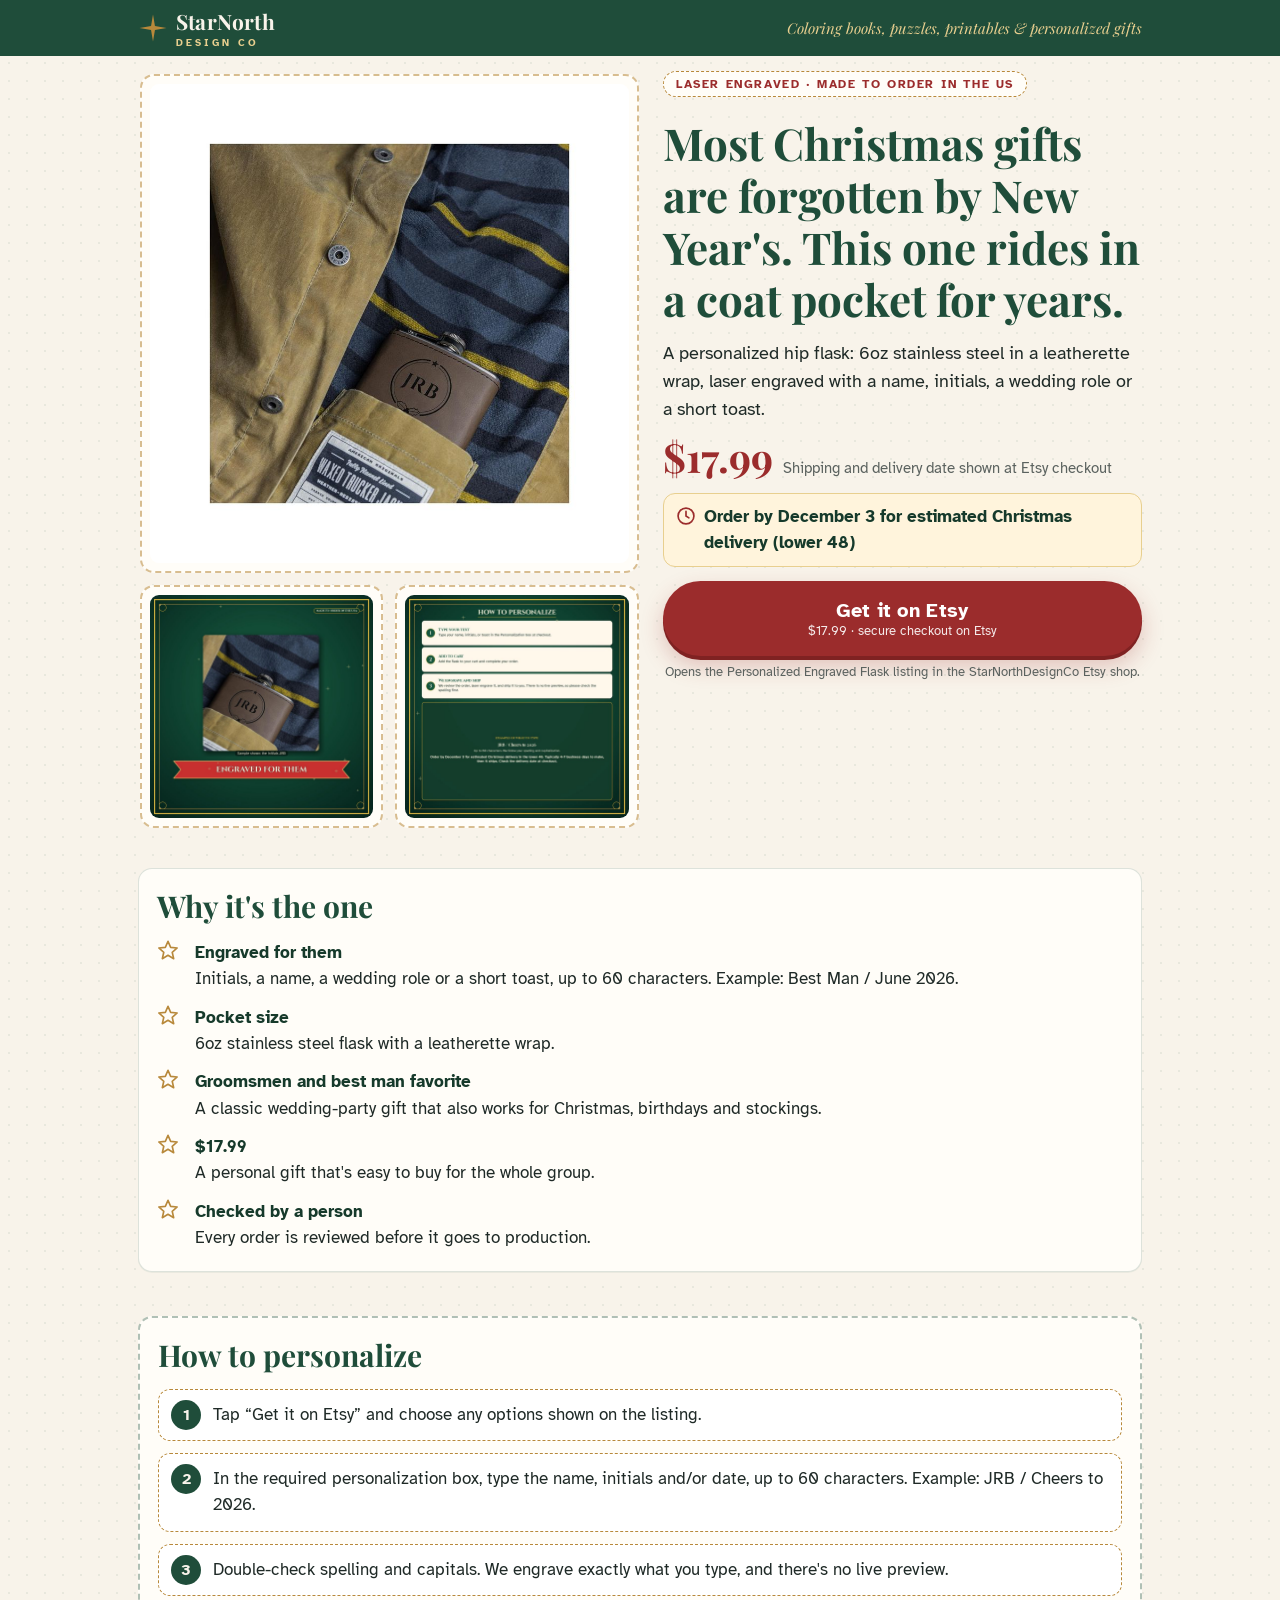
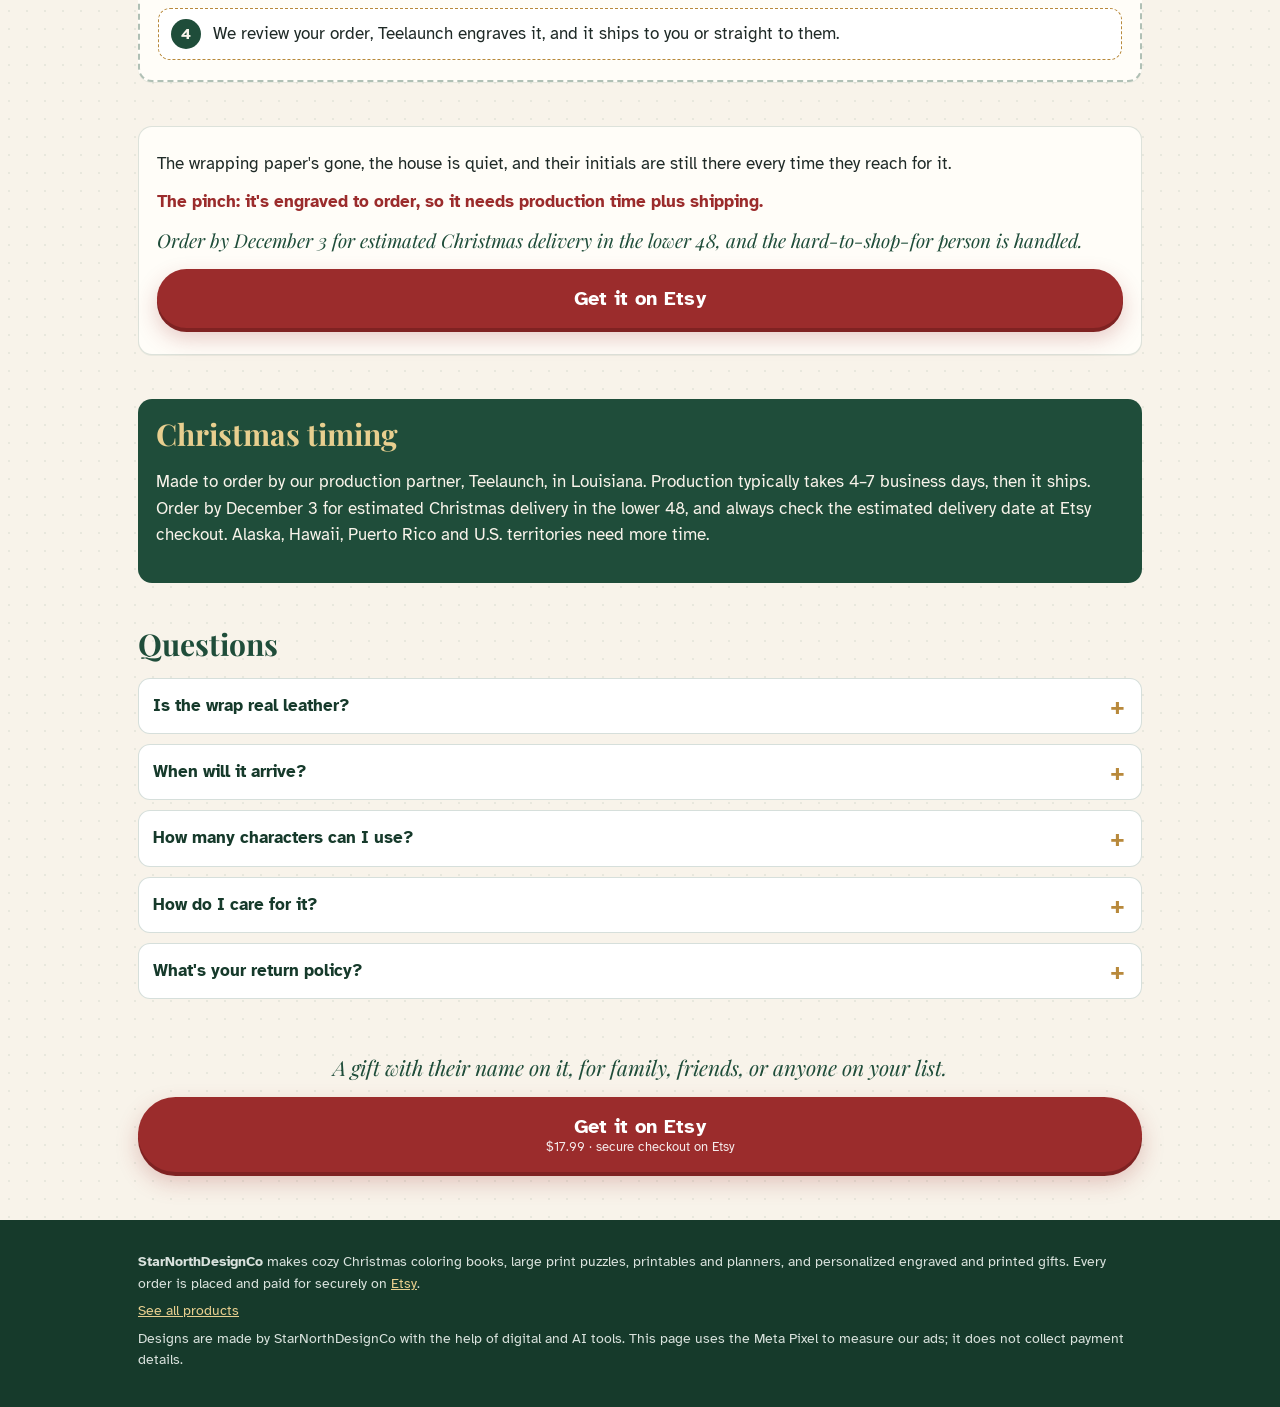
<file: personalized-hip-flask/index.html>
<!doctype html>
<html lang="en"><head>
<meta charset="utf-8"><meta name="viewport" content="width=device-width,initial-scale=1,viewport-fit=cover">
<title>Personalized Hip Flask, Engraved 6oz Stainless Steel with Leatherette Wrap | StarNorthDesignCo</title>
<meta name="description" content="Personalized hip flask, laser engraved with a name, initials or short toast. 6oz stainless steel with a leatherette wrap. $17.99. Groomsmen, best man and Christmas gift.">
<meta name="theme-color" content="#1F4D3A">
<meta property="og:type" content="product"><meta property="og:title" content="Personalized Hip Flask, Engraved 6oz Stainless Steel with Leatherette Wrap | StarNorthDesignCo">
<meta property="og:description" content="Personalized hip flask, laser engraved with a name, initials or short toast. 6oz stainless steel with a leatherette wrap. $17.99. Groomsmen, best man and Christmas gift."><meta property="og:image" content="https://dburnett11155-rgb.github.io/starnorth-gifts/img/hip-flask/1.jpg">
<link rel="canonical" href="https://dburnett11155-rgb.github.io/starnorth-gifts/personalized-hip-flask/">
<link rel="preload" href="../assets/fonts/playfair-bold.woff2" as="font" type="font/woff2" crossorigin>
<link rel="stylesheet" href="../assets/style.css?v=20261118">
<link rel="icon" href="data:image/svg+xml,%3Csvg xmlns='http://www.w3.org/2000/svg' viewBox='0 0 40 40'%3E%3Cpath d='M20 2 L22.6 17.4 L38 20 L22.6 22.6 L20 38 L17.4 22.6 L2 20 L17.4 17.4 Z' fill='%23B8893B'/%3E%3C/svg%3E">
<script src="../config.js?v=20261118"></script>
<script src="../assets/pixel.js?v=20261118" defer></script>
<script type="application/ld+json">{"@context": "https://schema.org", "@type": "Product", "name": "Personalized Hip Flask, Engraved 6oz", "description": "A personalized hip flask: 6oz stainless steel in a leatherette wrap, laser engraved with a name, initials, a wedding role or a short toast.", "image": ["https://dburnett11155-rgb.github.io/starnorth-gifts/img/hip-flask/1.jpg"], "brand": {"@type": "Brand", "name": "StarNorthDesignCo"}, "sku": "4615159393", "offers": {"@type": "Offer", "price": "17.99", "priceCurrency": "USD", "availability": "https://schema.org/InStock", "url": "https://www.etsy.com/listing/4615159393"}}</script>
<script type="application/ld+json">{"@context": "https://schema.org", "@type": "FAQPage", "mainEntity": [{"@type": "Question", "name": "Is the wrap real leather?", "acceptedAnswer": {"@type": "Answer", "text": "No. It's a leatherette wrap over a 6oz stainless steel flask, laser engraved with your text."}}, {"@type": "Question", "name": "When will it arrive?", "acceptedAnswer": {"@type": "Answer", "text": "Made to order by our production partner, Teelaunch, in Louisiana. Production typically takes 4\u20137 business days, then it ships. Order by December 3 for estimated Christmas delivery in the lower 48, and always check the estimated delivery date at Etsy checkout. Alaska, Hawaii, Puerto Rico and U.S. territories need more time."}}, {"@type": "Question", "name": "How many characters can I use?", "acceptedAnswer": {"@type": "Answer", "text": "Up to 60 characters. Examples: JRB / Cheers to 2026, or Best Man / June 2026. We follow your spelling and capitals exactly."}}, {"@type": "Question", "name": "How do I care for it?", "acceptedAnswer": {"@type": "Answer", "text": "Wipe the wrap with a slightly damp cloth, hand wash the steel flask and dry it thoroughly. Don't soak the wrap or put the flask in the dishwasher."}}, {"@type": "Question", "name": "What's your return policy?", "acceptedAnswer": {"@type": "Answer", "text": "Because each piece is made to order with your text, please read the Returns & exchanges section on the Etsy listing for the exact policy before you buy. If something arrives damaged, or we made a mistake with your text, message us on Etsy and we'll help."}}]}</script>
</head>
<body>
<header class="top"><div class="wrap">
<a class="brand" href="../"><svg width="30" height="30" viewBox="0 0 40 40" aria-hidden="true"><path d="M20 2 L22.6 17.4 L38 20 L22.6 22.6 L20 38 L17.4 22.6 L2 20 L17.4 17.4 Z" fill="#B8893B"/></svg><span><b>StarNorth</b><small>DESIGN CO</small></span></a>
<span class="tag">Coloring books, puzzles, printables &amp; personalized gifts</span>
</div></header>
<main>
<div class="hero"><div class="wrap grid">
 <div><div class="gallery"><figure><img src="../img/hip-flask/1.jpg" alt="Personalized 6oz hip flask engraved JRB tucked in a coat pocket" width="900" height="900" fetchpriority="high" decoding="async"></figure><figure><img src="../img/hip-flask/2.jpg" alt="Engraved leatherette hip flask with the words Engraved for them" width="900" height="900" loading="lazy" decoding="async"></figure><figure><img src="../img/hip-flask/3.jpg" alt="How to personalize the engraved flask in three steps" width="900" height="900" loading="lazy" decoding="async"></figure></div><p class="hint">Swipe for more photos</p></div>
 <div>
  <span class="eyebrow">Laser engraved · made to order in the US</span>
  <h1>Most Christmas gifts are forgotten by New Year&#x27;s. This one rides in a coat pocket for years.</h1>
  <p class="sub">A personalized hip flask: 6oz stainless steel in a leatherette wrap, laser engraved with a name, initials, a wedding role or a short toast.</p>
  <div class="price"><strong>$17.99</strong><span>Shipping and delivery date shown at Etsy checkout</span></div>
  <div class="cutoff"><svg width="20" height="20" viewBox="0 0 24 24" aria-hidden="true"><circle cx="12" cy="12" r="9.5" fill="none" stroke="#9B2C2C" stroke-width="2"/><path d="M12 6.5V12l3.5 2.2" fill="none" stroke="#9B2C2C" stroke-width="2" stroke-linecap="round"/></svg><span>Order by December 3 for estimated Christmas delivery (lower 48)</span></div>
  <a class="btn" data-etsy data-listing="4615159393" data-name="Personalized Engraved Flask" data-price="17.99" data-placement="hero" href="https://www.etsy.com/listing/4615159393" rel="noopener">Get it on Etsy<small>$17.99 · secure checkout on Etsy</small></a>
  <p class="fine">Opens the Personalized Engraved Flask listing in the StarNorthDesignCo Etsy shop.</p>
 </div>
</div></div>
<section><div class="wrap"><div class="card"><h2>Why it's the one</h2><ul class="bul"><li><svg class="star" width="22" height="22" viewBox="0 0 24 24" aria-hidden="true"><path d="M12 1.5l2.9 6.6 7.1.6-5.4 4.7 1.6 7-6.2-3.7-6.2 3.7 1.6-7L2 8.7l7.1-.6z" fill="none" stroke="#B8893B" stroke-width="1.8" stroke-linejoin="round"/></svg><span><b>Engraved for them</b>Initials, a name, a wedding role or a short toast, up to 60 characters. Example: Best Man / June 2026.</span></li><li><svg class="star" width="22" height="22" viewBox="0 0 24 24" aria-hidden="true"><path d="M12 1.5l2.9 6.6 7.1.6-5.4 4.7 1.6 7-6.2-3.7-6.2 3.7 1.6-7L2 8.7l7.1-.6z" fill="none" stroke="#B8893B" stroke-width="1.8" stroke-linejoin="round"/></svg><span><b>Pocket size</b>6oz stainless steel flask with a leatherette wrap.</span></li><li><svg class="star" width="22" height="22" viewBox="0 0 24 24" aria-hidden="true"><path d="M12 1.5l2.9 6.6 7.1.6-5.4 4.7 1.6 7-6.2-3.7-6.2 3.7 1.6-7L2 8.7l7.1-.6z" fill="none" stroke="#B8893B" stroke-width="1.8" stroke-linejoin="round"/></svg><span><b>Groomsmen and best man favorite</b>A classic wedding-party gift that also works for Christmas, birthdays and stockings.</span></li><li><svg class="star" width="22" height="22" viewBox="0 0 24 24" aria-hidden="true"><path d="M12 1.5l2.9 6.6 7.1.6-5.4 4.7 1.6 7-6.2-3.7-6.2 3.7 1.6-7L2 8.7l7.1-.6z" fill="none" stroke="#B8893B" stroke-width="1.8" stroke-linejoin="round"/></svg><span><b>$17.99</b>A personal gift that&#x27;s easy to buy for the whole group.</span></li><li><svg class="star" width="22" height="22" viewBox="0 0 24 24" aria-hidden="true"><path d="M12 1.5l2.9 6.6 7.1.6-5.4 4.7 1.6 7-6.2-3.7-6.2 3.7 1.6-7L2 8.7l7.1-.6z" fill="none" stroke="#B8893B" stroke-width="1.8" stroke-linejoin="round"/></svg><span><b>Checked by a person</b>Every order is reviewed before it goes to production.</span></li></ul></div></div></section>
<section><div class="wrap"><div class="card outline"><h2>How to personalize</h2><ol class="steps"><li>Tap “Get it on Etsy” and choose any options shown on the listing.</li><li>In the required personalization box, type the name, initials and/or date, up to 60 characters. Example: JRB / Cheers to 2026.</li><li>Double-check spelling and capitals. We engrave exactly what you type, and there&#x27;s no live preview.</li><li>We review your order, Teelaunch engraves it, and it ships to you or straight to them.</li></ol></div></div></section>
<section><div class="wrap"><div class="card swing"><p>The wrapping paper&#x27;s gone, the house is quiet, and their initials are still there every time they reach for it.</p><p class="pinch">The pinch: it&#x27;s engraved to order, so it needs production time plus shipping.</p><p class="relief">Order by December 3 for estimated Christmas delivery in the lower 48, and the hard-to-shop-for person is handled.</p><a class="btn" data-etsy data-listing="4615159393" data-name="Personalized Engraved Flask" data-price="17.99" data-placement="story" href="https://www.etsy.com/listing/4615159393" rel="noopener">Get it on Etsy</a></div></div></section>
<section><div class="wrap"><div class="timing"><h2>Christmas timing</h2><p>Made to order by our production partner, Teelaunch, in Louisiana. Production typically takes 4–7 business days, then it ships. Order by December 3 for estimated Christmas delivery in the lower 48, and always check the estimated delivery date at Etsy checkout. Alaska, Hawaii, Puerto Rico and U.S. territories need more time.</p></div></div></section>
<section><div class="wrap"><h2>Questions</h2><details><summary>Is the wrap real leather?</summary><p>No. It&#x27;s a leatherette wrap over a 6oz stainless steel flask, laser engraved with your text.</p></details><details><summary>When will it arrive?</summary><p>Made to order by our production partner, Teelaunch, in Louisiana. Production typically takes 4–7 business days, then it ships. Order by December 3 for estimated Christmas delivery in the lower 48, and always check the estimated delivery date at Etsy checkout. Alaska, Hawaii, Puerto Rico and U.S. territories need more time.</p></details><details><summary>How many characters can I use?</summary><p>Up to 60 characters. Examples: JRB / Cheers to 2026, or Best Man / June 2026. We follow your spelling and capitals exactly.</p></details><details><summary>How do I care for it?</summary><p>Wipe the wrap with a slightly damp cloth, hand wash the steel flask and dry it thoroughly. Don&#x27;t soak the wrap or put the flask in the dishwasher.</p></details><details><summary>What&#x27;s your return policy?</summary><p>Because each piece is made to order with your text, please read the Returns &amp; exchanges section on the Etsy listing for the exact policy before you buy. If something arrives damaged, or we made a mistake with your text, message us on Etsy and we&#x27;ll help.</p></details></div></section>
<section><div class="wrap"><p class="core">A gift with their name on it, for family, friends, or anyone on your list.</p><a class="btn" data-etsy data-listing="4615159393" data-name="Personalized Engraved Flask" data-price="17.99" data-placement="bottom" href="https://www.etsy.com/listing/4615159393" rel="noopener">Get it on Etsy<small>$17.99 · secure checkout on Etsy</small></a></div></section>
</main>
<footer class="foot"><div class="wrap">
<p><b>StarNorthDesignCo</b> makes cozy Christmas coloring books, large print puzzles, printables and planners, and personalized engraved and printed gifts. Every order is placed and paid for securely on <a href="https://www.etsy.com/shop/StarNorthDesignCo" rel="noopener">Etsy</a>.</p>
<p><a href="../">See all products</a></p>
<p>Designs are made by StarNorthDesignCo with the help of digital and AI tools. This page uses the Meta Pixel to measure our ads; it does not collect payment details.</p>
</div></footer>
<div class="sticky"><div class="wrap"><div class="p">$17.99<small>Order by December 3 for estimated Christmas delivery (lower 48)</small></div><a class="btn" data-etsy data-listing="4615159393" data-name="Personalized Engraved Flask" data-price="17.99" data-placement="sticky" href="https://www.etsy.com/listing/4615159393" rel="noopener">Get it on Etsy</a></div></div>
</body></html>
</file>
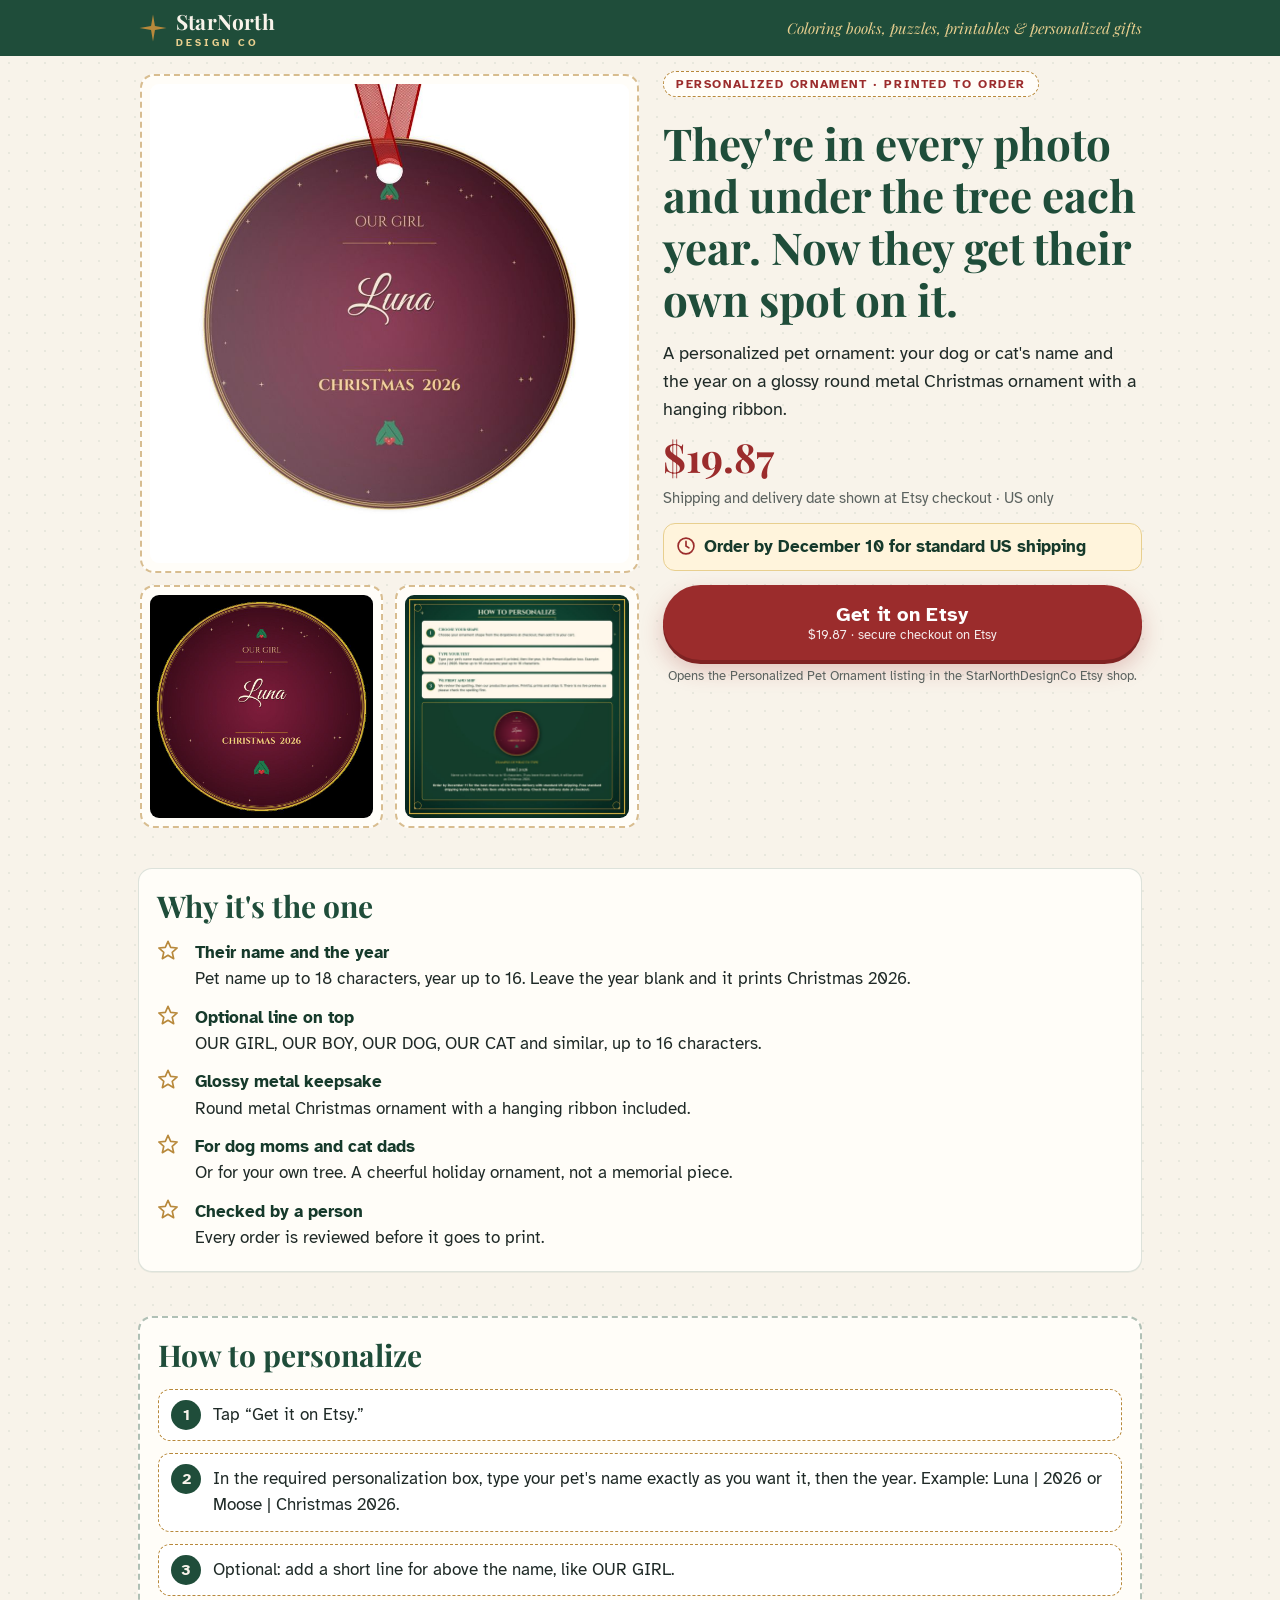
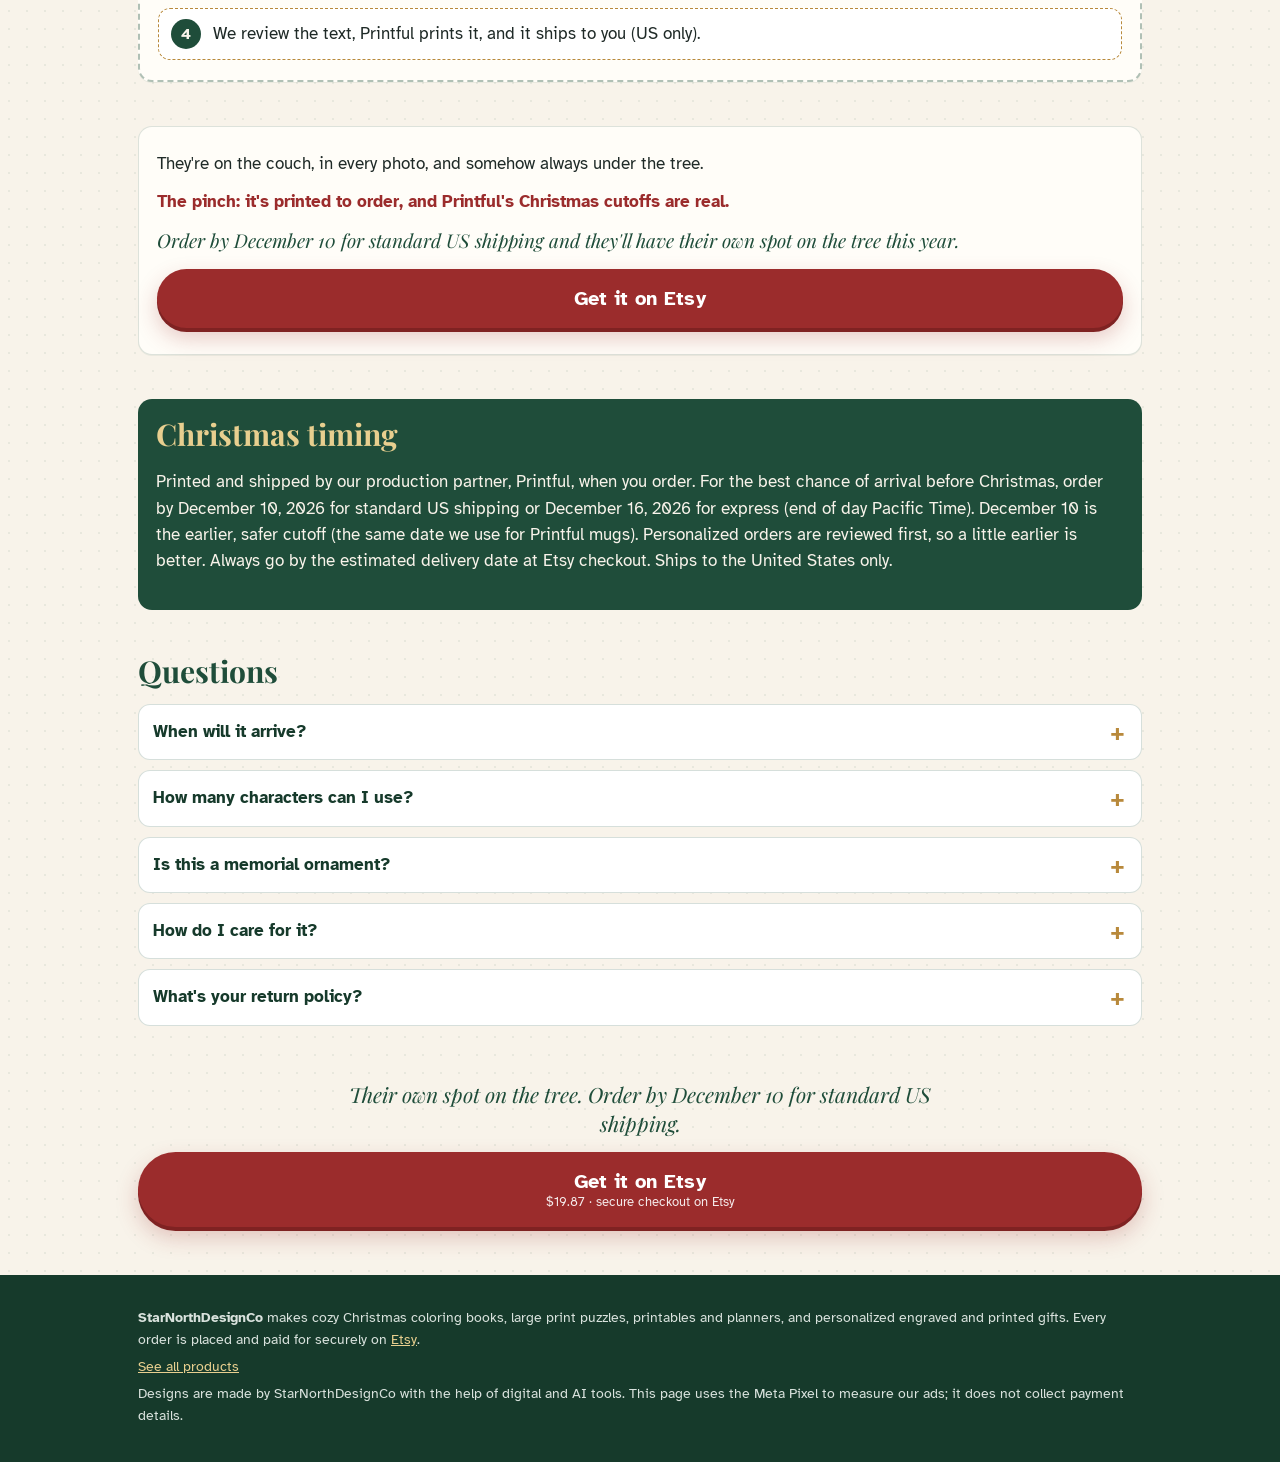
<file: personalized-pet-ornament/index.html>
<!doctype html>
<html lang="en"><head>
<meta charset="utf-8"><meta name="viewport" content="width=device-width,initial-scale=1,viewport-fit=cover">
<title>Personalized Pet Ornament, Custom Dog or Cat Name Christmas Ornament | StarNorthDesignCo</title>
<meta name="description" content="Personalized pet ornament with your dog or cat&#x27;s name and the year on a glossy round metal Christmas ornament with ribbon. $19.87. Order by Dec 10 for standard US shipping.">
<meta name="theme-color" content="#1F4D3A">
<meta property="og:type" content="product"><meta property="og:title" content="Personalized Pet Ornament, Custom Dog or Cat Name Christmas Ornament | StarNorthDesignCo">
<meta property="og:description" content="Personalized pet ornament with your dog or cat&#x27;s name and the year on a glossy round metal Christmas ornament with ribbon. $19.87. Order by Dec 10 for standard US shipping."><meta property="og:image" content="https://dburnett11155-rgb.github.io/starnorth-gifts/img/pet-ornament/1.jpg">
<link rel="canonical" href="https://dburnett11155-rgb.github.io/starnorth-gifts/personalized-pet-ornament/">
<link rel="preload" href="../assets/fonts/playfair-bold.woff2" as="font" type="font/woff2" crossorigin>
<link rel="stylesheet" href="../assets/style.css?v=20261118">
<link rel="icon" href="data:image/svg+xml,%3Csvg xmlns='http://www.w3.org/2000/svg' viewBox='0 0 40 40'%3E%3Cpath d='M20 2 L22.6 17.4 L38 20 L22.6 22.6 L20 38 L17.4 22.6 L2 20 L17.4 17.4 Z' fill='%23B8893B'/%3E%3C/svg%3E">
<script src="../config.js?v=20261118"></script>
<script src="../assets/pixel.js?v=20261118" defer></script>
<script type="application/ld+json">{"@context": "https://schema.org", "@type": "Product", "name": "Personalized Pet Ornament", "description": "A personalized pet ornament: your dog or cat's name and the year on a glossy round metal Christmas ornament with a hanging ribbon.", "image": ["https://dburnett11155-rgb.github.io/starnorth-gifts/img/pet-ornament/1.jpg"], "brand": {"@type": "Brand", "name": "StarNorthDesignCo"}, "sku": "4619246042", "offers": {"@type": "Offer", "price": "19.87", "priceCurrency": "USD", "availability": "https://schema.org/InStock", "url": "https://www.etsy.com/listing/4619246042"}}</script>
<script type="application/ld+json">{"@context": "https://schema.org", "@type": "FAQPage", "mainEntity": [{"@type": "Question", "name": "When will it arrive?", "acceptedAnswer": {"@type": "Answer", "text": "Printed and shipped by our production partner, Printful, when you order. For the best chance of arrival before Christmas, order by December 10, 2026 for standard US shipping or December 16, 2026 for express (end of day Pacific Time). December 10 is the earlier, safer cutoff (the same date we use for Printful mugs). Personalized orders are reviewed first, so a little earlier is better. Always go by the estimated delivery date at Etsy checkout. Ships to the United States only."}}, {"@type": "Question", "name": "How many characters can I use?", "acceptedAnswer": {"@type": "Answer", "text": "Pet name up to 18 characters; year up to 16; optional top line up to 16. Leave the year blank and it prints Christmas 2026."}}, {"@type": "Question", "name": "Is this a memorial ornament?", "acceptedAnswer": {"@type": "Answer", "text": "This listing is a celebratory holiday ornament. If you're looking for a memorial piece, message us on Etsy before ordering and we'll help with the wording."}}, {"@type": "Question", "name": "How do I care for it?", "acceptedAnswer": {"@type": "Answer", "text": "Wipe gently with a soft dry or slightly damp cloth. Store in a dry place between seasons."}}, {"@type": "Question", "name": "What's your return policy?", "acceptedAnswer": {"@type": "Answer", "text": "Because each piece is made to order with your text, please read the Returns & exchanges section on the Etsy listing for the exact policy before you buy. If something arrives damaged, or we made a mistake with your text, message us on Etsy and we'll help."}}]}</script>
</head>
<body>
<header class="top"><div class="wrap">
<a class="brand" href="../"><svg width="30" height="30" viewBox="0 0 40 40" aria-hidden="true"><path d="M20 2 L22.6 17.4 L38 20 L22.6 22.6 L20 38 L17.4 22.6 L2 20 L17.4 17.4 Z" fill="#B8893B"/></svg><span><b>StarNorth</b><small>DESIGN CO</small></span></a>
<span class="tag">Coloring books, puzzles, printables &amp; personalized gifts</span>
</div></header>
<main>
<div class="hero"><div class="wrap grid">
 <div><div class="gallery"><figure><img src="../img/pet-ornament/1.jpg" alt="Personalized pet ornament reading Our Girl Luna Christmas 2026" width="900" height="900" fetchpriority="high" decoding="async"></figure><figure><img src="../img/pet-ornament/2.jpg" alt="Round metal pet ornament design with the name Luna" width="900" height="900" loading="lazy" decoding="async"></figure><figure><img src="../img/pet-ornament/3.jpg" alt="How to personalize the pet ornament" width="900" height="900" loading="lazy" decoding="async"></figure></div><p class="hint">Swipe for more photos</p></div>
 <div>
  <span class="eyebrow">Personalized ornament · printed to order</span>
  <h1>They&#x27;re in every photo and under the tree each year. Now they get their own spot on it.</h1>
  <p class="sub">A personalized pet ornament: your dog or cat&#x27;s name and the year on a glossy round metal Christmas ornament with a hanging ribbon.</p>
  <div class="price"><strong>$19.87</strong><span>Shipping and delivery date shown at Etsy checkout · US only</span></div>
  <div class="cutoff"><svg width="20" height="20" viewBox="0 0 24 24" aria-hidden="true"><circle cx="12" cy="12" r="9.5" fill="none" stroke="#9B2C2C" stroke-width="2"/><path d="M12 6.5V12l3.5 2.2" fill="none" stroke="#9B2C2C" stroke-width="2" stroke-linecap="round"/></svg><span>Order by December 10 for standard US shipping</span></div>
  <a class="btn" data-etsy data-listing="4619246042" data-name="Personalized Pet Ornament" data-price="19.87" data-placement="hero" href="https://www.etsy.com/listing/4619246042" rel="noopener">Get it on Etsy<small>$19.87 · secure checkout on Etsy</small></a>
  <p class="fine">Opens the Personalized Pet Ornament listing in the StarNorthDesignCo Etsy shop.</p>
 </div>
</div></div>
<section><div class="wrap"><div class="card"><h2>Why it's the one</h2><ul class="bul"><li><svg class="star" width="22" height="22" viewBox="0 0 24 24" aria-hidden="true"><path d="M12 1.5l2.9 6.6 7.1.6-5.4 4.7 1.6 7-6.2-3.7-6.2 3.7 1.6-7L2 8.7l7.1-.6z" fill="none" stroke="#B8893B" stroke-width="1.8" stroke-linejoin="round"/></svg><span><b>Their name and the year</b>Pet name up to 18 characters, year up to 16. Leave the year blank and it prints Christmas 2026.</span></li><li><svg class="star" width="22" height="22" viewBox="0 0 24 24" aria-hidden="true"><path d="M12 1.5l2.9 6.6 7.1.6-5.4 4.7 1.6 7-6.2-3.7-6.2 3.7 1.6-7L2 8.7l7.1-.6z" fill="none" stroke="#B8893B" stroke-width="1.8" stroke-linejoin="round"/></svg><span><b>Optional line on top</b>OUR GIRL, OUR BOY, OUR DOG, OUR CAT and similar, up to 16 characters.</span></li><li><svg class="star" width="22" height="22" viewBox="0 0 24 24" aria-hidden="true"><path d="M12 1.5l2.9 6.6 7.1.6-5.4 4.7 1.6 7-6.2-3.7-6.2 3.7 1.6-7L2 8.7l7.1-.6z" fill="none" stroke="#B8893B" stroke-width="1.8" stroke-linejoin="round"/></svg><span><b>Glossy metal keepsake</b>Round metal Christmas ornament with a hanging ribbon included.</span></li><li><svg class="star" width="22" height="22" viewBox="0 0 24 24" aria-hidden="true"><path d="M12 1.5l2.9 6.6 7.1.6-5.4 4.7 1.6 7-6.2-3.7-6.2 3.7 1.6-7L2 8.7l7.1-.6z" fill="none" stroke="#B8893B" stroke-width="1.8" stroke-linejoin="round"/></svg><span><b>For dog moms and cat dads</b>Or for your own tree. A cheerful holiday ornament, not a memorial piece.</span></li><li><svg class="star" width="22" height="22" viewBox="0 0 24 24" aria-hidden="true"><path d="M12 1.5l2.9 6.6 7.1.6-5.4 4.7 1.6 7-6.2-3.7-6.2 3.7 1.6-7L2 8.7l7.1-.6z" fill="none" stroke="#B8893B" stroke-width="1.8" stroke-linejoin="round"/></svg><span><b>Checked by a person</b>Every order is reviewed before it goes to print.</span></li></ul></div></div></section>
<section><div class="wrap"><div class="card outline"><h2>How to personalize</h2><ol class="steps"><li>Tap “Get it on Etsy.”</li><li>In the required personalization box, type your pet&#x27;s name exactly as you want it, then the year. Example: Luna | 2026 or Moose | Christmas 2026.</li><li>Optional: add a short line for above the name, like OUR GIRL.</li><li>We review the text, Printful prints it, and it ships to you (US only).</li></ol></div></div></section>
<section><div class="wrap"><div class="card swing"><p>They&#x27;re on the couch, in every photo, and somehow always under the tree.</p><p class="pinch">The pinch: it&#x27;s printed to order, and Printful&#x27;s Christmas cutoffs are real.</p><p class="relief">Order by December 10 for standard US shipping and they&#x27;ll have their own spot on the tree this year.</p><a class="btn" data-etsy data-listing="4619246042" data-name="Personalized Pet Ornament" data-price="19.87" data-placement="story" href="https://www.etsy.com/listing/4619246042" rel="noopener">Get it on Etsy</a></div></div></section>
<section><div class="wrap"><div class="timing"><h2>Christmas timing</h2><p>Printed and shipped by our production partner, Printful, when you order. For the best chance of arrival before Christmas, order by December 10, 2026 for standard US shipping or December 16, 2026 for express (end of day Pacific Time). December 10 is the earlier, safer cutoff (the same date we use for Printful mugs). Personalized orders are reviewed first, so a little earlier is better. Always go by the estimated delivery date at Etsy checkout. Ships to the United States only.</p></div></div></section>
<section><div class="wrap"><h2>Questions</h2><details><summary>When will it arrive?</summary><p>Printed and shipped by our production partner, Printful, when you order. For the best chance of arrival before Christmas, order by December 10, 2026 for standard US shipping or December 16, 2026 for express (end of day Pacific Time). December 10 is the earlier, safer cutoff (the same date we use for Printful mugs). Personalized orders are reviewed first, so a little earlier is better. Always go by the estimated delivery date at Etsy checkout. Ships to the United States only.</p></details><details><summary>How many characters can I use?</summary><p>Pet name up to 18 characters; year up to 16; optional top line up to 16. Leave the year blank and it prints Christmas 2026.</p></details><details><summary>Is this a memorial ornament?</summary><p>This listing is a celebratory holiday ornament. If you&#x27;re looking for a memorial piece, message us on Etsy before ordering and we&#x27;ll help with the wording.</p></details><details><summary>How do I care for it?</summary><p>Wipe gently with a soft dry or slightly damp cloth. Store in a dry place between seasons.</p></details><details><summary>What&#x27;s your return policy?</summary><p>Because each piece is made to order with your text, please read the Returns &amp; exchanges section on the Etsy listing for the exact policy before you buy. If something arrives damaged, or we made a mistake with your text, message us on Etsy and we&#x27;ll help.</p></details></div></section>
<section><div class="wrap"><p class="core">Their own spot on the tree. Order by December 10 for standard US shipping.</p><a class="btn" data-etsy data-listing="4619246042" data-name="Personalized Pet Ornament" data-price="19.87" data-placement="bottom" href="https://www.etsy.com/listing/4619246042" rel="noopener">Get it on Etsy<small>$19.87 · secure checkout on Etsy</small></a></div></section>
</main>
<footer class="foot"><div class="wrap">
<p><b>StarNorthDesignCo</b> makes cozy Christmas coloring books, large print puzzles, printables and planners, and personalized engraved and printed gifts. Every order is placed and paid for securely on <a href="https://www.etsy.com/shop/StarNorthDesignCo" rel="noopener">Etsy</a>.</p>
<p><a href="../">See all products</a></p>
<p>Designs are made by StarNorthDesignCo with the help of digital and AI tools. This page uses the Meta Pixel to measure our ads; it does not collect payment details.</p>
</div></footer>
<div class="sticky"><div class="wrap"><div class="p">$19.87<small>Order by December 10 for standard US shipping</small></div><a class="btn" data-etsy data-listing="4619246042" data-name="Personalized Pet Ornament" data-price="19.87" data-placement="sticky" href="https://www.etsy.com/listing/4619246042" rel="noopener">Get it on Etsy</a></div></div>
</body></html>
</file>
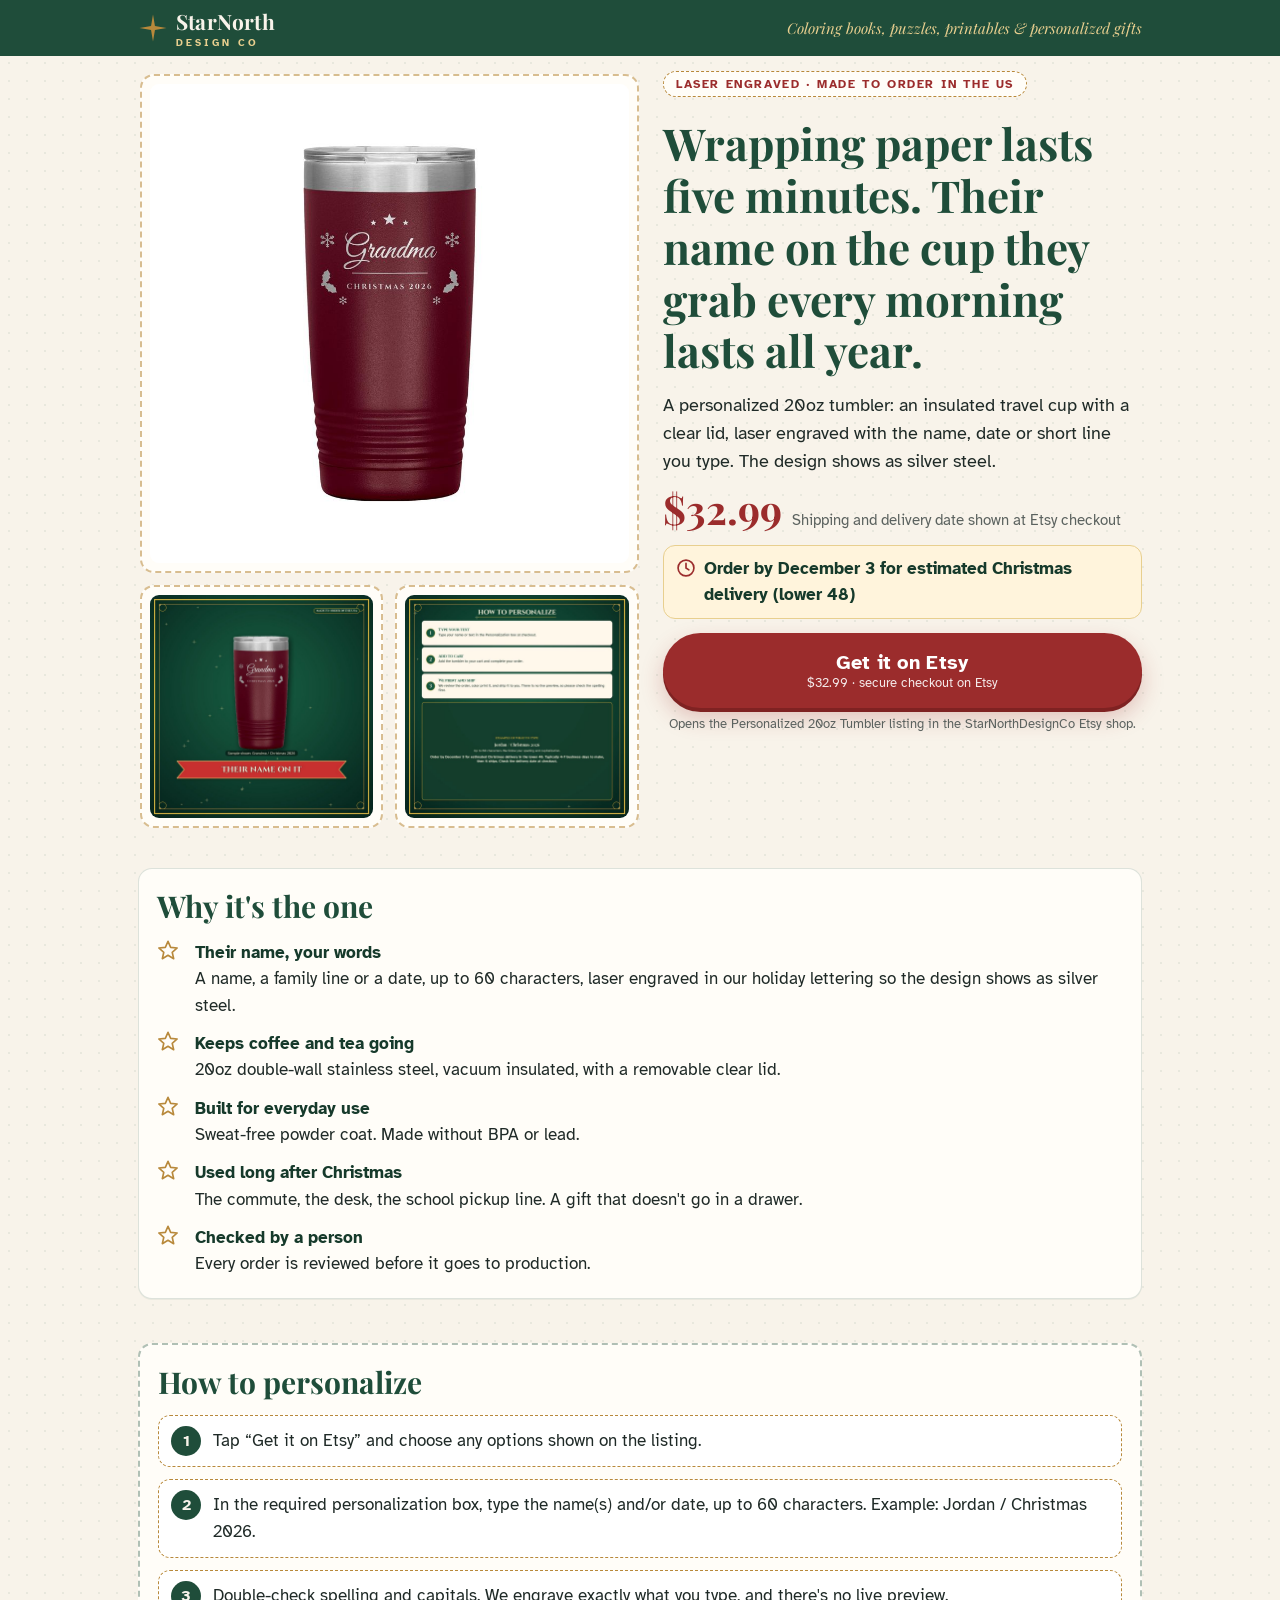
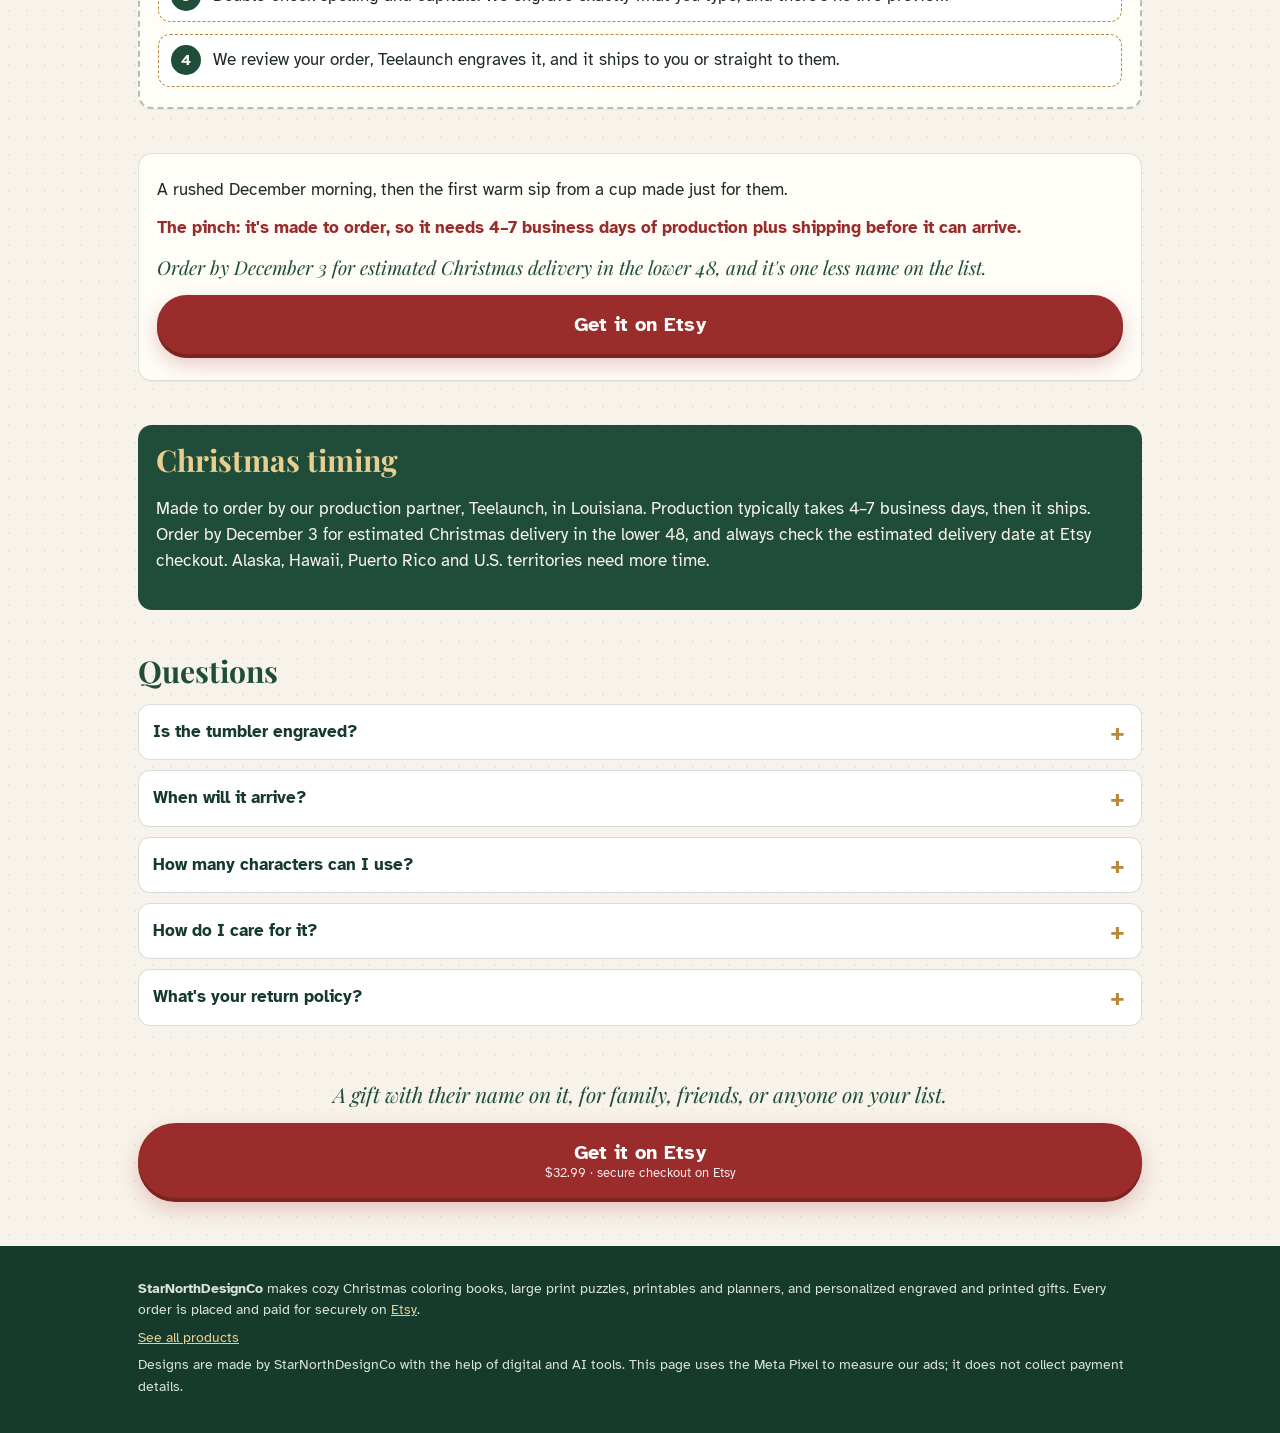
<file: personalized-tumbler-20oz/index.html>
<!doctype html>
<html lang="en"><head>
<meta charset="utf-8"><meta name="viewport" content="width=device-width,initial-scale=1,viewport-fit=cover">
<title>Personalized Tumbler 20oz, Custom Name Insulated Travel Cup with Lid | StarNorthDesignCo</title>
<meta name="description" content="Personalized 20oz tumbler, laser engraved with a custom name, date or short line so the design shows as silver steel. Double-wall insulated stainless steel with a clear lid. $32.99. Order by Dec 3 for estimated Christmas delivery.">
<meta name="theme-color" content="#1F4D3A">
<meta property="og:type" content="product"><meta property="og:title" content="Personalized Tumbler 20oz, Custom Name Insulated Travel Cup with Lid | StarNorthDesignCo">
<meta property="og:description" content="Personalized 20oz tumbler, laser engraved with a custom name, date or short line so the design shows as silver steel. Double-wall insulated stainless steel with a clear lid. $32.99. Order by Dec 3 for estimated Christmas delivery."><meta property="og:image" content="https://dburnett11155-rgb.github.io/starnorth-gifts/img/tumbler-20oz/1.jpg">
<link rel="canonical" href="https://dburnett11155-rgb.github.io/starnorth-gifts/personalized-tumbler-20oz/">
<link rel="preload" href="../assets/fonts/playfair-bold.woff2" as="font" type="font/woff2" crossorigin>
<link rel="stylesheet" href="../assets/style.css?v=20261118">
<link rel="icon" href="data:image/svg+xml,%3Csvg xmlns='http://www.w3.org/2000/svg' viewBox='0 0 40 40'%3E%3Cpath d='M20 2 L22.6 17.4 L38 20 L22.6 22.6 L20 38 L17.4 22.6 L2 20 L17.4 17.4 Z' fill='%23B8893B'/%3E%3C/svg%3E">
<script src="../config.js?v=20261118"></script>
<script src="../assets/pixel.js?v=20261118" defer></script>
<script type="application/ld+json">{"@context": "https://schema.org", "@type": "Product", "name": "Personalized 20oz Tumbler", "description": "A personalized 20oz tumbler: an insulated travel cup with a clear lid, laser engraved with the name, date or short line you type. The design shows as silver steel.", "image": ["https://dburnett11155-rgb.github.io/starnorth-gifts/img/tumbler-20oz/1.jpg"], "brand": {"@type": "Brand", "name": "StarNorthDesignCo"}, "sku": "4615159479", "offers": {"@type": "Offer", "price": "32.99", "priceCurrency": "USD", "availability": "https://schema.org/InStock", "url": "https://www.etsy.com/listing/4615159479"}}</script>
<script type="application/ld+json">{"@context": "https://schema.org", "@type": "FAQPage", "mainEntity": [{"@type": "Question", "name": "Is the tumbler engraved?", "acceptedAnswer": {"@type": "Answer", "text": "Yes. The 20oz tumbler is laser engraved from the text you send, so the design shows as silver steel."}}, {"@type": "Question", "name": "When will it arrive?", "acceptedAnswer": {"@type": "Answer", "text": "Made to order by our production partner, Teelaunch, in Louisiana. Production typically takes 4\u20137 business days, then it ships. Order by December 3 for estimated Christmas delivery in the lower 48, and always check the estimated delivery date at Etsy checkout. Alaska, Hawaii, Puerto Rico and U.S. territories need more time."}}, {"@type": "Question", "name": "How many characters can I use?", "acceptedAnswer": {"@type": "Answer", "text": "Up to 60 characters in the required personalization box. Example: Jordan / Christmas 2026, or a family last name and a short phrase. We follow your spelling and capitals exactly."}}, {"@type": "Question", "name": "How do I care for it?", "acceptedAnswer": {"@type": "Answer", "text": "Hand wash only. Do not microwave."}}, {"@type": "Question", "name": "What's your return policy?", "acceptedAnswer": {"@type": "Answer", "text": "Because each piece is made to order with your text, please read the Returns & exchanges section on the Etsy listing for the exact policy before you buy. If something arrives damaged, or we made a mistake with your text, message us on Etsy and we'll help."}}]}</script>
</head>
<body>
<header class="top"><div class="wrap">
<a class="brand" href="../"><svg width="30" height="30" viewBox="0 0 40 40" aria-hidden="true"><path d="M20 2 L22.6 17.4 L38 20 L22.6 22.6 L20 38 L17.4 22.6 L2 20 L17.4 17.4 Z" fill="#B8893B"/></svg><span><b>StarNorth</b><small>DESIGN CO</small></span></a>
<span class="tag">Coloring books, puzzles, printables &amp; personalized gifts</span>
</div></header>
<main>
<div class="hero"><div class="wrap grid">
 <div><div class="gallery"><figure><img src="../img/tumbler-20oz/1.jpg" alt="Personalized 20oz tumbler in burgundy, laser engraved with the name Grandma and Christmas 2026 in silver steel" width="900" height="900" fetchpriority="high" decoding="async"></figure><figure><img src="../img/tumbler-20oz/2.jpg" alt="Personalized 20oz tumbler with the words Their name on it" width="900" height="900" loading="lazy" decoding="async"></figure><figure><img src="../img/tumbler-20oz/3.jpg" alt="How to personalize the 20oz tumbler in three steps" width="900" height="900" loading="lazy" decoding="async"></figure></div><p class="hint">Swipe for more photos</p></div>
 <div>
  <span class="eyebrow">Laser engraved · made to order in the US</span>
  <h1>Wrapping paper lasts five minutes. Their name on the cup they grab every morning lasts all year.</h1>
  <p class="sub">A personalized 20oz tumbler: an insulated travel cup with a clear lid, laser engraved with the name, date or short line you type. The design shows as silver steel.</p>
  <div class="price"><strong>$32.99</strong><span>Shipping and delivery date shown at Etsy checkout</span></div>
  <div class="cutoff"><svg width="20" height="20" viewBox="0 0 24 24" aria-hidden="true"><circle cx="12" cy="12" r="9.5" fill="none" stroke="#9B2C2C" stroke-width="2"/><path d="M12 6.5V12l3.5 2.2" fill="none" stroke="#9B2C2C" stroke-width="2" stroke-linecap="round"/></svg><span>Order by December 3 for estimated Christmas delivery (lower 48)</span></div>
  <a class="btn" data-etsy data-listing="4615159479" data-name="Personalized 20oz Tumbler" data-price="32.99" data-placement="hero" href="https://www.etsy.com/listing/4615159479" rel="noopener">Get it on Etsy<small>$32.99 · secure checkout on Etsy</small></a>
  <p class="fine">Opens the Personalized 20oz Tumbler listing in the StarNorthDesignCo Etsy shop.</p>
 </div>
</div></div>
<section><div class="wrap"><div class="card"><h2>Why it's the one</h2><ul class="bul"><li><svg class="star" width="22" height="22" viewBox="0 0 24 24" aria-hidden="true"><path d="M12 1.5l2.9 6.6 7.1.6-5.4 4.7 1.6 7-6.2-3.7-6.2 3.7 1.6-7L2 8.7l7.1-.6z" fill="none" stroke="#B8893B" stroke-width="1.8" stroke-linejoin="round"/></svg><span><b>Their name, your words</b>A name, a family line or a date, up to 60 characters, laser engraved in our holiday lettering so the design shows as silver steel.</span></li><li><svg class="star" width="22" height="22" viewBox="0 0 24 24" aria-hidden="true"><path d="M12 1.5l2.9 6.6 7.1.6-5.4 4.7 1.6 7-6.2-3.7-6.2 3.7 1.6-7L2 8.7l7.1-.6z" fill="none" stroke="#B8893B" stroke-width="1.8" stroke-linejoin="round"/></svg><span><b>Keeps coffee and tea going</b>20oz double-wall stainless steel, vacuum insulated, with a removable clear lid.</span></li><li><svg class="star" width="22" height="22" viewBox="0 0 24 24" aria-hidden="true"><path d="M12 1.5l2.9 6.6 7.1.6-5.4 4.7 1.6 7-6.2-3.7-6.2 3.7 1.6-7L2 8.7l7.1-.6z" fill="none" stroke="#B8893B" stroke-width="1.8" stroke-linejoin="round"/></svg><span><b>Built for everyday use</b>Sweat-free powder coat. Made without BPA or lead.</span></li><li><svg class="star" width="22" height="22" viewBox="0 0 24 24" aria-hidden="true"><path d="M12 1.5l2.9 6.6 7.1.6-5.4 4.7 1.6 7-6.2-3.7-6.2 3.7 1.6-7L2 8.7l7.1-.6z" fill="none" stroke="#B8893B" stroke-width="1.8" stroke-linejoin="round"/></svg><span><b>Used long after Christmas</b>The commute, the desk, the school pickup line. A gift that doesn&#x27;t go in a drawer.</span></li><li><svg class="star" width="22" height="22" viewBox="0 0 24 24" aria-hidden="true"><path d="M12 1.5l2.9 6.6 7.1.6-5.4 4.7 1.6 7-6.2-3.7-6.2 3.7 1.6-7L2 8.7l7.1-.6z" fill="none" stroke="#B8893B" stroke-width="1.8" stroke-linejoin="round"/></svg><span><b>Checked by a person</b>Every order is reviewed before it goes to production.</span></li></ul></div></div></section>
<section><div class="wrap"><div class="card outline"><h2>How to personalize</h2><ol class="steps"><li>Tap “Get it on Etsy” and choose any options shown on the listing.</li><li>In the required personalization box, type the name(s) and/or date, up to 60 characters. Example: Jordan / Christmas 2026.</li><li>Double-check spelling and capitals. We engrave exactly what you type, and there&#x27;s no live preview.</li><li>We review your order, Teelaunch engraves it, and it ships to you or straight to them.</li></ol></div></div></section>
<section><div class="wrap"><div class="card swing"><p>A rushed December morning, then the first warm sip from a cup made just for them.</p><p class="pinch">The pinch: it&#x27;s made to order, so it needs 4–7 business days of production plus shipping before it can arrive.</p><p class="relief">Order by December 3 for estimated Christmas delivery in the lower 48, and it&#x27;s one less name on the list.</p><a class="btn" data-etsy data-listing="4615159479" data-name="Personalized 20oz Tumbler" data-price="32.99" data-placement="story" href="https://www.etsy.com/listing/4615159479" rel="noopener">Get it on Etsy</a></div></div></section>
<section><div class="wrap"><div class="timing"><h2>Christmas timing</h2><p>Made to order by our production partner, Teelaunch, in Louisiana. Production typically takes 4–7 business days, then it ships. Order by December 3 for estimated Christmas delivery in the lower 48, and always check the estimated delivery date at Etsy checkout. Alaska, Hawaii, Puerto Rico and U.S. territories need more time.</p></div></div></section>
<section><div class="wrap"><h2>Questions</h2><details><summary>Is the tumbler engraved?</summary><p>Yes. The 20oz tumbler is laser engraved from the text you send, so the design shows as silver steel.</p></details><details><summary>When will it arrive?</summary><p>Made to order by our production partner, Teelaunch, in Louisiana. Production typically takes 4–7 business days, then it ships. Order by December 3 for estimated Christmas delivery in the lower 48, and always check the estimated delivery date at Etsy checkout. Alaska, Hawaii, Puerto Rico and U.S. territories need more time.</p></details><details><summary>How many characters can I use?</summary><p>Up to 60 characters in the required personalization box. Example: Jordan / Christmas 2026, or a family last name and a short phrase. We follow your spelling and capitals exactly.</p></details><details><summary>How do I care for it?</summary><p>Hand wash only. Do not microwave.</p></details><details><summary>What&#x27;s your return policy?</summary><p>Because each piece is made to order with your text, please read the Returns &amp; exchanges section on the Etsy listing for the exact policy before you buy. If something arrives damaged, or we made a mistake with your text, message us on Etsy and we&#x27;ll help.</p></details></div></section>
<section><div class="wrap"><p class="core">A gift with their name on it, for family, friends, or anyone on your list.</p><a class="btn" data-etsy data-listing="4615159479" data-name="Personalized 20oz Tumbler" data-price="32.99" data-placement="bottom" href="https://www.etsy.com/listing/4615159479" rel="noopener">Get it on Etsy<small>$32.99 · secure checkout on Etsy</small></a></div></section>
</main>
<footer class="foot"><div class="wrap">
<p><b>StarNorthDesignCo</b> makes cozy Christmas coloring books, large print puzzles, printables and planners, and personalized engraved and printed gifts. Every order is placed and paid for securely on <a href="https://www.etsy.com/shop/StarNorthDesignCo" rel="noopener">Etsy</a>.</p>
<p><a href="../">See all products</a></p>
<p>Designs are made by StarNorthDesignCo with the help of digital and AI tools. This page uses the Meta Pixel to measure our ads; it does not collect payment details.</p>
</div></footer>
<div class="sticky"><div class="wrap"><div class="p">$32.99<small>Order by December 3 for estimated Christmas delivery (lower 48)</small></div><a class="btn" data-etsy data-listing="4615159479" data-name="Personalized 20oz Tumbler" data-price="32.99" data-placement="sticky" href="https://www.etsy.com/listing/4615159479" rel="noopener">Get it on Etsy</a></div></div>
</body></html>
</file>
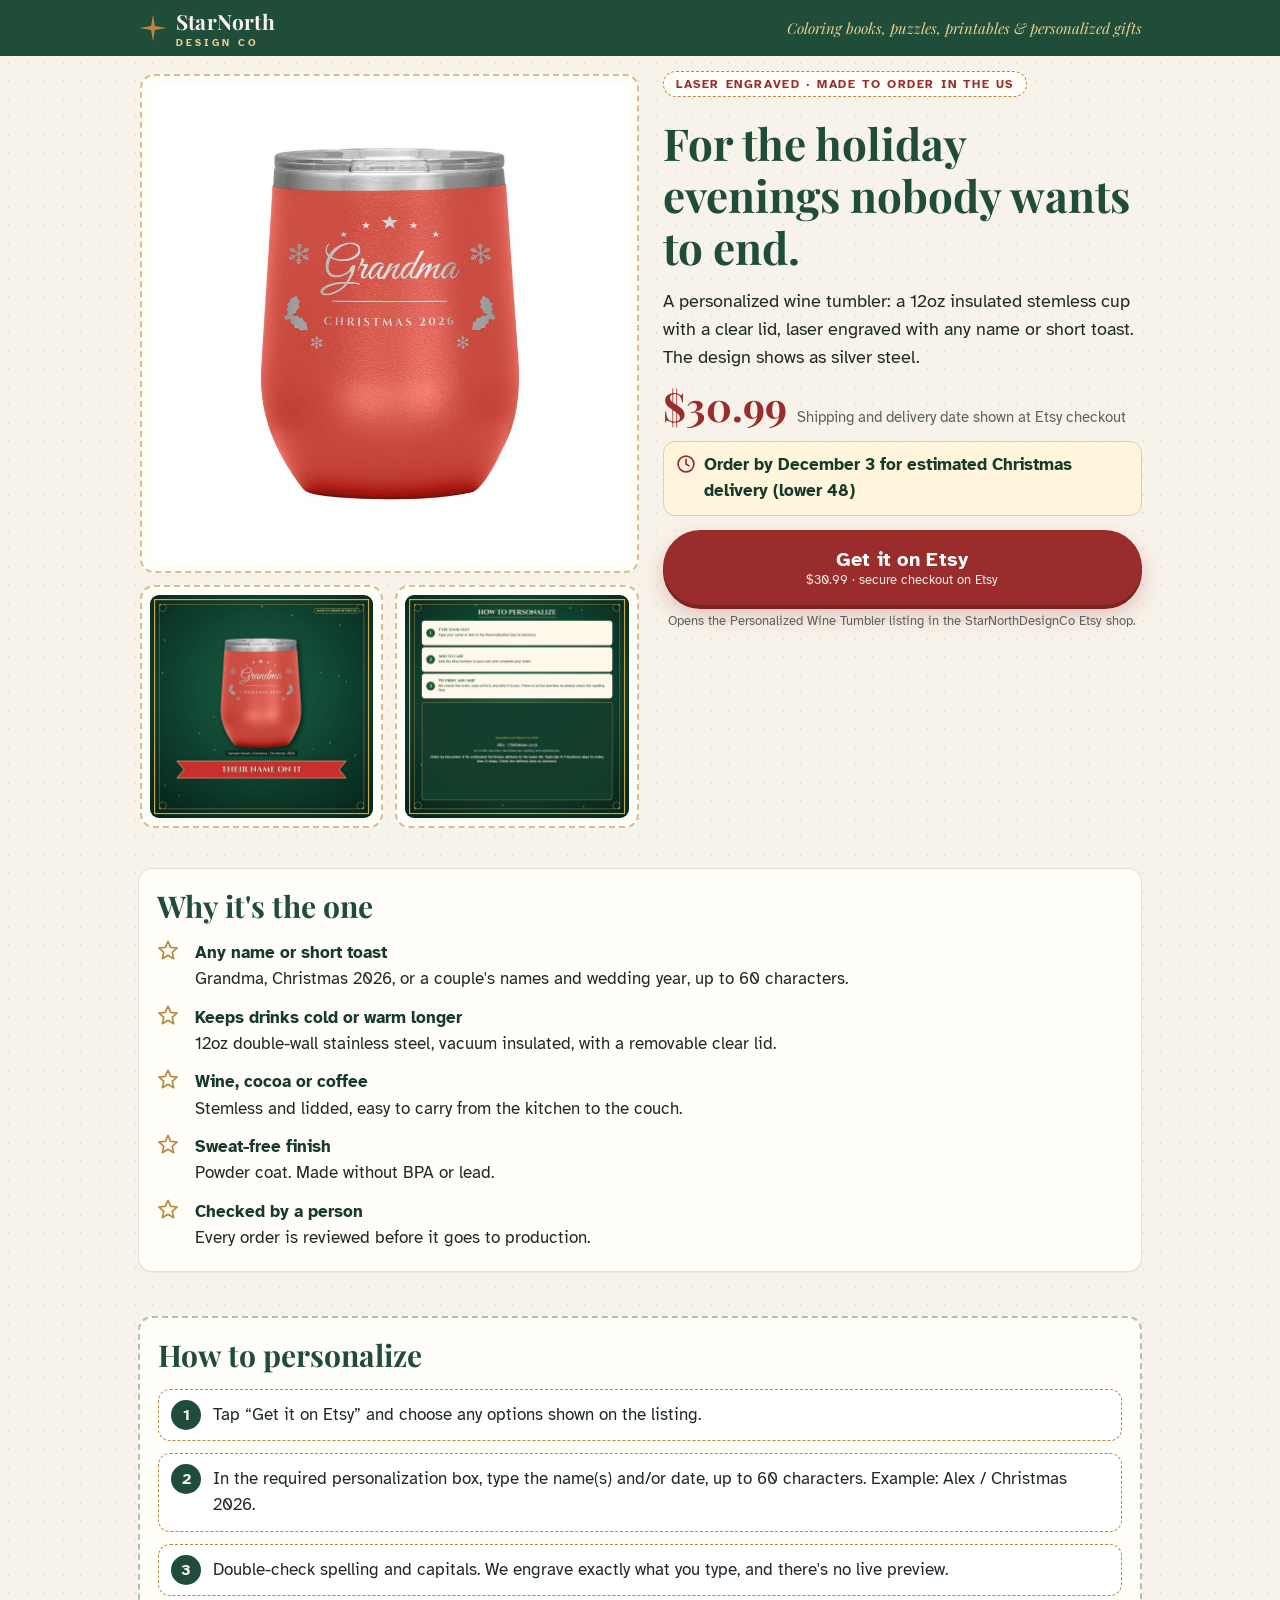
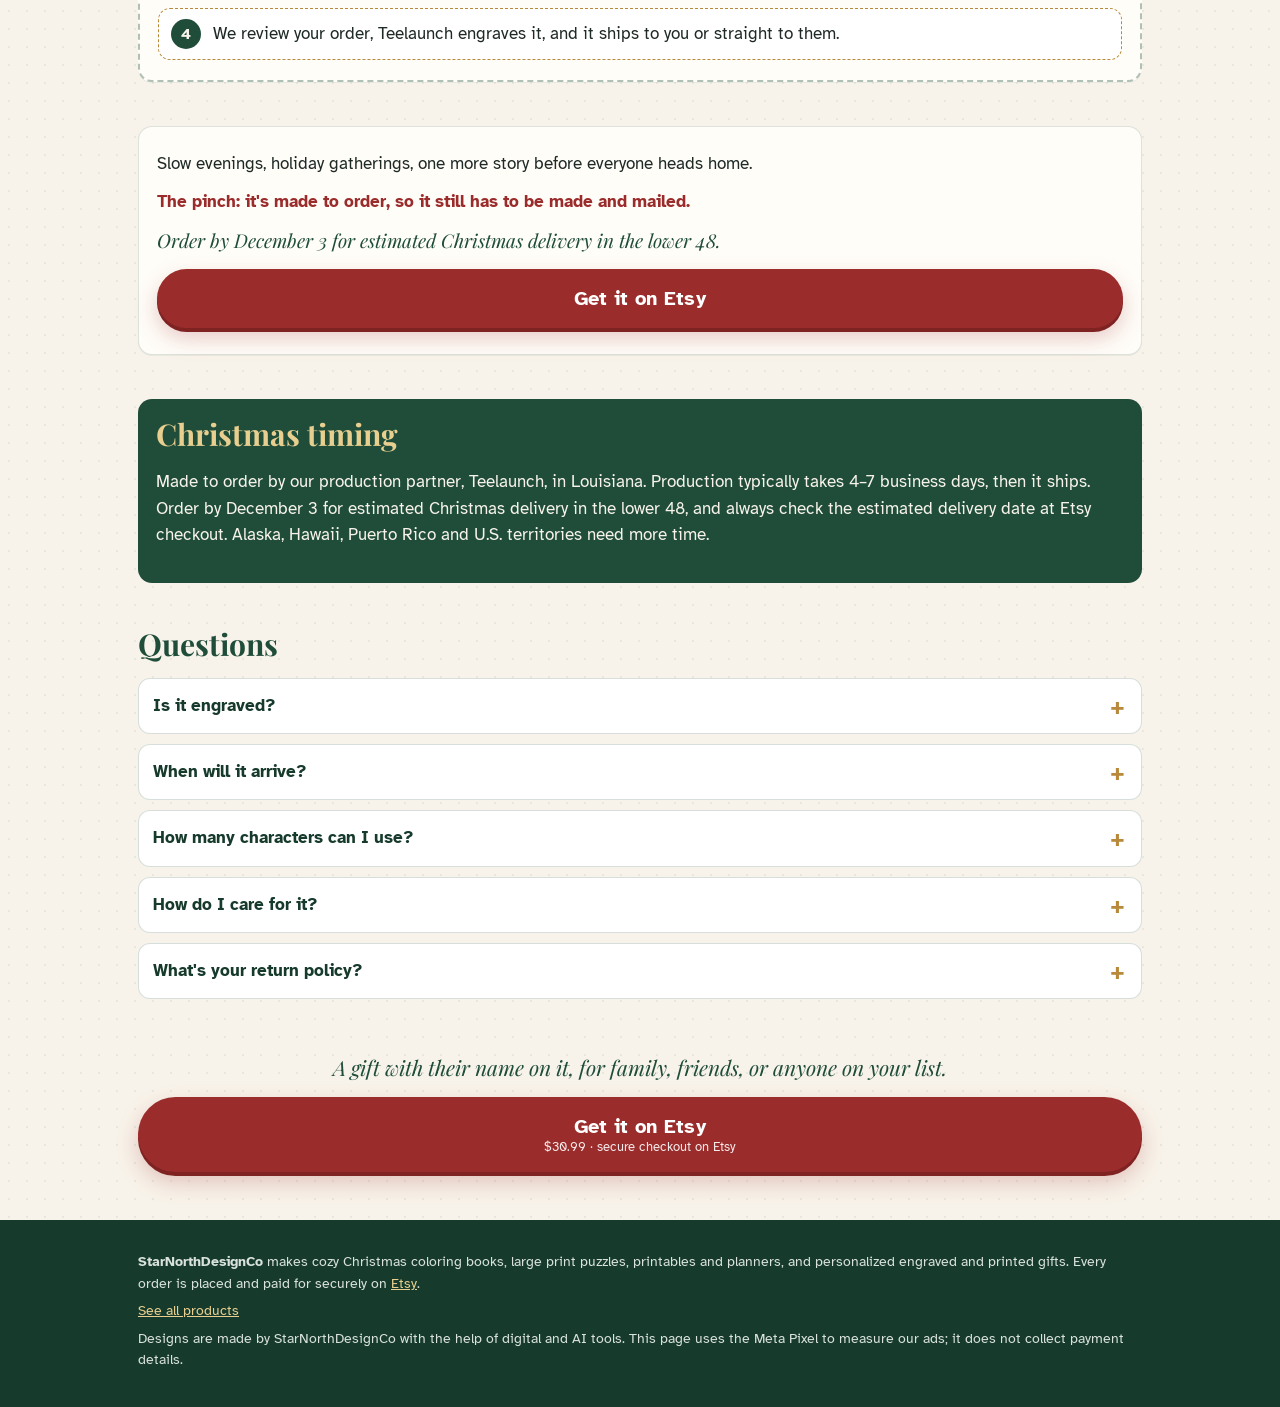
<file: personalized-wine-tumbler/index.html>
<!doctype html>
<html lang="en"><head>
<meta charset="utf-8"><meta name="viewport" content="width=device-width,initial-scale=1,viewport-fit=cover">
<title>Personalized Wine Tumbler, Custom Name 12oz Insulated Stemless Cup with Lid | StarNorthDesignCo</title>
<meta name="description" content="Personalized 12oz wine tumbler, laser engraved with any name or short toast so the design shows as silver steel. Insulated stainless steel with a clear lid. $30.99. Order by Dec 3 for estimated Christmas delivery.">
<meta name="theme-color" content="#1F4D3A">
<meta property="og:type" content="product"><meta property="og:title" content="Personalized Wine Tumbler, Custom Name 12oz Insulated Stemless Cup with Lid | StarNorthDesignCo">
<meta property="og:description" content="Personalized 12oz wine tumbler, laser engraved with any name or short toast so the design shows as silver steel. Insulated stainless steel with a clear lid. $30.99. Order by Dec 3 for estimated Christmas delivery."><meta property="og:image" content="https://dburnett11155-rgb.github.io/starnorth-gifts/img/wine-tumbler/1.jpg">
<link rel="canonical" href="https://dburnett11155-rgb.github.io/starnorth-gifts/personalized-wine-tumbler/">
<link rel="preload" href="../assets/fonts/playfair-bold.woff2" as="font" type="font/woff2" crossorigin>
<link rel="stylesheet" href="../assets/style.css?v=20261118">
<link rel="icon" href="data:image/svg+xml,%3Csvg xmlns='http://www.w3.org/2000/svg' viewBox='0 0 40 40'%3E%3Cpath d='M20 2 L22.6 17.4 L38 20 L22.6 22.6 L20 38 L17.4 22.6 L2 20 L17.4 17.4 Z' fill='%23B8893B'/%3E%3C/svg%3E">
<script src="../config.js?v=20261118"></script>
<script src="../assets/pixel.js?v=20261118" defer></script>
<script type="application/ld+json">{"@context": "https://schema.org", "@type": "Product", "name": "Personalized Wine Tumbler 12oz", "description": "A personalized wine tumbler: a 12oz insulated stemless cup with a clear lid, laser engraved with any name or short toast. The design shows as silver steel.", "image": ["https://dburnett11155-rgb.github.io/starnorth-gifts/img/wine-tumbler/1.jpg"], "brand": {"@type": "Brand", "name": "StarNorthDesignCo"}, "sku": "4615161707", "offers": {"@type": "Offer", "price": "30.99", "priceCurrency": "USD", "availability": "https://schema.org/InStock", "url": "https://www.etsy.com/listing/4615161707"}}</script>
<script type="application/ld+json">{"@context": "https://schema.org", "@type": "FAQPage", "mainEntity": [{"@type": "Question", "name": "Is it engraved?", "acceptedAnswer": {"@type": "Answer", "text": "Yes. The wine tumbler is laser engraved from the text you send, so the design shows as silver steel."}}, {"@type": "Question", "name": "When will it arrive?", "acceptedAnswer": {"@type": "Answer", "text": "Made to order by our production partner, Teelaunch, in Louisiana. Production typically takes 4\u20137 business days, then it ships. Order by December 3 for estimated Christmas delivery in the lower 48, and always check the estimated delivery date at Etsy checkout. Alaska, Hawaii, Puerto Rico and U.S. territories need more time."}}, {"@type": "Question", "name": "How many characters can I use?", "acceptedAnswer": {"@type": "Answer", "text": "Up to 60 characters. Example: Alex / Christmas 2026, or a first name and a wedding year."}}, {"@type": "Question", "name": "How do I care for it?", "acceptedAnswer": {"@type": "Answer", "text": "Hand wash only. Do not microwave."}}, {"@type": "Question", "name": "What's your return policy?", "acceptedAnswer": {"@type": "Answer", "text": "Because each piece is made to order with your text, please read the Returns & exchanges section on the Etsy listing for the exact policy before you buy. If something arrives damaged, or we made a mistake with your text, message us on Etsy and we'll help."}}]}</script>
</head>
<body>
<header class="top"><div class="wrap">
<a class="brand" href="../"><svg width="30" height="30" viewBox="0 0 40 40" aria-hidden="true"><path d="M20 2 L22.6 17.4 L38 20 L22.6 22.6 L20 38 L17.4 22.6 L2 20 L17.4 17.4 Z" fill="#B8893B"/></svg><span><b>StarNorth</b><small>DESIGN CO</small></span></a>
<span class="tag">Coloring books, puzzles, printables &amp; personalized gifts</span>
</div></header>
<main>
<div class="hero"><div class="wrap grid">
 <div><div class="gallery"><figure><img src="../img/wine-tumbler/1.jpg" alt="Personalized 12oz wine tumbler in coral, laser engraved with Grandma and Christmas 2026 in silver steel" width="900" height="900" fetchpriority="high" decoding="async"></figure><figure><img src="../img/wine-tumbler/2.jpg" alt="Personalized wine tumbler with the words Their name on it" width="900" height="900" loading="lazy" decoding="async"></figure><figure><img src="../img/wine-tumbler/3.jpg" alt="How to personalize the wine tumbler in three steps" width="900" height="900" loading="lazy" decoding="async"></figure></div><p class="hint">Swipe for more photos</p></div>
 <div>
  <span class="eyebrow">Laser engraved · made to order in the US</span>
  <h1>For the holiday evenings nobody wants to end.</h1>
  <p class="sub">A personalized wine tumbler: a 12oz insulated stemless cup with a clear lid, laser engraved with any name or short toast. The design shows as silver steel.</p>
  <div class="price"><strong>$30.99</strong><span>Shipping and delivery date shown at Etsy checkout</span></div>
  <div class="cutoff"><svg width="20" height="20" viewBox="0 0 24 24" aria-hidden="true"><circle cx="12" cy="12" r="9.5" fill="none" stroke="#9B2C2C" stroke-width="2"/><path d="M12 6.5V12l3.5 2.2" fill="none" stroke="#9B2C2C" stroke-width="2" stroke-linecap="round"/></svg><span>Order by December 3 for estimated Christmas delivery (lower 48)</span></div>
  <a class="btn" data-etsy data-listing="4615161707" data-name="Personalized Wine Tumbler" data-price="30.99" data-placement="hero" href="https://www.etsy.com/listing/4615161707" rel="noopener">Get it on Etsy<small>$30.99 · secure checkout on Etsy</small></a>
  <p class="fine">Opens the Personalized Wine Tumbler listing in the StarNorthDesignCo Etsy shop.</p>
 </div>
</div></div>
<section><div class="wrap"><div class="card"><h2>Why it's the one</h2><ul class="bul"><li><svg class="star" width="22" height="22" viewBox="0 0 24 24" aria-hidden="true"><path d="M12 1.5l2.9 6.6 7.1.6-5.4 4.7 1.6 7-6.2-3.7-6.2 3.7 1.6-7L2 8.7l7.1-.6z" fill="none" stroke="#B8893B" stroke-width="1.8" stroke-linejoin="round"/></svg><span><b>Any name or short toast</b>Grandma, Christmas 2026, or a couple&#x27;s names and wedding year, up to 60 characters.</span></li><li><svg class="star" width="22" height="22" viewBox="0 0 24 24" aria-hidden="true"><path d="M12 1.5l2.9 6.6 7.1.6-5.4 4.7 1.6 7-6.2-3.7-6.2 3.7 1.6-7L2 8.7l7.1-.6z" fill="none" stroke="#B8893B" stroke-width="1.8" stroke-linejoin="round"/></svg><span><b>Keeps drinks cold or warm longer</b>12oz double-wall stainless steel, vacuum insulated, with a removable clear lid.</span></li><li><svg class="star" width="22" height="22" viewBox="0 0 24 24" aria-hidden="true"><path d="M12 1.5l2.9 6.6 7.1.6-5.4 4.7 1.6 7-6.2-3.7-6.2 3.7 1.6-7L2 8.7l7.1-.6z" fill="none" stroke="#B8893B" stroke-width="1.8" stroke-linejoin="round"/></svg><span><b>Wine, cocoa or coffee</b>Stemless and lidded, easy to carry from the kitchen to the couch.</span></li><li><svg class="star" width="22" height="22" viewBox="0 0 24 24" aria-hidden="true"><path d="M12 1.5l2.9 6.6 7.1.6-5.4 4.7 1.6 7-6.2-3.7-6.2 3.7 1.6-7L2 8.7l7.1-.6z" fill="none" stroke="#B8893B" stroke-width="1.8" stroke-linejoin="round"/></svg><span><b>Sweat-free finish</b>Powder coat. Made without BPA or lead.</span></li><li><svg class="star" width="22" height="22" viewBox="0 0 24 24" aria-hidden="true"><path d="M12 1.5l2.9 6.6 7.1.6-5.4 4.7 1.6 7-6.2-3.7-6.2 3.7 1.6-7L2 8.7l7.1-.6z" fill="none" stroke="#B8893B" stroke-width="1.8" stroke-linejoin="round"/></svg><span><b>Checked by a person</b>Every order is reviewed before it goes to production.</span></li></ul></div></div></section>
<section><div class="wrap"><div class="card outline"><h2>How to personalize</h2><ol class="steps"><li>Tap “Get it on Etsy” and choose any options shown on the listing.</li><li>In the required personalization box, type the name(s) and/or date, up to 60 characters. Example: Alex / Christmas 2026.</li><li>Double-check spelling and capitals. We engrave exactly what you type, and there&#x27;s no live preview.</li><li>We review your order, Teelaunch engraves it, and it ships to you or straight to them.</li></ol></div></div></section>
<section><div class="wrap"><div class="card swing"><p>Slow evenings, holiday gatherings, one more story before everyone heads home.</p><p class="pinch">The pinch: it&#x27;s made to order, so it still has to be made and mailed.</p><p class="relief">Order by December 3 for estimated Christmas delivery in the lower 48.</p><a class="btn" data-etsy data-listing="4615161707" data-name="Personalized Wine Tumbler" data-price="30.99" data-placement="story" href="https://www.etsy.com/listing/4615161707" rel="noopener">Get it on Etsy</a></div></div></section>
<section><div class="wrap"><div class="timing"><h2>Christmas timing</h2><p>Made to order by our production partner, Teelaunch, in Louisiana. Production typically takes 4–7 business days, then it ships. Order by December 3 for estimated Christmas delivery in the lower 48, and always check the estimated delivery date at Etsy checkout. Alaska, Hawaii, Puerto Rico and U.S. territories need more time.</p></div></div></section>
<section><div class="wrap"><h2>Questions</h2><details><summary>Is it engraved?</summary><p>Yes. The wine tumbler is laser engraved from the text you send, so the design shows as silver steel.</p></details><details><summary>When will it arrive?</summary><p>Made to order by our production partner, Teelaunch, in Louisiana. Production typically takes 4–7 business days, then it ships. Order by December 3 for estimated Christmas delivery in the lower 48, and always check the estimated delivery date at Etsy checkout. Alaska, Hawaii, Puerto Rico and U.S. territories need more time.</p></details><details><summary>How many characters can I use?</summary><p>Up to 60 characters. Example: Alex / Christmas 2026, or a first name and a wedding year.</p></details><details><summary>How do I care for it?</summary><p>Hand wash only. Do not microwave.</p></details><details><summary>What&#x27;s your return policy?</summary><p>Because each piece is made to order with your text, please read the Returns &amp; exchanges section on the Etsy listing for the exact policy before you buy. If something arrives damaged, or we made a mistake with your text, message us on Etsy and we&#x27;ll help.</p></details></div></section>
<section><div class="wrap"><p class="core">A gift with their name on it, for family, friends, or anyone on your list.</p><a class="btn" data-etsy data-listing="4615161707" data-name="Personalized Wine Tumbler" data-price="30.99" data-placement="bottom" href="https://www.etsy.com/listing/4615161707" rel="noopener">Get it on Etsy<small>$30.99 · secure checkout on Etsy</small></a></div></section>
</main>
<footer class="foot"><div class="wrap">
<p><b>StarNorthDesignCo</b> makes cozy Christmas coloring books, large print puzzles, printables and planners, and personalized engraved and printed gifts. Every order is placed and paid for securely on <a href="https://www.etsy.com/shop/StarNorthDesignCo" rel="noopener">Etsy</a>.</p>
<p><a href="../">See all products</a></p>
<p>Designs are made by StarNorthDesignCo with the help of digital and AI tools. This page uses the Meta Pixel to measure our ads; it does not collect payment details.</p>
</div></footer>
<div class="sticky"><div class="wrap"><div class="p">$30.99<small>Order by December 3 for estimated Christmas delivery (lower 48)</small></div><a class="btn" data-etsy data-listing="4615161707" data-name="Personalized Wine Tumbler" data-price="30.99" data-placement="sticky" href="https://www.etsy.com/listing/4615161707" rel="noopener">Get it on Etsy</a></div></div>
</body></html>
</file>
<file: assets/style.css>
@font-face{font-family:"Playfair";src:url(fonts/playfair-bold.woff2) format("woff2");font-weight:700;font-display:swap}
@font-face{font-family:"Playfair";src:url(fonts/playfair-italic.woff2) format("woff2");font-style:italic;font-weight:400;font-display:swap}
@font-face{font-family:"Atkinson";src:url(fonts/atkinson.woff2) format("woff2");font-weight:400;font-display:swap}
@font-face{font-family:"Atkinson";src:url(fonts/atkinson-bold.woff2) format("woff2");font-weight:700;font-display:swap}
:root{--green:#1F4D3A;--green-d:#163a2b;--gold:#B8893B;--gold-l:#E8CF8F;--red:#9B2C2C;--red-d:#7f2222;--cream:#F8F3EA;--paper:#fffdf8;--ink:#1F2A27;--muted:#5b625f;--r:14px}
*{box-sizing:border-box}
html{-webkit-text-size-adjust:100%}
body{margin:0;font:400 17px/1.55 Atkinson,system-ui,-apple-system,"Segoe UI",Roboto,sans-serif;color:var(--ink);
 background:var(--cream) radial-gradient(rgba(31,77,58,.07) 1px,transparent 1.2px) 0 0/18px 18px;padding-bottom:84px}
img{max-width:100%;height:auto;display:block}
a{color:var(--green)}
h1,h2,h3{font-family:Playfair,Georgia,serif;font-weight:700;line-height:1.18;color:var(--green);margin:0 0 .5em}
.wrap{max-width:1040px;margin:0 auto;padding:0 18px}
.top{background:var(--green);color:var(--cream)}
.top .wrap{display:flex;align-items:center;gap:10px;min-height:56px}
.brand{display:flex;align-items:center;gap:8px;color:var(--cream);text-decoration:none}
.brand b{font:700 21px Playfair,Georgia,serif;letter-spacing:.2px}
.brand small{font:700 10px Atkinson,sans-serif;letter-spacing:3px;color:var(--gold-l);display:block;margin-top:-3px}
.tag{margin-left:auto;font:italic 400 13px Playfair,Georgia,serif;color:var(--gold-l);text-align:right;max-width:52%}
.hero{padding:14px 0 8px}
.grid{display:grid;gap:22px}
.eyebrow{display:inline-block;font:700 12px Atkinson,sans-serif;letter-spacing:1.6px;text-transform:uppercase;color:var(--red);border:1.5px dashed var(--gold);border-radius:999px;padding:5px 12px;background:var(--paper)}
h1{font-size:clamp(28px,7.4vw,44px);margin:.45em 0 .35em}
.sub{font-size:18px;color:var(--ink);margin:0 0 14px}
.price{display:flex;align-items:baseline;gap:10px;flex-wrap:wrap;margin:6px 0 4px}
.price strong{font:700 40px/1 Playfair,Georgia,serif;color:var(--red)}
.price span{font-size:15px;color:var(--muted)}
.cutoff{display:flex;gap:8px;align-items:flex-start;background:#fff4dc;border:1.5px solid var(--gold-l);border-radius:12px;padding:10px 12px;margin:12px 0;font-weight:700;color:var(--green-d)}
.cutoff svg{flex:none;margin-top:2px}
.btn{display:block;text-align:center;text-decoration:none;font:700 20px Atkinson,sans-serif;letter-spacing:.3px;color:#fff;background:var(--red);
 border-radius:999px;padding:17px 22px;box-shadow:0 4px 0 var(--red-d),0 10px 22px rgba(155,44,44,.25);margin:14px 0 6px;transition:transform .08s}
.btn:active{transform:translateY(2px);box-shadow:0 2px 0 var(--red-d)}
.btn small{display:block;font-size:13px;font-weight:400;opacity:.9;letter-spacing:0}
.fine{font-size:13px;color:var(--muted);text-align:center;margin:4px 0 0}
.gallery{display:flex;gap:12px;overflow-x:auto;scroll-snap-type:x mandatory;padding:4px 2px 10px;-webkit-overflow-scrolling:touch}
.gallery figure{flex:0 0 80%;margin:0;scroll-snap-align:center;background:var(--paper);border:2px dashed rgba(184,137,59,.55);border-radius:var(--r);padding:8px}
.gallery img{border-radius:9px;width:100%;aspect-ratio:1/1;object-fit:contain;background:#fff}
.hint{font-size:13px;color:var(--muted);text-align:center;margin:0}
section{padding:22px 0}
.card{background:var(--paper);border:1.5px solid rgba(31,77,58,.15);border-radius:var(--r);padding:20px 18px;box-shadow:0 1px 0 rgba(31,77,58,.06)}
.card.outline{border:2px dashed rgba(31,77,58,.35)}
h2{font-size:clamp(23px,5.6vw,30px)}
.bul{list-style:none;padding:0;margin:0;display:grid;gap:12px}
.bul li{display:grid;grid-template-columns:28px 1fr;gap:10px;align-items:start}
.bul b{display:block;color:var(--green-d)}
.star{color:var(--gold)}
.steps{counter-reset:s;list-style:none;padding:0;margin:0;display:grid;gap:12px}
.steps li{counter-increment:s;position:relative;padding:12px 12px 12px 54px;background:#fff;border:1.5px dashed var(--gold);border-radius:12px}
.steps li:before{content:counter(s);position:absolute;left:12px;top:10px;width:30px;height:30px;border-radius:50%;background:var(--green);color:var(--cream);font:700 16px/30px Atkinson,sans-serif;text-align:center}
.swing p{margin:.2em 0 .7em}
.swing .pinch{color:var(--red);font-weight:700}
.swing .relief{font:italic 400 19px/1.45 Playfair,Georgia,serif;color:var(--green)}
.timing{background:var(--green);color:var(--cream);border-radius:var(--r);padding:18px}
.timing h2{color:var(--gold-l)}
details{background:#fff;border:1.5px solid rgba(31,77,58,.18);border-radius:12px;margin:0 0 10px;padding:0 14px}
summary{cursor:pointer;font-weight:700;padding:14px 26px 14px 0;list-style:none;position:relative;color:var(--green-d)}
summary::-webkit-details-marker{display:none}
summary:after{content:"+";position:absolute;right:2px;top:9px;font-size:24px;color:var(--gold)}
details[open] summary:after{content:"–"}
details p{margin:0 0 14px}
.core{text-align:center;font:italic 400 21px/1.4 Playfair,Georgia,serif;color:var(--green);margin:0 auto 6px;max-width:620px}
.foot{background:var(--green-d);color:#d9e2dd;font-size:14px;padding:26px 0 30px;margin-top:20px}
.foot a{color:var(--gold-l)}
.foot p{margin:.4em 0}
.sticky{position:fixed;left:0;right:0;bottom:0;z-index:20;background:rgba(255,253,248,.97);border-top:2px solid var(--gold-l);box-shadow:0 -6px 18px rgba(0,0,0,.08);padding:10px 14px calc(10px + env(safe-area-inset-bottom))}
.sticky .wrap{display:flex;align-items:center;gap:12px;padding:0}
.sticky .p{font:700 24px Playfair,Georgia,serif;color:var(--red);white-space:nowrap}
.sticky .p small{display:block;font:400 11px Atkinson,sans-serif;color:var(--muted);max-width:120px;white-space:normal;line-height:1.2}
.sticky .btn{flex:1;margin:0;padding:13px 16px;font-size:17px}
/* index */
.cards{display:grid;gap:16px;grid-template-columns:1fr}
.pcard{display:grid;grid-template-columns:112px 1fr;gap:12px;align-items:center;text-decoration:none;color:var(--ink);background:var(--paper);border:2px dashed rgba(184,137,59,.5);border-radius:var(--r);padding:10px}
.pcard img{border-radius:9px;background:#fff;aspect-ratio:1/1;object-fit:contain}
.pcard h3{font-size:18px;margin:0 0 4px}
.pcard .pp{color:var(--red);font-weight:700}
.pcard .k{font-size:12px;letter-spacing:1.2px;text-transform:uppercase;color:var(--muted)}
.featured{border-color:var(--red)}
@media(min-width:760px){
 body{padding-bottom:0}
 .grid{grid-template-columns:1.05fr 1fr;align-items:start}
 .gallery{display:grid;grid-template-columns:1fr 1fr;overflow:visible}
 .gallery figure{flex:none}
 .gallery figure:first-child{grid-column:1/-1}
 .hint{display:none}
 .sticky{display:none}
 .cards{grid-template-columns:1fr 1fr}
 .tag{font-size:15px}
}
</file>
